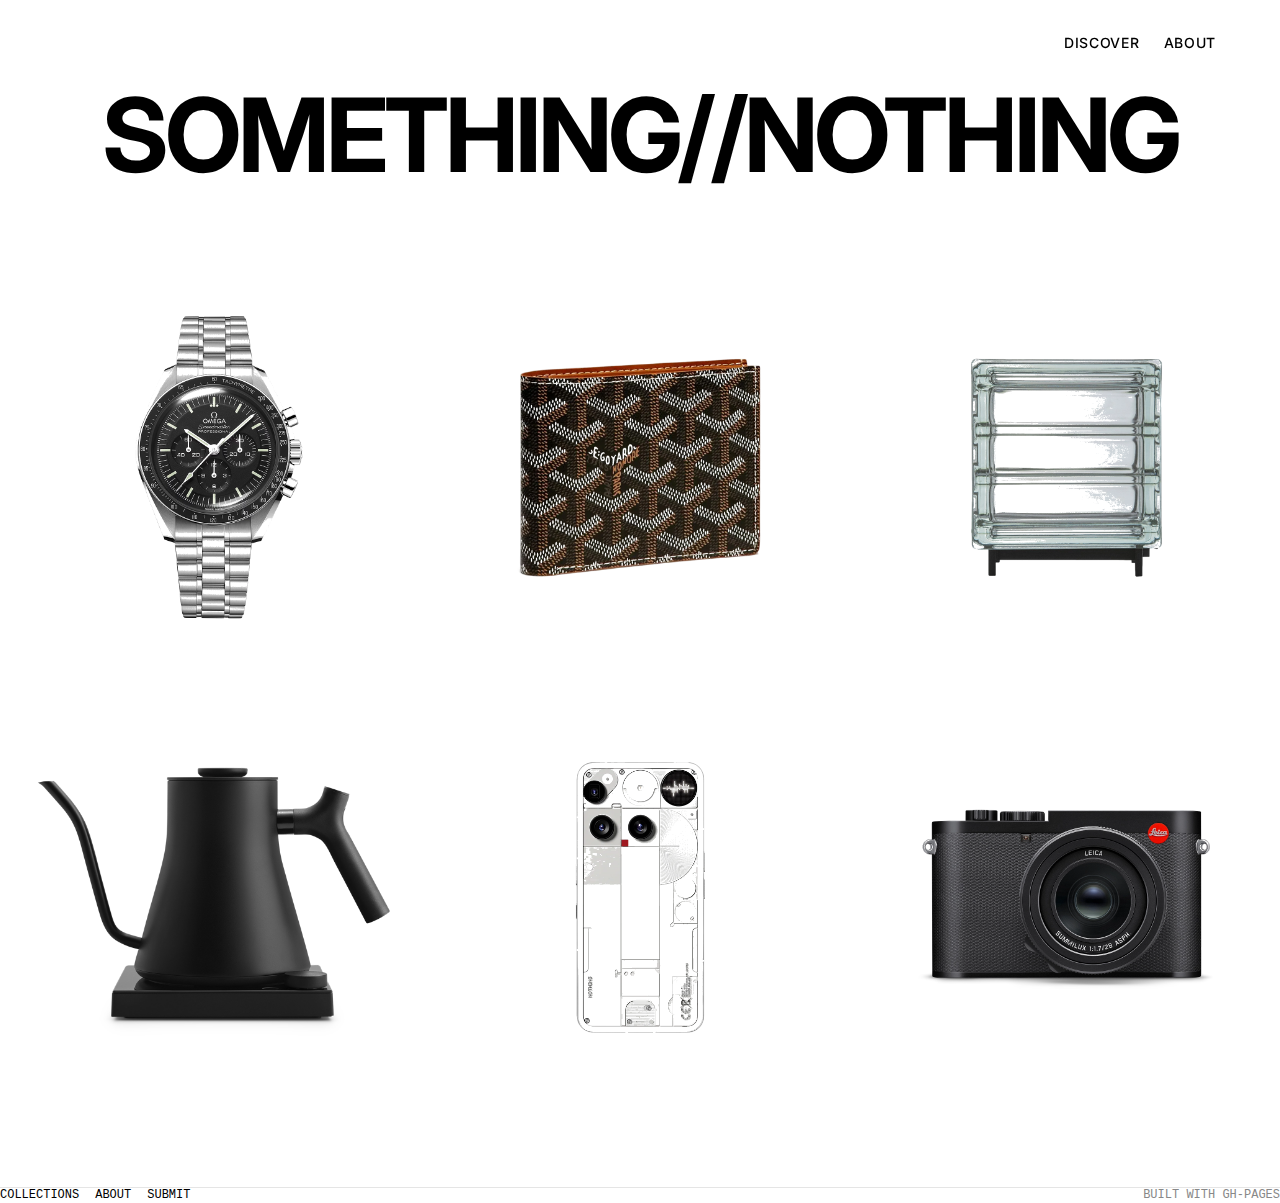
<file: index.html>
<!DOCTYPE html>
<html lang="en">

<head>
  <meta charset="UTF-8">
  <meta name="viewport" content="width=device-width, initial-scale=1.0">
  <title>something//nothing</title>
  <meta name="description" content="A curated directory of intentional essentials.">
  <link rel="stylesheet" href="swiss-minimalist.css">
  <link rel="icon" href="assets/favicon-ma.svg" type="image/svg+xml">
</head>

<body>

  <!-- Header -->
  <div id="header-bg" class="header-bg"></div>
  <header class="header" id="site-header">
    <a href="index.html" class="logo" id="header-logo">something//nothing</a>

    <nav class="header-nav">
      <a href="index.html">Discover</a>
      <a href="about.html">About</a>
    </nav>
  </header>

  <!-- Hero (spacer for fixed header) -->
  <section class="hero" id="hero-section"></section>

  <!-- Main Grid -->
  <main class="container">
    <div class="essentials-grid" id="product-grid">

      <!-- Item 1 -->
      <article class="product-item" data-category="carry">
        <div class="image-container">
          <img src="assets/omega-speedmaster.webp" alt="Omega Speedmaster" loading="lazy">
        </div>
        <div class="product-info">Omega Speedmaster</div>
      </article>

      <!-- Item 2 -->
      <article class="product-item" data-category="carry">
        <div class="image-container">
          <img src="assets/goyard-wallet.webp" alt="Goyard Saint Florentin" loading="lazy">
        </div>
        <div class="product-info">Goyard Wallet</div>
      </article>

      <!-- Item 3 -->
      <article class="product-item" data-category="home">
        <div class="image-container">
          <img src="assets/doric-lamp.webp" alt="Kismas Doric Lamp 01" loading="lazy">
        </div>
        <div class="product-info">Kismas Doric Lamp</div>
      </article>

      <!-- Item 4 -->
      <article class="product-item" data-category="home">
        <div class="image-container">
          <img src="assets/fellow-stagg.webp" alt="Fellow Stagg EKG" loading="lazy">
        </div>
        <div class="product-info">Fellow Stagg EKG</div>
      </article>

      <!-- Item 5 -->
      <article class="product-item" data-category="tech">
        <div class="image-container">
          <img src="assets/nothing-phone.webp" alt="Nothing Phone (3)" loading="lazy">
        </div>
        <div class="product-info">Nothing Phone (3)</div>
      </article>

      <!-- Item 6 -->
      <article class="product-item" data-category="tech">
        <div class="image-container">
          <img src="assets/leica-q3.webp" alt="Leica Q3" loading="lazy">
        </div>
        <div class="product-info">Leica Q3</div>
      </article>

    </div>
  </main>



  <!-- Footer -->
  <footer class="footer">
    <div class="footer-links">
      <a href="#">Collections</a>
      <a href="about.html">About</a>
      <a href="#">Submit</a>
    </div>
    <div class="footer-meta text-mono">
      BUILT WITH GH-PAGES
    </div>
  </footer>

  <script src="swiss-minimalist.js"></script>
</body>

</html>
</file>
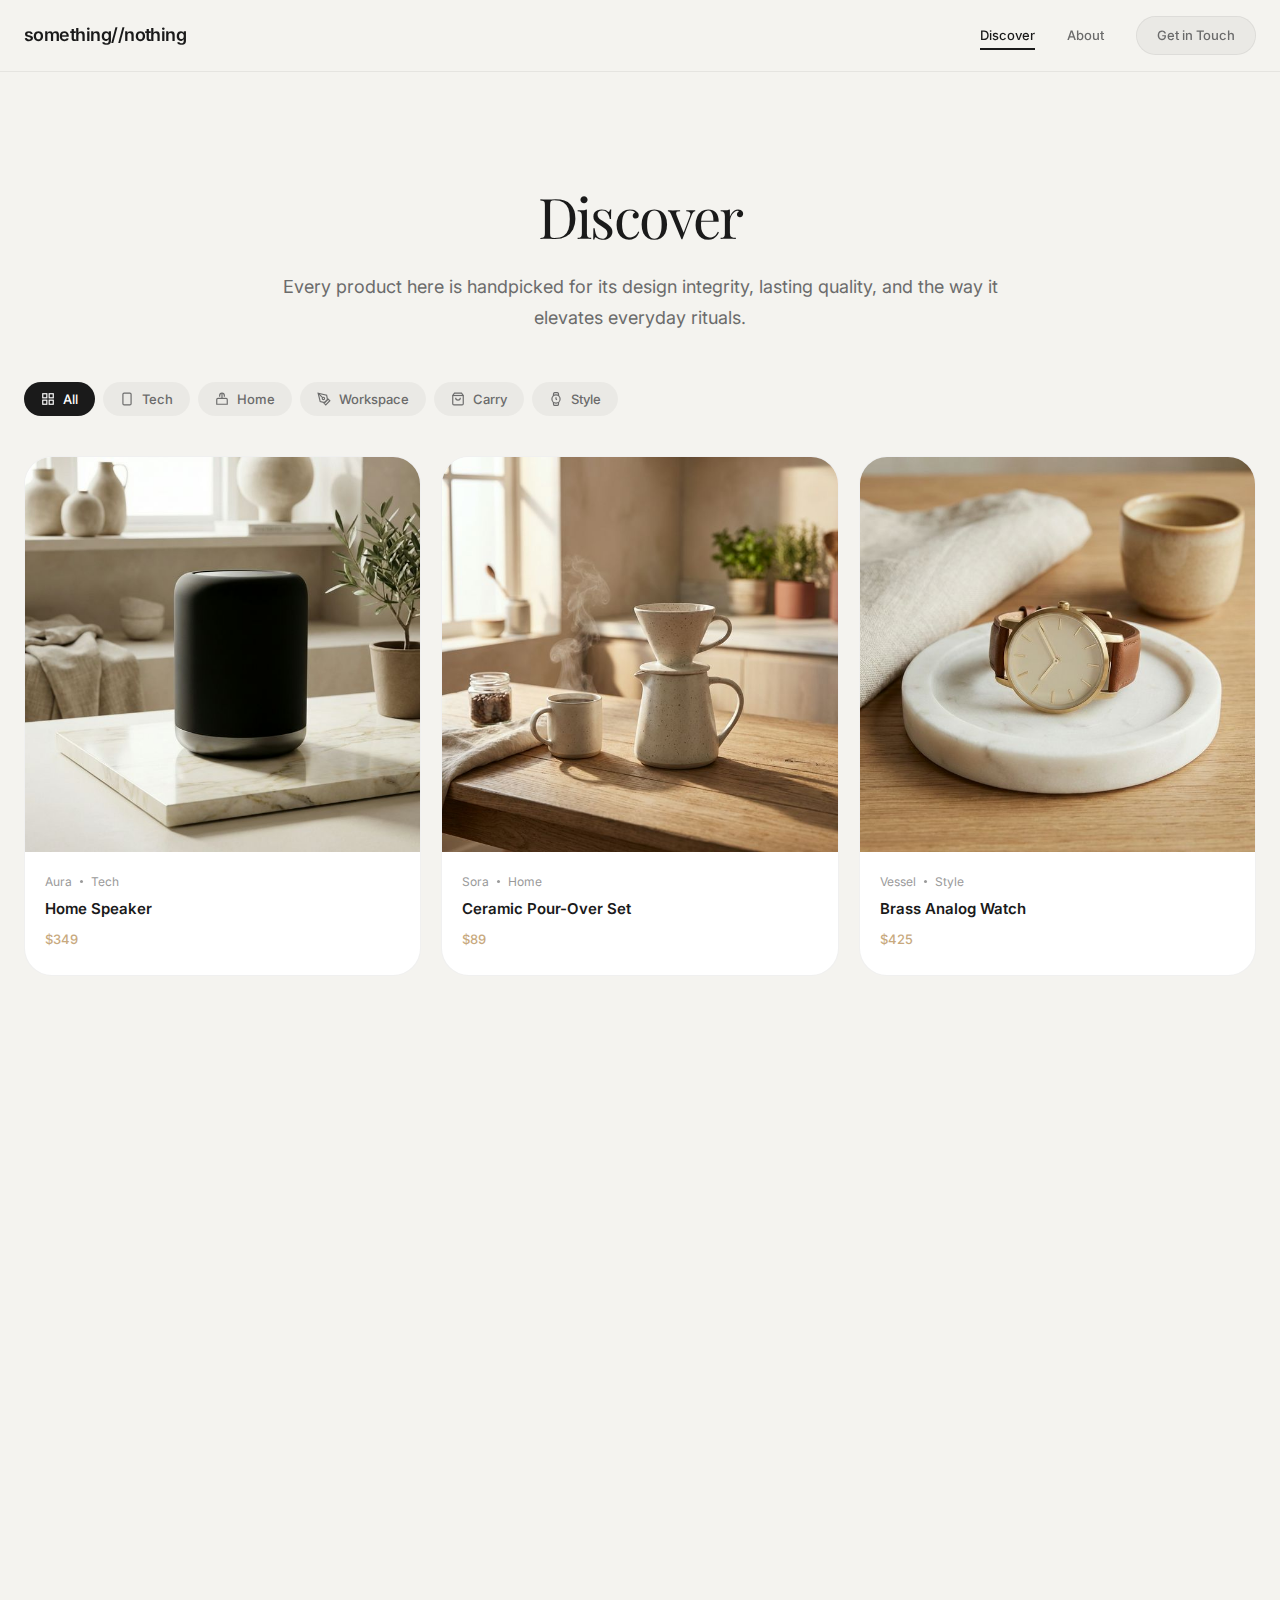
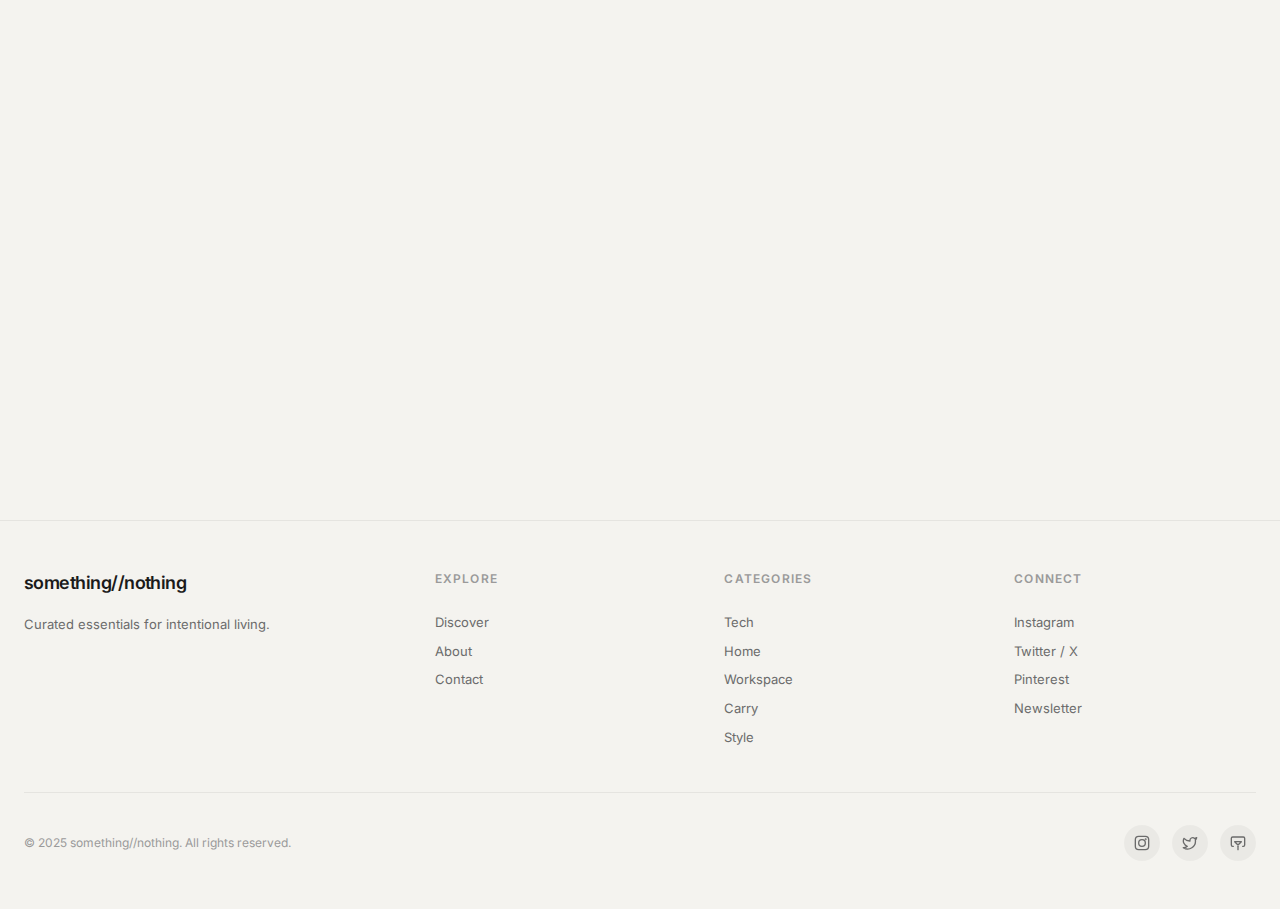
<file: archive/japandi-version/index.html>
<!DOCTYPE html>
<html lang="en">

<head>
  <meta charset="UTF-8">
  <meta name="viewport" content="width=device-width, initial-scale=1.0">
  <title>Discover — something//nothing</title>
  <meta name="description"
    content="Discover our full collection of curated lifestyle products across tech, home, workspace, carry and style.">
  <link rel="stylesheet" href="styles.css">
  <link rel="icon" href="assets/logo.svg" type="image/svg+xml">
</head>

<body>

  <!-- Navigation -->
  <nav class="nav" id="nav">
    <div class="nav-inner">
      <a href="index.html" class="nav-logo">something//nothing</a>
      <div class="nav-links">
        <a href="index.html" class="active">Discover</a>
        <a href="about.html">About</a>
        <a href="contact.html" class="nav-cta">Get in Touch</a>
      </div>
      <button class="nav-hamburger" id="nav-hamburger" aria-label="Toggle menu">
        <span></span>
        <span></span>
        <span></span>
      </button>
    </div>
  </nav>

  <div class="nav-mobile-overlay" id="nav-mobile-overlay">
    <a href="index.html">Discover</a>
    <a href="about.html">About</a>
    <a href="contact.html">Contact</a>
  </div>

  <!-- Page Hero -->
  <section class="page-hero">
    <h1>Discover</h1>
    <p>Every product here is handpicked for its design integrity, lasting quality, and the way it elevates everyday
      rituals.</p>
  </section>

  <!-- Filters -->
  <section class="filters">
    <div class="filter-bar" id="filter-bar">
      <button class="filter-pill active" data-filter="all">
        <svg width="14" height="14" viewBox="0 0 24 24" fill="none" stroke="currentColor" stroke-width="2">
          <rect x="3" y="3" width="7" height="7"></rect>
          <rect x="14" y="3" width="7" height="7"></rect>
          <rect x="14" y="14" width="7" height="7"></rect>
          <rect x="3" y="14" width="7" height="7"></rect>
        </svg>
        All
      </button>
      <button class="filter-pill" data-filter="tech">
        <svg width="14" height="14" viewBox="0 0 24 24" fill="none" stroke="currentColor" stroke-width="2">
          <rect x="5" y="2" width="14" height="20" rx="2" ry="2"></rect>
          <line x1="12" y1="18" x2="12" y2="18"></line>
        </svg>
        Tech
      </button>
      <button class="filter-pill" data-filter="home">
        <svg width="14" height="14" viewBox="0 0 24 24" fill="none" stroke="currentColor" stroke-width="2">
          <path d="M3 21h18v-8a2 2 0 0 0-2-2H5a2 2 0 0 0-2 2v8z"></path>
          <path d="M12 3v8"></path>
          <path d="M8 8V6a4 4 0 0 1 8 0v2"></path>
        </svg>
        Home
      </button>
      <button class="filter-pill" data-filter="workspace">
        <svg width="14" height="14" viewBox="0 0 24 24" fill="none" stroke="currentColor" stroke-width="2">
          <path d="M12 19l7-7 3 3-7 7-3-3z"></path>
          <path d="M18 13l-1.5-7.5L2 2l3.5 14.5L13 18l5-5z"></path>
          <path d="M2 2l7.586 7.586"></path>
          <circle cx="11" cy="11" r="2"></circle>
        </svg>
        Workspace
      </button>
      <button class="filter-pill" data-filter="carry">
        <svg width="14" height="14" viewBox="0 0 24 24" fill="none" stroke="currentColor" stroke-width="2">
          <path d="M6 2L3 6v14a2 2 0 0 0 2 2h14a2 2 0 0 0 2-2V6l-3-4z"></path>
          <line x1="3" y1="6" x2="21" y2="6"></line>
          <path d="M16 10a4 4 0 0 1-8 0"></path>
        </svg>
        Carry
      </button>
      <button class="filter-pill" data-filter="style">
        <svg width="14" height="14" viewBox="0 0 24 24" fill="none" stroke="currentColor" stroke-width="2">
          <circle cx="12" cy="12" r="7"></circle>
          <polyline points="12 9 12 12 13.5 13.5"></polyline>
          <path
            d="M16.51 17.35l-.35 3.83a2 2 0 0 1-2 1.82H9.83a2 2 0 0 1-2-1.82l-.35-3.83m.01-10.7l.35-3.83A2 2 0 0 1 9.83 1h4.35a2 2 0 0 1 2 1.82l.35 3.83">
          </path>
        </svg>
        Style
      </button>
    </div>
  </section>

  <!-- Browse Grid -->
  <div class="browse-grid stagger-children" id="product-grid">

    <article class="product-card animate-on-scroll" data-category="tech">
      <div class="card-image">
        <img src="assets/speaker.png" alt="Aura Home Speaker" loading="lazy">
        <div class="card-arrow">
          <svg viewBox="0 0 24 24" fill="none" stroke="currentColor" stroke-width="2" stroke-linecap="round"
            stroke-linejoin="round">
            <path d="M7 17 17 7" />
            <path d="M7 7h10v10" />
          </svg>
        </div>
      </div>
      <div class="card-content">
        <div class="card-meta"><span>Aura</span><span class="separator"></span><span>Tech</span></div>
        <h3 class="card-title">Home Speaker</h3>
        <span class="card-price">$349</span>
      </div>
    </article>

    <article class="product-card animate-on-scroll" data-category="home">
      <div class="card-image">
        <img src="assets/coffee.png" alt="Sora Ceramic Pour-Over Set" loading="lazy">
        <div class="card-arrow">
          <svg viewBox="0 0 24 24" fill="none" stroke="currentColor" stroke-width="2" stroke-linecap="round"
            stroke-linejoin="round">
            <path d="M7 17 17 7" />
            <path d="M7 7h10v10" />
          </svg>
        </div>
      </div>
      <div class="card-content">
        <div class="card-meta"><span>Sora</span><span class="separator"></span><span>Home</span></div>
        <h3 class="card-title">Ceramic Pour-Over Set</h3>
        <span class="card-price">$89</span>
      </div>
    </article>

    <article class="product-card animate-on-scroll" data-category="style">
      <div class="card-image">
        <img src="assets/watch.png" alt="Vessel Brass Analog Watch" loading="lazy">
        <div class="card-arrow">
          <svg viewBox="0 0 24 24" fill="none" stroke="currentColor" stroke-width="2" stroke-linecap="round"
            stroke-linejoin="round">
            <path d="M7 17 17 7" />
            <path d="M7 7h10v10" />
          </svg>
        </div>
      </div>
      <div class="card-content">
        <div class="card-meta"><span>Vessel</span><span class="separator"></span><span>Style</span></div>
        <h3 class="card-title">Brass Analog Watch</h3>
        <span class="card-price">$425</span>
      </div>
    </article>

    <article class="product-card animate-on-scroll" data-category="workspace">
      <div class="card-image">
        <img src="assets/lamp.png" alt="Lumis Articulated Desk Lamp" loading="lazy">
        <div class="card-arrow">
          <svg viewBox="0 0 24 24" fill="none" stroke="currentColor" stroke-width="2" stroke-linecap="round"
            stroke-linejoin="round">
            <path d="M7 17 17 7" />
            <path d="M7 7h10v10" />
          </svg>
        </div>
      </div>
      <div class="card-content">
        <div class="card-meta"><span>Lumis</span><span class="separator"></span><span>Workspace</span></div>
        <h3 class="card-title">Articulated Desk Lamp</h3>
        <span class="card-price">$189</span>
      </div>
    </article>

    <article class="product-card animate-on-scroll" data-category="carry">
      <div class="card-image">
        <img src="assets/wallet.png" alt="Tanner Bifold Wallet" loading="lazy">
        <div class="card-arrow">
          <svg viewBox="0 0 24 24" fill="none" stroke="currentColor" stroke-width="2" stroke-linecap="round"
            stroke-linejoin="round">
            <path d="M7 17 17 7" />
            <path d="M7 7h10v10" />
          </svg>
        </div>
      </div>
      <div class="card-content">
        <div class="card-meta"><span>Tanner</span><span class="separator"></span><span>Carry</span></div>
        <h3 class="card-title">Bifold Wallet</h3>
        <span class="card-price">$165</span>
      </div>
    </article>

    <article class="product-card animate-on-scroll" data-category="workspace">
      <div class="card-image">
        <img src="assets/keyboard.png" alt="Input Club Mechanical Keyboard" loading="lazy">
        <div class="card-arrow">
          <svg viewBox="0 0 24 24" fill="none" stroke="currentColor" stroke-width="2" stroke-linecap="round"
            stroke-linejoin="round">
            <path d="M7 17 17 7" />
            <path d="M7 7h10v10" />
          </svg>
        </div>
      </div>
      <div class="card-content">
        <div class="card-meta"><span>Input Club</span><span class="separator"></span><span>Workspace</span>
        </div>
        <h3 class="card-title">Mechanical Keyboard</h3>
        <span class="card-price">$289</span>
      </div>
    </article>

    <article class="product-card animate-on-scroll" data-category="carry">
      <div class="card-image">
        <img src="assets/backpack.png" alt="Wander Canvas Roll-Top Pack" loading="lazy">
        <div class="card-arrow">
          <svg viewBox="0 0 24 24" fill="none" stroke="currentColor" stroke-width="2" stroke-linecap="round"
            stroke-linejoin="round">
            <path d="M7 17 17 7" />
            <path d="M7 7h10v10" />
          </svg>
        </div>
      </div>
      <div class="card-content">
        <div class="card-meta"><span>Wander</span><span class="separator"></span><span>Carry</span></div>
        <h3 class="card-title">Canvas Roll-Top Pack</h3>
        <span class="card-price">$245</span>
      </div>
    </article>

    <article class="product-card animate-on-scroll" data-category="home">
      <div class="card-image">
        <img src="assets/vase.png" alt="Forma Ceramic Vase" loading="lazy">
        <div class="card-arrow">
          <svg viewBox="0 0 24 24" fill="none" stroke="currentColor" stroke-width="2" stroke-linecap="round"
            stroke-linejoin="round">
            <path d="M7 17 17 7" />
            <path d="M7 7h10v10" />
          </svg>
        </div>
      </div>
      <div class="card-content">
        <div class="card-meta"><span>Forma</span><span class="separator"></span><span>Home</span></div>
        <h3 class="card-title">Ceramic Vase</h3>
        <span class="card-price">$78</span>
      </div>
    </article>

  </div>

  <!-- Footer -->
  <footer class="footer">
    <div class="footer-inner">
      <div class="footer-brand">
        <a href="index.html" class="nav-logo">something//nothing</a>
        <p>Curated essentials for intentional living.</p>
      </div>
      <div class="footer-col">
        <h4>Explore</h4>
        <a href="index.html">Discover</a>
        <a href="about.html">About</a>
        <a href="contact.html">Contact</a>
      </div>
      <div class="footer-col">
        <h4>Categories</h4>
        <a href="index.html">Tech</a>
        <a href="index.html">Home</a>
        <a href="index.html">Workspace</a>
        <a href="index.html">Carry</a>
        <a href="index.html">Style</a>
      </div>
      <div class="footer-col">
        <h4>Connect</h4>
        <a href="#">Instagram</a>
        <a href="#">Twitter / X</a>
        <a href="#">Pinterest</a>
        <a href="#">Newsletter</a>
      </div>
    </div>
    <div class="footer-bottom">
      <p>&copy; 2025 something//nothing. All rights reserved.</p>
      <div class="footer-socials">
        <a href="#" aria-label="Instagram"><svg viewBox="0 0 24 24" fill="none" stroke="currentColor" stroke-width="2"
            stroke-linecap="round" stroke-linejoin="round">
            <rect width="20" height="20" x="2" y="2" rx="5" />
            <circle cx="12" cy="12" r="5" />
            <circle cx="17.5" cy="6.5" r=".5" fill="currentColor" />
          </svg></a>
        <a href="#" aria-label="Twitter"><svg viewBox="0 0 24 24" fill="none" stroke="currentColor" stroke-width="2"
            stroke-linecap="round" stroke-linejoin="round">
            <path
              d="M22 4s-.7 2.1-2 3.4c1.6 10-9.4 17.3-18 11.6 2.2.1 4.4-.6 6-2C3 15.5.5 9.6 3 5c2.2 2.6 5.6 4.1 9 4-.9-4.2 4-6.6 7-3.8 1.1 0 3-1.2 3-1.2z" />
          </svg></a>
        <a href="#" aria-label="Pinterest"><svg viewBox="0 0 24 24" fill="none" stroke="currentColor" stroke-width="2"
            stroke-linecap="round" stroke-linejoin="round">
            <line x1="12" x2="12" y1="17" y2="22" />
            <path d="M5 17H4a2 2 0 0 1-2-2V5a2 2 0 0 1 2-2h16a2 2 0 0 1 2 2v10a2 2 0 0 1-2 2h-1" />
            <polygon points="12 15 17 10 7 10 12 15" />
          </svg></a>
      </div>
    </div>
  </footer>

  <script src="script.js"></script>
</body>

</html>
</file>
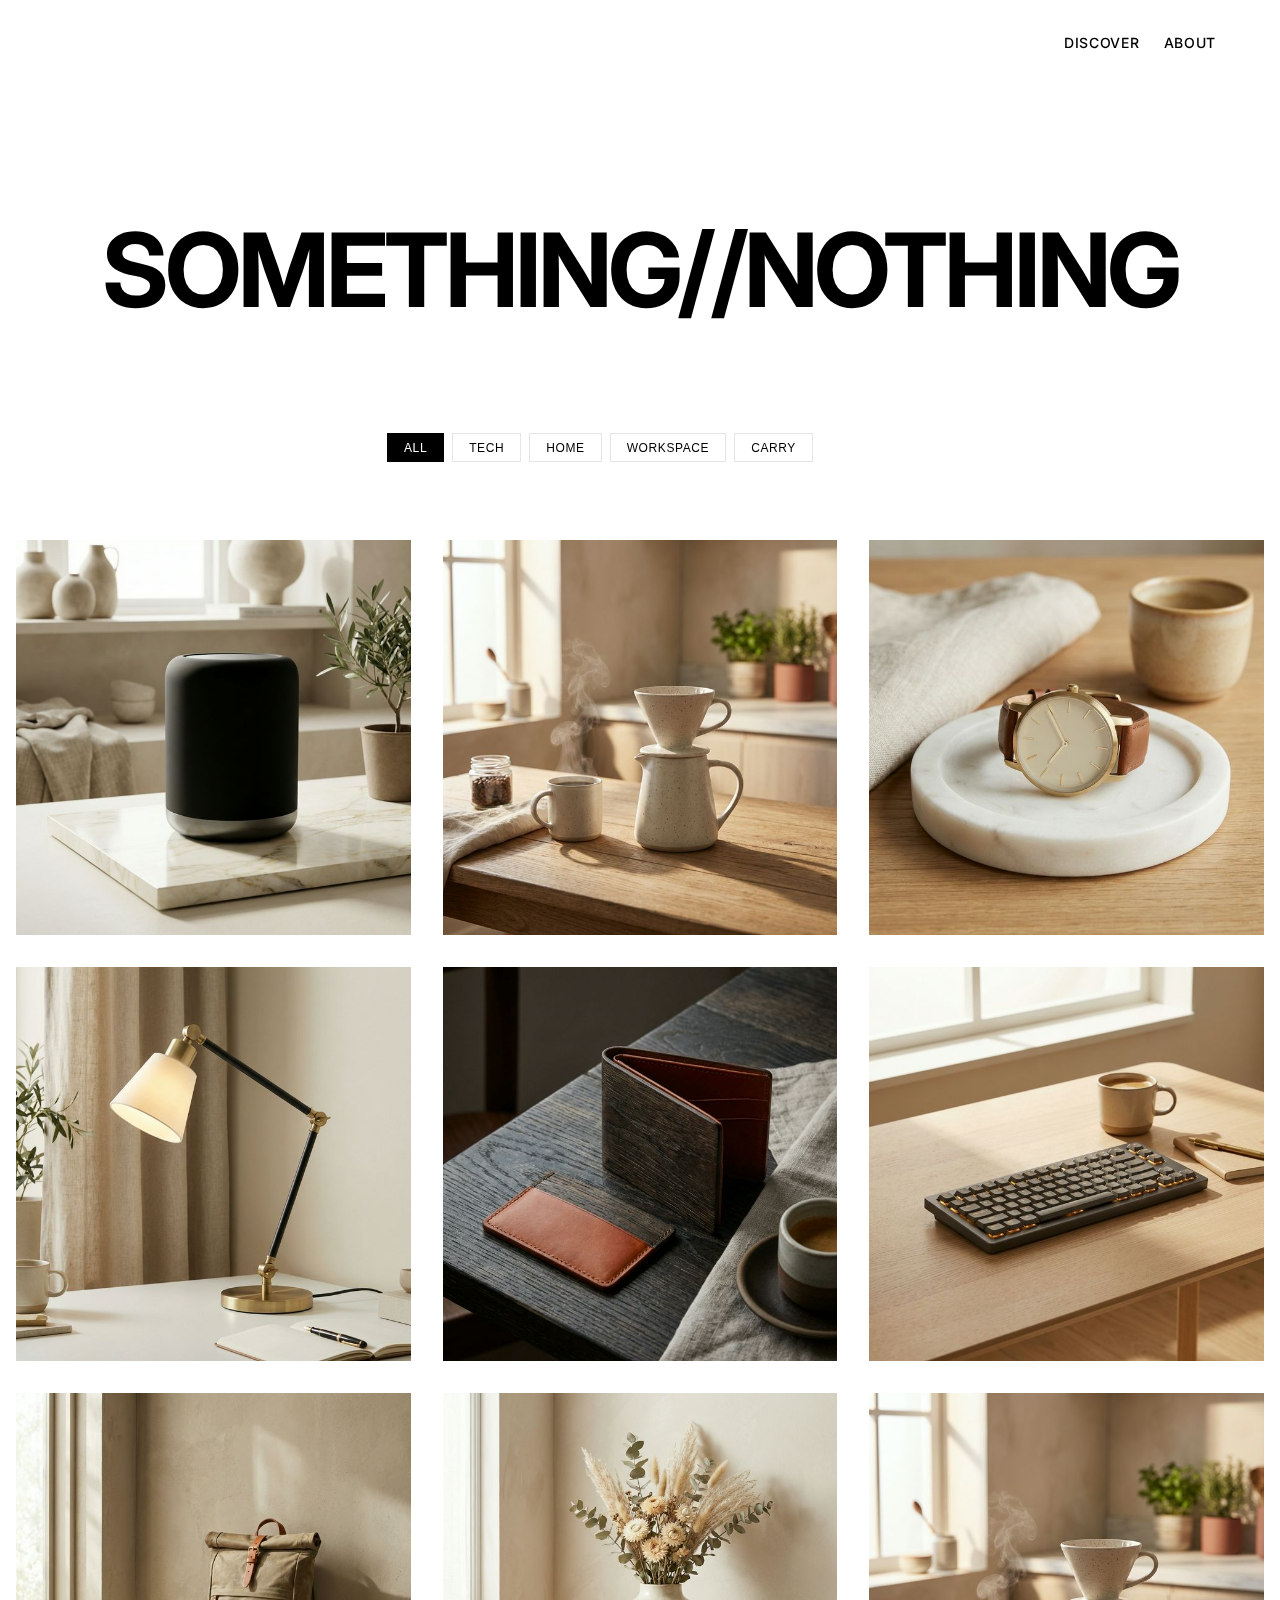
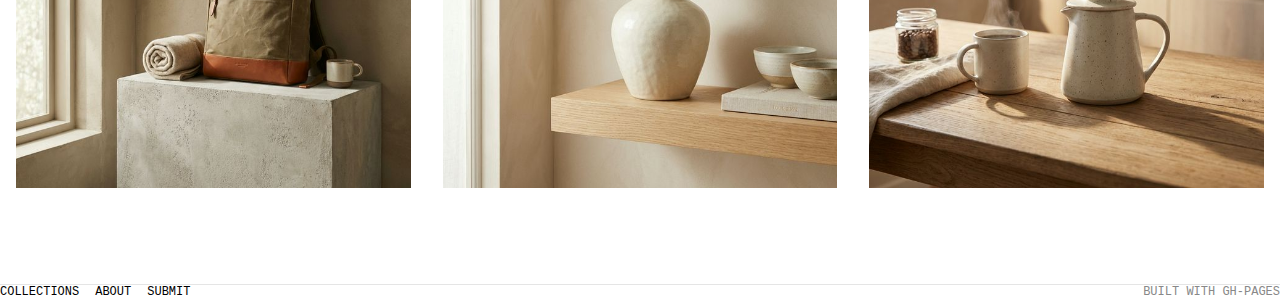
<file: archive/swiss-minimalist/index.html>
<!DOCTYPE html>
<html lang="en">

<head>
  <meta charset="UTF-8">
  <meta name="viewport" content="width=device-width, initial-scale=1.0">
  <title>something//nothing — Curated Essentials</title>
  <meta name="description" content="A curated directory of intentional essentials.">
  <link rel="stylesheet" href="styles.css">
  <link rel="icon" href="assets/logo.svg" type="image/svg+xml">
</head>

<body>

  <!-- Header -->
  <div id="header-bg" class="header-bg"></div>
  <header class="header" id="site-header">
    <a href="index.html" class="logo" id="header-logo">something//nothing</a>

    <nav class="header-nav">
      <a href="index.html">Discover</a>
      <a href="about.html">About</a>
    </nav>
  </header>

  <!-- Hero -->
  <section class="hero" id="hero-section">
    <!-- Filter Bar (Transitions to sticky header on scroll) -->
    <div class="filter-bar" id="filter-bar">
      <button class="filter-pill active" data-filter="all">All</button>
      <button class="filter-pill" data-filter="tech">Tech</button>
      <button class="filter-pill" data-filter="home">Home</button>
      <button class="filter-pill" data-filter="workspace">Workspace</button>
      <button class="filter-pill" data-filter="carry">Carry</button>
    </div>
  </section>

  <!-- Main Grid -->
  <main class="container">
    <div class="essentials-grid" id="product-grid">

      <!-- Item 1 -->
      <article class="product-item" data-category="tech">
        <img src="assets/speaker.png" alt="Aura Home Speaker" loading="lazy">
        <div class="product-info">Aura Speaker</div>
      </article>

      <!-- Item 2 -->
      <article class="product-item" data-category="home">
        <img src="assets/coffee.png" alt="Sora Ceramic Pour-Over" loading="lazy">
        <div class="product-info">Sora Pour-Over</div>
      </article>

      <!-- Item 3 -->
      <article class="product-item" data-category="carry">
        <img src="assets/watch.png" alt="Vessel Brass Watch" loading="lazy">
        <div class="product-info">Vessel Watch</div>
      </article>

      <!-- Item 4 -->
      <article class="product-item" data-category="workspace">
        <img src="assets/lamp.png" alt="Lumis Desk Lamp" loading="lazy">
        <div class="product-info">Lumis Lamp</div>
      </article>

      <!-- Item 5 -->
      <article class="product-item" data-category="carry">
        <img src="assets/wallet.png" alt="Tanner Wallet" loading="lazy">
        <div class="product-info">Tanner Wallet</div>
      </article>

      <!-- Item 6 -->
      <article class="product-item" data-category="workspace">
        <img src="assets/keyboard.png" alt="Mechanical Keyboard" loading="lazy">
        <div class="product-info">Input Keyboard</div>
      </article>

      <!-- Item 7 -->
      <article class="product-item" data-category="carry">
        <img src="assets/backpack.png" alt="Canvas Pack" loading="lazy">
        <div class="product-info">Wander Pack</div>
      </article>

      <!-- Item 8 -->
      <article class="product-item" data-category="home">
        <img src="assets/vase.png" alt="Ceramic Vase" loading="lazy">
        <div class="product-info">Forma Vase</div>
      </article>

      <!-- Item 9 (Placeholder to fill grid) -->
      <article class="product-item" data-category="home">
        <img src="assets/coffee.png" alt="Kinto Tumbler" loading="lazy">
        <div class="product-info">Kinto Tumbler</div>
      </article>

    </div>
  </main>

  <!-- Footer -->
  <footer class="footer">
    <div class="footer-links">
      <a href="#">Collections</a>
      <a href="about.html">About</a>
      <a href="#">Submit</a>
    </div>
    <div class="footer-meta text-mono">
      BUILT WITH GH-PAGES
    </div>
  </footer>

  <!-- Script for Logo Transition -->
  <script src="script.js"></script>
</body>

</html>
</file>
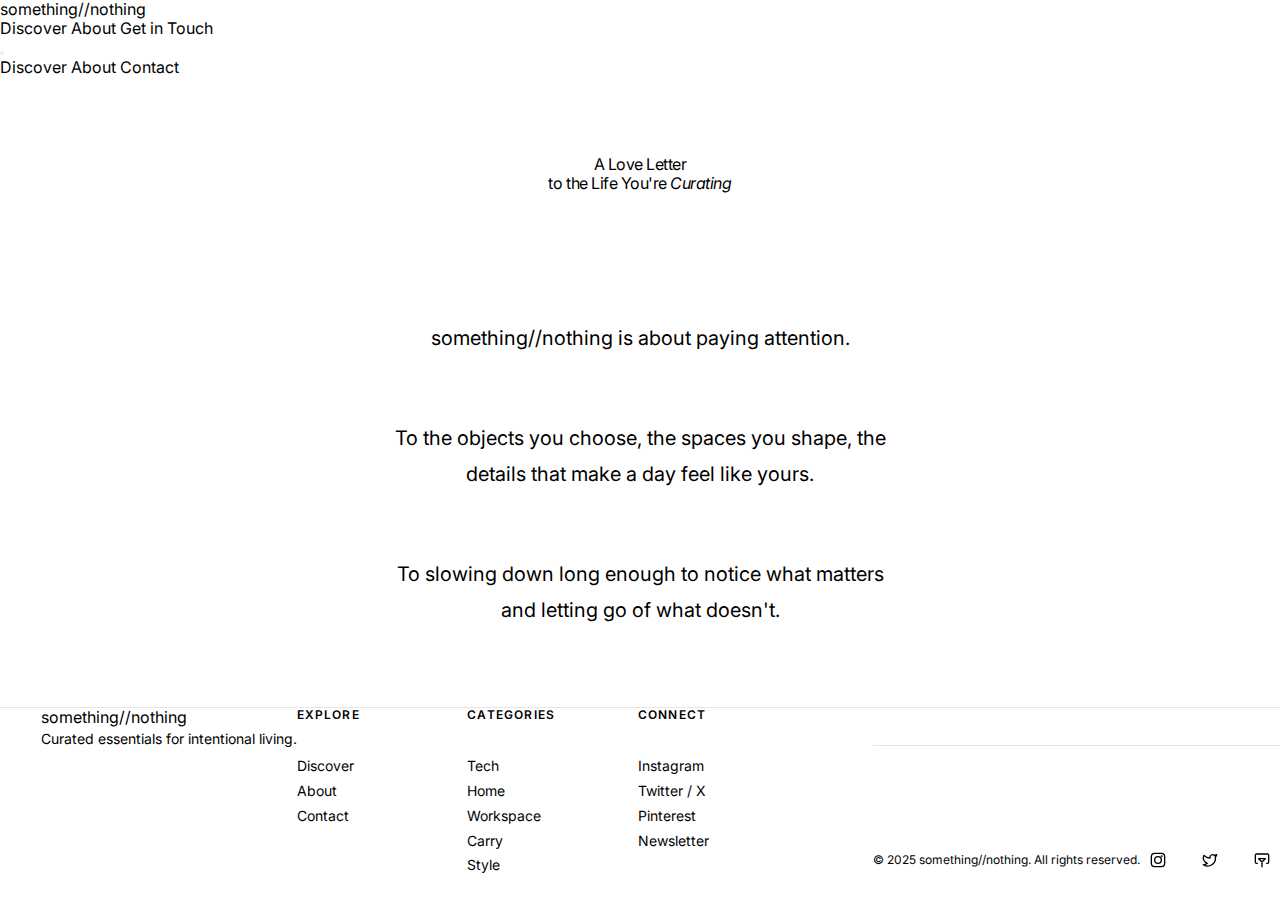
<file: about.html>
<!DOCTYPE html>
<html lang="en">

<head>
    <meta charset="UTF-8">
    <meta name="viewport" content="width=device-width, initial-scale=1.0">
    <title>About — something//nothing</title>
    <meta name="description"
        content="something//nothing is a lifestyle studio dedicated to discovering timeless, design-led products for intentional living.">
    <link rel="stylesheet" href="swiss-minimalist.css">
    <link rel="icon" href="assets/logo.svg" type="image/svg+xml">
</head>

<body>

    <!-- Navigation -->
    <nav class="nav" id="nav">
        <div class="nav-inner">
            <a href="index.html" class="nav-logo">something//nothing</a>
            <div class="nav-links">
                <a href="index.html">Discover</a>
                <a href="about.html" class="active">About</a>
                <a href="contact.html" class="nav-cta">Get in Touch</a>
            </div>
            <button class="nav-hamburger" id="nav-hamburger" aria-label="Toggle menu">
                <span></span><span></span><span></span>
            </button>
        </div>
    </nav>

    <div class="nav-mobile-overlay" id="nav-mobile-overlay">
        <a href="index.html">Discover</a>
        <a href="about.html">About</a>
        <a href="contact.html">Contact</a>
    </div>

    <!-- About -->
    <section class="page-hero"
        style="min-height: 70vh; display: flex; flex-direction: column; justify-content: center;">
        <h1>A Love Letter<br>to the Life You're <em>Curating</em></h1>
        <p style="max-width: 520px; margin: var(--space-6) auto 0; line-height: 1.8;">
            something//nothing is about paying attention.
        </p>
        <p style="max-width: 520px; margin: var(--space-6) auto 0; line-height: 1.8;">
            To the objects you choose, the spaces you shape, the details
            that make a day feel like yours.
        </p>
        <p style="max-width: 520px; margin: var(--space-6) auto 0; line-height: 1.8;">
            To slowing down long enough to notice what matters and letting go of what doesn't.
        </p>
    </section>


    <!-- Footer -->
    <footer class="footer">
        <div class="footer-inner">
            <div class="footer-brand">
                <a href="index.html" class="nav-logo">something//nothing</a>
                <p>Curated essentials for intentional living.</p>
            </div>
            <div class="footer-col">
                <h4>Explore</h4>
                <a href="index.html">Discover</a>
                <a href="about.html">About</a>
                <a href="contact.html">Contact</a>
            </div>
            <div class="footer-col">
                <h4>Categories</h4>
                <a href="index.html">Tech</a>
                <a href="index.html">Home</a>
                <a href="index.html">Workspace</a>
                <a href="index.html">Carry</a>
                <a href="index.html">Style</a>
            </div>
            <div class="footer-col">
                <h4>Connect</h4>
                <a href="#">Instagram</a>
                <a href="#">Twitter / X</a>
                <a href="#">Pinterest</a>
                <a href="#">Newsletter</a>
            </div>
        </div>
        <div class="footer-bottom">
            <p>&copy; 2025 something//nothing. All rights reserved.</p>
            <div class="footer-socials">
                <a href="#" aria-label="Instagram"><svg viewBox="0 0 24 24" fill="none" stroke="currentColor"
                        stroke-width="2" stroke-linecap="round" stroke-linejoin="round">
                        <rect width="20" height="20" x="2" y="2" rx="5" />
                        <circle cx="12" cy="12" r="5" />
                        <circle cx="17.5" cy="6.5" r=".5" fill="currentColor" />
                    </svg></a>
                <a href="#" aria-label="Twitter"><svg viewBox="0 0 24 24" fill="none" stroke="currentColor"
                        stroke-width="2" stroke-linecap="round" stroke-linejoin="round">
                        <path
                            d="M22 4s-.7 2.1-2 3.4c1.6 10-9.4 17.3-18 11.6 2.2.1 4.4-.6 6-2C3 15.5.5 9.6 3 5c2.2 2.6 5.6 4.1 9 4-.9-4.2 4-6.6 7-3.8 1.1 0 3-1.2 3-1.2z" />
                    </svg></a>
                <a href="#" aria-label="Pinterest"><svg viewBox="0 0 24 24" fill="none" stroke="currentColor"
                        stroke-width="2" stroke-linecap="round" stroke-linejoin="round">
                        <line x1="12" x2="12" y1="17" y2="22" />
                        <path d="M5 17H4a2 2 0 0 1-2-2V5a2 2 0 0 1 2-2h16a2 2 0 0 1 2 2v10a2 2 0 0 1-2 2h-1" />
                        <polygon points="12 15 17 10 7 10 12 15" />
                    </svg></a>
            </div>
        </div>
    </footer>

    <div class="toast" id="toast">Thanks for subscribing! 🎉</div>
    <script src="swiss-minimalist.js"></script>
</body>

</html>
</file>
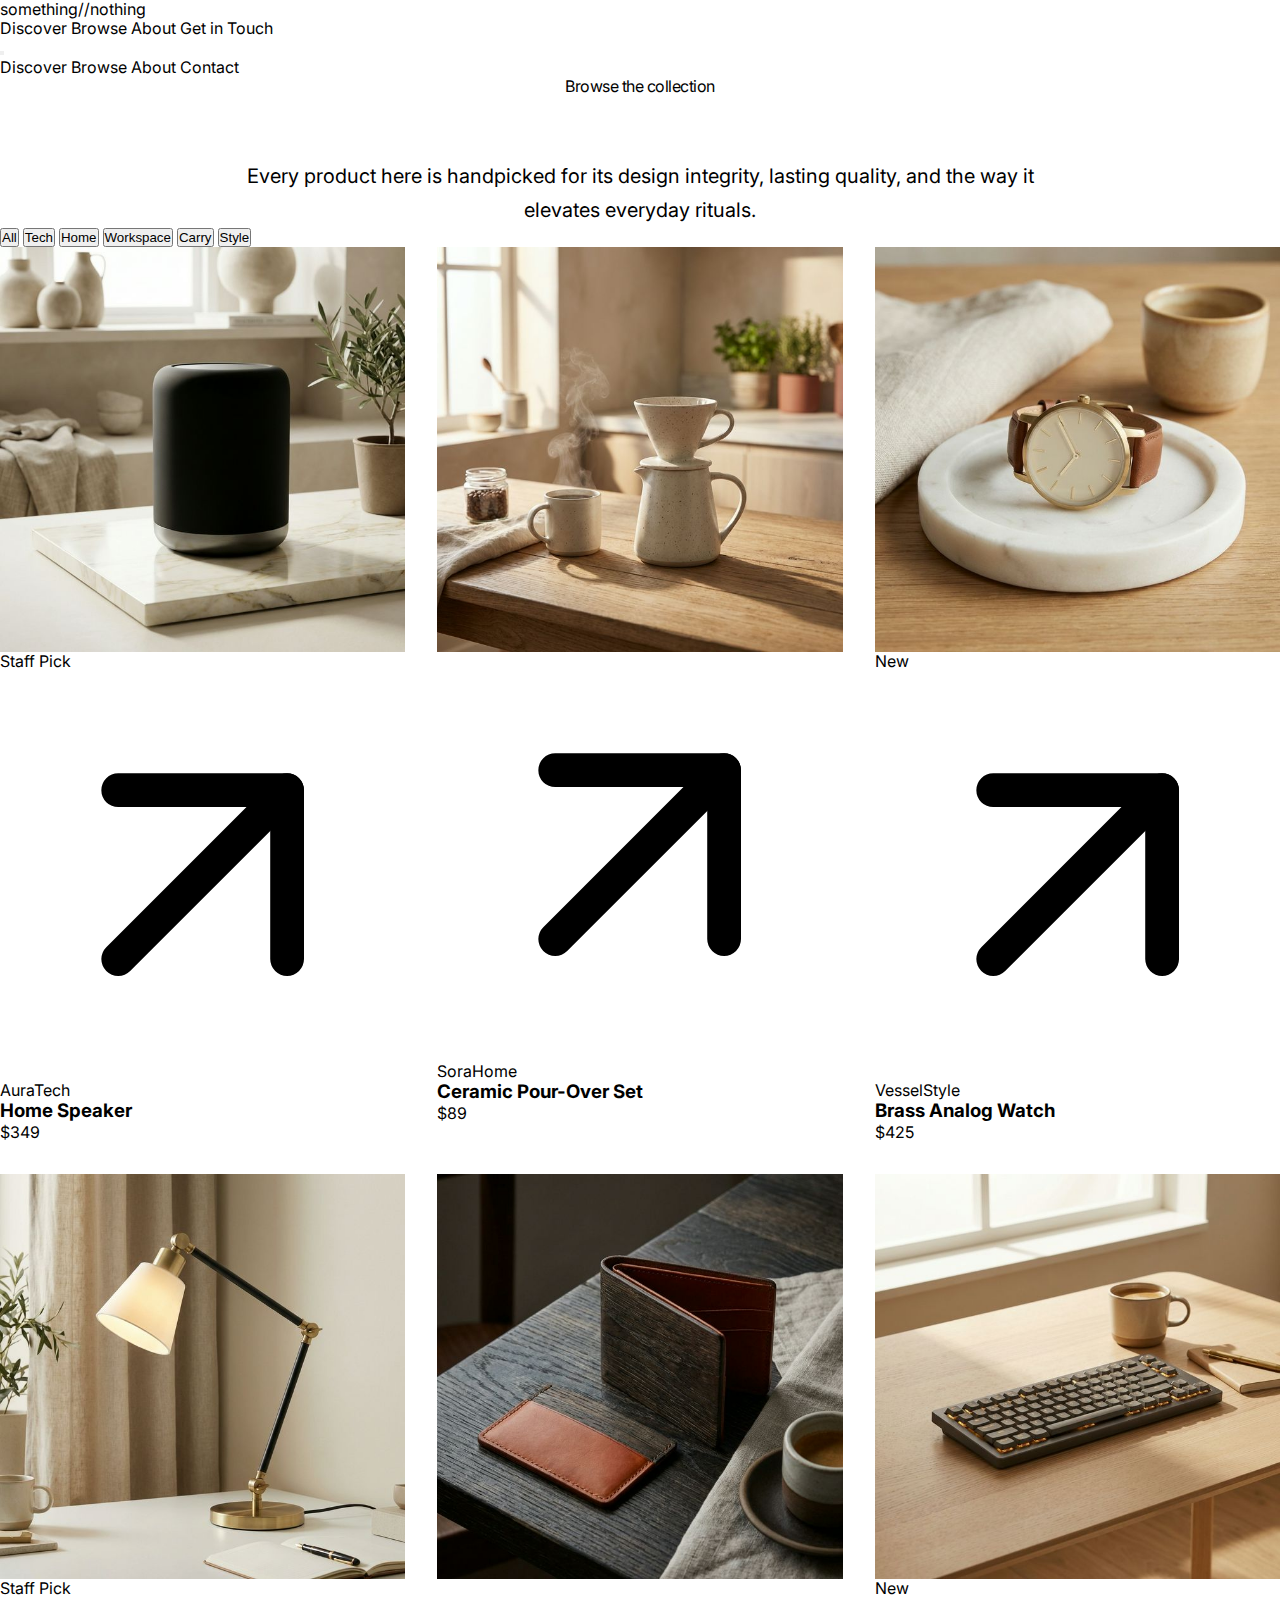
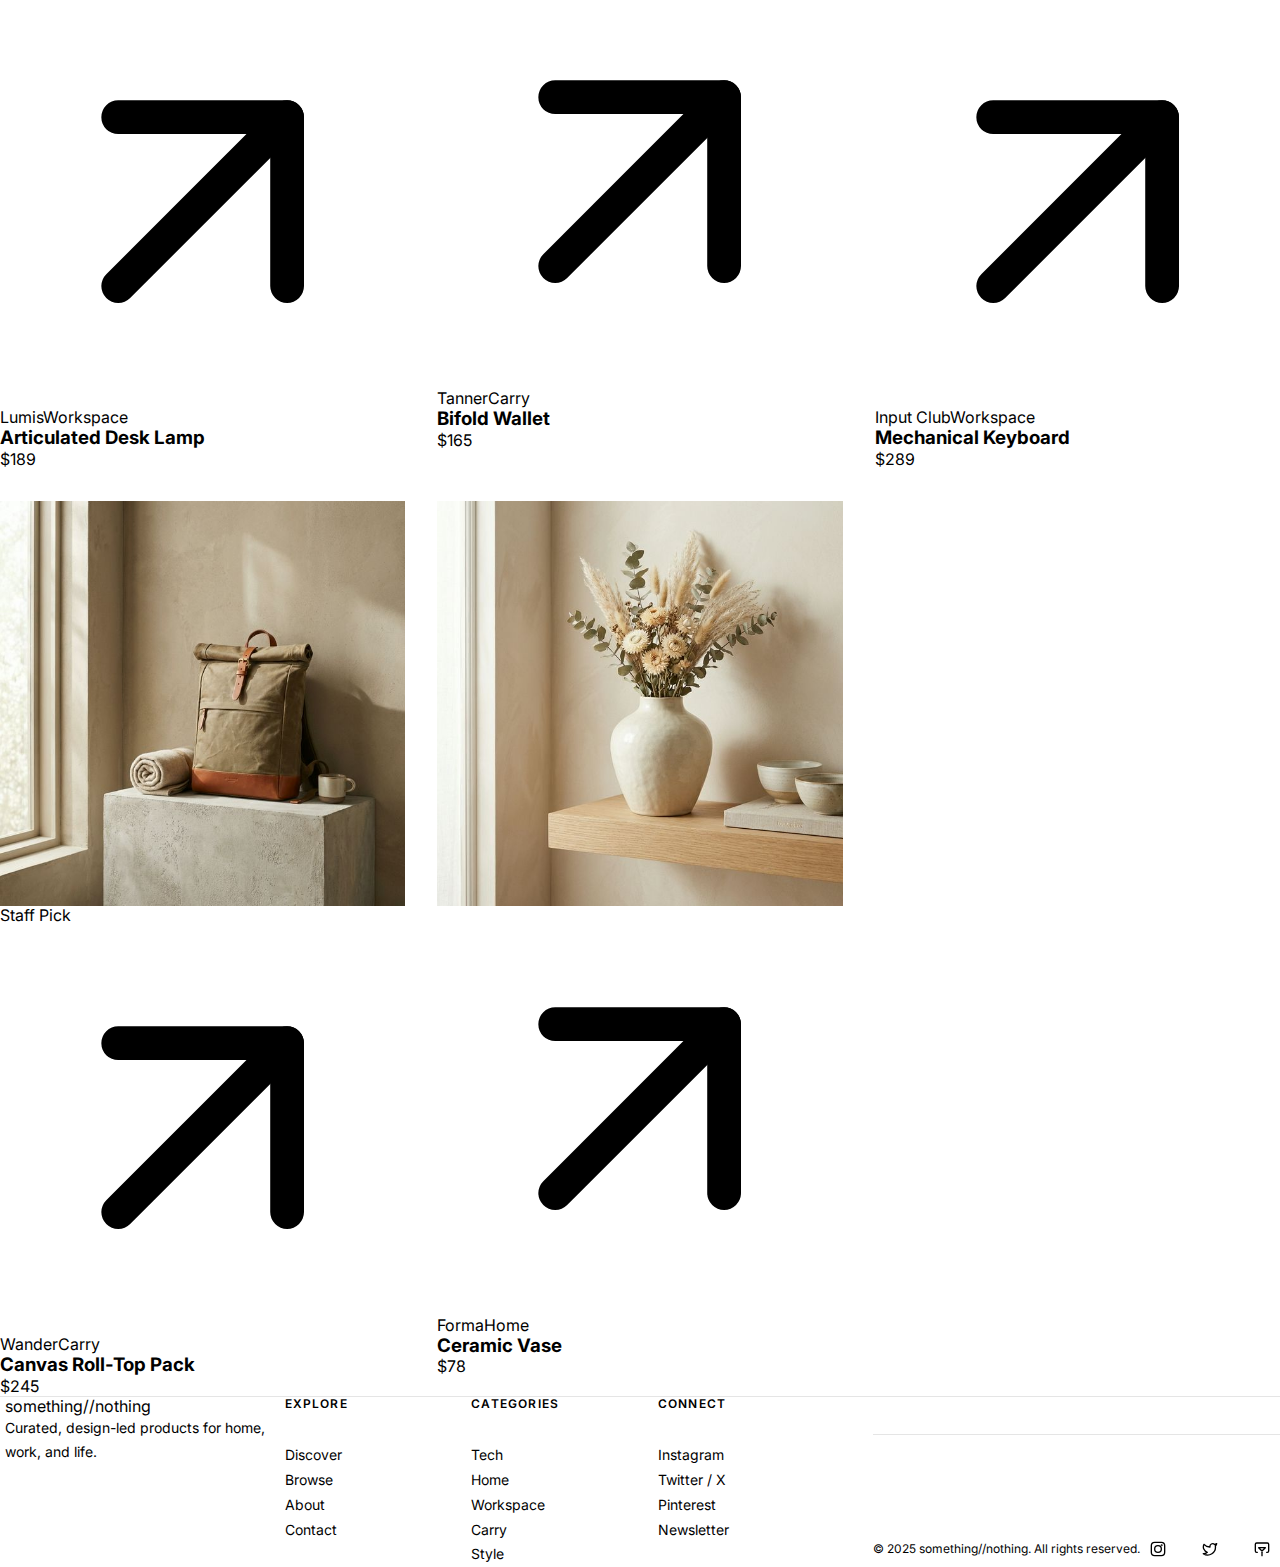
<file: browse.html>
<!DOCTYPE html>
<html lang="en">

<head>
    <meta charset="UTF-8">
    <meta name="viewport" content="width=device-width, initial-scale=1.0">
    <title>Browse — something//nothing</title>
    <meta name="description"
        content="Browse our full collection of curated lifestyle products across tech, home, workspace, carry and style.">
    <link rel="stylesheet" href="styles.css">
    <link rel="icon"
        href="assets/logo.svg" type="image/svg+xml">
</head>

<body>

    <!-- Navigation -->
    <nav class="nav" id="nav">
        <div class="nav-inner">
            <a href="index.html" class="nav-logo">
                
                something//nothing
            </a>
            <div class="nav-links">
                <a href="index.html">Discover</a>
                <a href="browse.html" class="active">Browse</a>
                <a href="about.html">About</a>
                <a href="contact.html" class="nav-cta">Get in Touch</a>
            </div>
            <button class="nav-hamburger" id="nav-hamburger" aria-label="Toggle menu">
                <span></span>
                <span></span>
                <span></span>
            </button>
        </div>
    </nav>

    <div class="nav-mobile-overlay" id="nav-mobile-overlay">
        <a href="index.html">Discover</a>
        <a href="browse.html">Browse</a>
        <a href="about.html">About</a>
        <a href="contact.html">Contact</a>
    </div>

    <!-- Page Hero -->
    <section class="page-hero">
        <h1>Browse the collection</h1>
        <p>Every product here is handpicked for its design integrity, lasting quality, and the way it elevates everyday
            rituals.</p>
    </section>

    <!-- Filters -->
    <section class="filters">
        <div class="filter-bar" id="filter-bar">
            <button class="filter-pill active" data-filter="all">All</button>
            <button class="filter-pill" data-filter="tech">Tech</button>
            <button class="filter-pill" data-filter="home">Home</button>
            <button class="filter-pill" data-filter="workspace">Workspace</button>
            <button class="filter-pill" data-filter="carry">Carry</button>
            <button class="filter-pill" data-filter="style">Style</button>
        </div>
    </section>

    <!-- Browse Grid -->
    <div class="browse-grid stagger-children" id="product-grid">

        <article class="product-card animate-on-scroll" data-category="tech">
            <div class="card-image">
                <img src="assets/speaker.png" alt="Aura Home Speaker" loading="lazy">
                <span class="card-badge">Staff Pick</span>
                <div class="card-arrow">
                    <svg viewBox="0 0 24 24" fill="none" stroke="currentColor" stroke-width="2" stroke-linecap="round"
                        stroke-linejoin="round">
                        <path d="M7 17 17 7" />
                        <path d="M7 7h10v10" />
                    </svg>
                </div>
            </div>
            <div class="card-content">
                <div class="card-meta"><span>Aura</span><span class="separator"></span><span>Tech</span></div>
                <h3 class="card-title">Home Speaker</h3>
                <span class="card-price">$349</span>
            </div>
        </article>

        <article class="product-card animate-on-scroll" data-category="home">
            <div class="card-image">
                <img src="assets/coffee.png" alt="Sora Ceramic Pour-Over Set" loading="lazy">
                <div class="card-arrow">
                    <svg viewBox="0 0 24 24" fill="none" stroke="currentColor" stroke-width="2" stroke-linecap="round"
                        stroke-linejoin="round">
                        <path d="M7 17 17 7" />
                        <path d="M7 7h10v10" />
                    </svg>
                </div>
            </div>
            <div class="card-content">
                <div class="card-meta"><span>Sora</span><span class="separator"></span><span>Home</span></div>
                <h3 class="card-title">Ceramic Pour-Over Set</h3>
                <span class="card-price">$89</span>
            </div>
        </article>

        <article class="product-card animate-on-scroll" data-category="style">
            <div class="card-image">
                <img src="assets/watch.png" alt="Vessel Brass Analog Watch" loading="lazy">
                <span class="card-badge">New</span>
                <div class="card-arrow">
                    <svg viewBox="0 0 24 24" fill="none" stroke="currentColor" stroke-width="2" stroke-linecap="round"
                        stroke-linejoin="round">
                        <path d="M7 17 17 7" />
                        <path d="M7 7h10v10" />
                    </svg>
                </div>
            </div>
            <div class="card-content">
                <div class="card-meta"><span>Vessel</span><span class="separator"></span><span>Style</span></div>
                <h3 class="card-title">Brass Analog Watch</h3>
                <span class="card-price">$425</span>
            </div>
        </article>

        <article class="product-card animate-on-scroll" data-category="workspace">
            <div class="card-image">
                <img src="assets/lamp.png" alt="Lumis Articulated Desk Lamp" loading="lazy">
                <span class="card-badge">Staff Pick</span>
                <div class="card-arrow">
                    <svg viewBox="0 0 24 24" fill="none" stroke="currentColor" stroke-width="2" stroke-linecap="round"
                        stroke-linejoin="round">
                        <path d="M7 17 17 7" />
                        <path d="M7 7h10v10" />
                    </svg>
                </div>
            </div>
            <div class="card-content">
                <div class="card-meta"><span>Lumis</span><span class="separator"></span><span>Workspace</span></div>
                <h3 class="card-title">Articulated Desk Lamp</h3>
                <span class="card-price">$189</span>
            </div>
        </article>

        <article class="product-card animate-on-scroll" data-category="carry">
            <div class="card-image">
                <img src="assets/wallet.png" alt="Tanner Bifold Wallet" loading="lazy">
                <div class="card-arrow">
                    <svg viewBox="0 0 24 24" fill="none" stroke="currentColor" stroke-width="2" stroke-linecap="round"
                        stroke-linejoin="round">
                        <path d="M7 17 17 7" />
                        <path d="M7 7h10v10" />
                    </svg>
                </div>
            </div>
            <div class="card-content">
                <div class="card-meta"><span>Tanner</span><span class="separator"></span><span>Carry</span></div>
                <h3 class="card-title">Bifold Wallet</h3>
                <span class="card-price">$165</span>
            </div>
        </article>

        <article class="product-card animate-on-scroll" data-category="workspace">
            <div class="card-image">
                <img src="assets/keyboard.png" alt="Input Club Mechanical Keyboard" loading="lazy">
                <span class="card-badge">New</span>
                <div class="card-arrow">
                    <svg viewBox="0 0 24 24" fill="none" stroke="currentColor" stroke-width="2" stroke-linecap="round"
                        stroke-linejoin="round">
                        <path d="M7 17 17 7" />
                        <path d="M7 7h10v10" />
                    </svg>
                </div>
            </div>
            <div class="card-content">
                <div class="card-meta"><span>Input Club</span><span class="separator"></span><span>Workspace</span>
                </div>
                <h3 class="card-title">Mechanical Keyboard</h3>
                <span class="card-price">$289</span>
            </div>
        </article>

        <article class="product-card animate-on-scroll" data-category="carry">
            <div class="card-image">
                <img src="assets/backpack.png" alt="Wander Canvas Roll-Top Pack" loading="lazy">
                <span class="card-badge">Staff Pick</span>
                <div class="card-arrow">
                    <svg viewBox="0 0 24 24" fill="none" stroke="currentColor" stroke-width="2" stroke-linecap="round"
                        stroke-linejoin="round">
                        <path d="M7 17 17 7" />
                        <path d="M7 7h10v10" />
                    </svg>
                </div>
            </div>
            <div class="card-content">
                <div class="card-meta"><span>Wander</span><span class="separator"></span><span>Carry</span></div>
                <h3 class="card-title">Canvas Roll-Top Pack</h3>
                <span class="card-price">$245</span>
            </div>
        </article>

        <article class="product-card animate-on-scroll" data-category="home">
            <div class="card-image">
                <img src="assets/vase.png" alt="Forma Ceramic Vase" loading="lazy">
                <div class="card-arrow">
                    <svg viewBox="0 0 24 24" fill="none" stroke="currentColor" stroke-width="2" stroke-linecap="round"
                        stroke-linejoin="round">
                        <path d="M7 17 17 7" />
                        <path d="M7 7h10v10" />
                    </svg>
                </div>
            </div>
            <div class="card-content">
                <div class="card-meta"><span>Forma</span><span class="separator"></span><span>Home</span></div>
                <h3 class="card-title">Ceramic Vase</h3>
                <span class="card-price">$78</span>
            </div>
        </article>

    </div>

    <!-- Footer -->
    <footer class="footer">
        <div class="footer-inner">
            <div class="footer-brand">
                <a href="index.html" class="nav-logo">something//nothing</a>
                <p>Curated, design-led products for home, work, and life.</p>
            </div>
            <div class="footer-col">
                <h4>Explore</h4>
                <a href="index.html">Discover</a>
                <a href="browse.html">Browse</a>
                <a href="about.html">About</a>
                <a href="contact.html">Contact</a>
            </div>
            <div class="footer-col">
                <h4>Categories</h4>
                <a href="browse.html">Tech</a>
                <a href="browse.html">Home</a>
                <a href="browse.html">Workspace</a>
                <a href="browse.html">Carry</a>
                <a href="browse.html">Style</a>
            </div>
            <div class="footer-col">
                <h4>Connect</h4>
                <a href="#">Instagram</a>
                <a href="#">Twitter / X</a>
                <a href="#">Pinterest</a>
                <a href="#">Newsletter</a>
            </div>
        </div>
        <div class="footer-bottom">
            <p>&copy; 2025 something//nothing. All rights reserved.</p>
            <div class="footer-socials">
                <a href="#" aria-label="Instagram"><svg viewBox="0 0 24 24" fill="none" stroke="currentColor"
                        stroke-width="2" stroke-linecap="round" stroke-linejoin="round">
                        <rect width="20" height="20" x="2" y="2" rx="5" />
                        <circle cx="12" cy="12" r="5" />
                        <circle cx="17.5" cy="6.5" r=".5" fill="currentColor" />
                    </svg></a>
                <a href="#" aria-label="Twitter"><svg viewBox="0 0 24 24" fill="none" stroke="currentColor"
                        stroke-width="2" stroke-linecap="round" stroke-linejoin="round">
                        <path
                            d="M22 4s-.7 2.1-2 3.4c1.6 10-9.4 17.3-18 11.6 2.2.1 4.4-.6 6-2C3 15.5.5 9.6 3 5c2.2 2.6 5.6 4.1 9 4-.9-4.2 4-6.6 7-3.8 1.1 0 3-1.2 3-1.2z" />
                    </svg></a>
                <a href="#" aria-label="Pinterest"><svg viewBox="0 0 24 24" fill="none" stroke="currentColor"
                        stroke-width="2" stroke-linecap="round" stroke-linejoin="round">
                        <line x1="12" x2="12" y1="17" y2="22" />
                        <path d="M5 17H4a2 2 0 0 1-2-2V5a2 2 0 0 1 2-2h16a2 2 0 0 1 2 2v10a2 2 0 0 1-2 2h-1" />
                        <polygon points="12 15 17 10 7 10 12 15" />
                    </svg></a>
            </div>
        </div>
    </footer>

    <script src="script.js"></script>
</body>

</html>
</file>
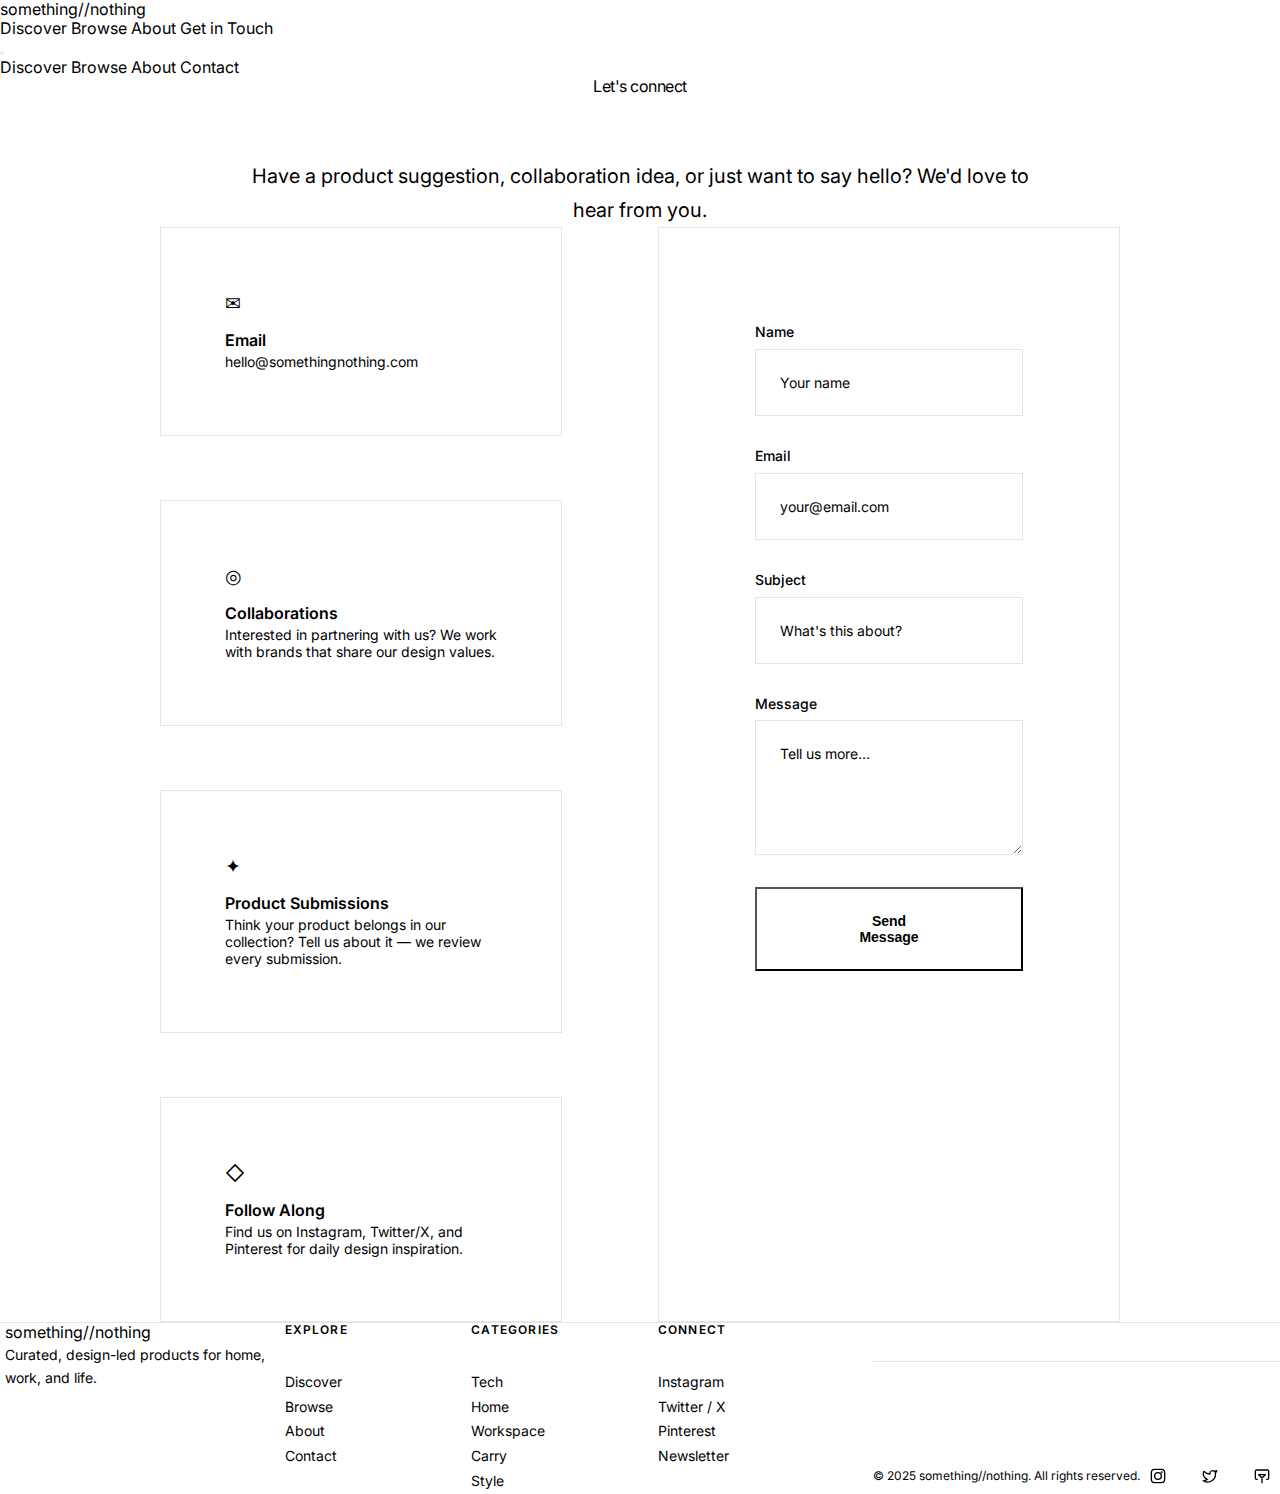
<file: contact.html>
<!DOCTYPE html>
<html lang="en">

<head>
    <meta charset="UTF-8">
    <meta name="viewport" content="width=device-width, initial-scale=1.0">
    <title>Contact — something//nothing</title>
    <meta name="description"
        content="Get in touch with something//nothing. We'd love to hear from you about collaborations, suggestions, or just to say hello.">
    <link rel="stylesheet" href="styles.css">
    <link rel="icon"
        href="data:image/svg+xml,<svg xmlns='http://www.w3.org/2000/svg' viewBox='0 0 100 100'><text y='.9em' font-size='90'>◉</text></svg>">
</head>

<body>

    <!-- Navigation -->
    <nav class="nav" id="nav">
        <div class="nav-inner">
            <a href="index.html" class="nav-logo"><span class="dot"></span>something//nothing</a>
            <div class="nav-links">
                <a href="index.html">Discover</a>
                <a href="browse.html">Browse</a>
                <a href="about.html">About</a>
                <a href="contact.html" class="nav-cta active">Get in Touch</a>
            </div>
            <button class="nav-hamburger" id="nav-hamburger" aria-label="Toggle menu">
                <span></span><span></span><span></span>
            </button>
        </div>
    </nav>

    <div class="nav-mobile-overlay" id="nav-mobile-overlay">
        <a href="index.html">Discover</a>
        <a href="browse.html">Browse</a>
        <a href="about.html">About</a>
        <a href="contact.html">Contact</a>
    </div>

    <!-- Page Hero -->
    <section class="page-hero">
        <h1>Let's connect</h1>
        <p>Have a product suggestion, collaboration idea, or just want to say hello? We'd love to hear from you.</p>
    </section>

    <!-- Contact Grid -->
    <div class="contact-grid">

        <div class="contact-info animate-on-scroll">
            <div class="contact-item">
                <div class="icon">✉</div>
                <h3>Email</h3>
                <p>hello@somethingnothing.com</p>
            </div>
            <div class="contact-item">
                <div class="icon">◎</div>
                <h3>Collaborations</h3>
                <p>Interested in partnering with us? We work with brands that share our design values.</p>
            </div>
            <div class="contact-item">
                <div class="icon">✦</div>
                <h3>Product Submissions</h3>
                <p>Think your product belongs in our collection? Tell us about it — we review every submission.</p>
            </div>
            <div class="contact-item">
                <div class="icon">◇</div>
                <h3>Follow Along</h3>
                <p>Find us on Instagram, Twitter/X, and Pinterest for daily design inspiration.</p>
            </div>
        </div>

        <div class="contact-form-wrapper animate-on-scroll">
            <form class="contact-form" id="contact-form">
                <div class="form-group">
                    <label for="name">Name</label>
                    <input type="text" id="name" name="name" placeholder="Your name" required>
                </div>
                <div class="form-group">
                    <label for="email">Email</label>
                    <input type="email" id="email" name="email" placeholder="your@email.com" required>
                </div>
                <div class="form-group">
                    <label for="subject">Subject</label>
                    <input type="text" id="subject" name="subject" placeholder="What's this about?">
                </div>
                <div class="form-group">
                    <label for="message">Message</label>
                    <textarea id="message" name="message" rows="5" placeholder="Tell us more..." required></textarea>
                </div>
                <button type="submit" class="form-submit">Send Message</button>
            </form>
        </div>

    </div>

    <!-- Footer -->
    <footer class="footer">
        <div class="footer-inner">
            <div class="footer-brand">
                <a href="index.html" class="nav-logo"><span class="dot"></span>something//nothing</a>
                <p>Curated, design-led products for home, work, and life.</p>
            </div>
            <div class="footer-col">
                <h4>Explore</h4>
                <a href="index.html">Discover</a>
                <a href="browse.html">Browse</a>
                <a href="about.html">About</a>
                <a href="contact.html">Contact</a>
            </div>
            <div class="footer-col">
                <h4>Categories</h4>
                <a href="browse.html">Tech</a>
                <a href="browse.html">Home</a>
                <a href="browse.html">Workspace</a>
                <a href="browse.html">Carry</a>
                <a href="browse.html">Style</a>
            </div>
            <div class="footer-col">
                <h4>Connect</h4>
                <a href="#">Instagram</a>
                <a href="#">Twitter / X</a>
                <a href="#">Pinterest</a>
                <a href="#">Newsletter</a>
            </div>
        </div>
        <div class="footer-bottom">
            <p>&copy; 2025 something//nothing. All rights reserved.</p>
            <div class="footer-socials">
                <a href="#" aria-label="Instagram"><svg viewBox="0 0 24 24" fill="none" stroke="currentColor"
                        stroke-width="2" stroke-linecap="round" stroke-linejoin="round">
                        <rect width="20" height="20" x="2" y="2" rx="5" />
                        <circle cx="12" cy="12" r="5" />
                        <circle cx="17.5" cy="6.5" r=".5" fill="currentColor" />
                    </svg></a>
                <a href="#" aria-label="Twitter"><svg viewBox="0 0 24 24" fill="none" stroke="currentColor"
                        stroke-width="2" stroke-linecap="round" stroke-linejoin="round">
                        <path
                            d="M22 4s-.7 2.1-2 3.4c1.6 10-9.4 17.3-18 11.6 2.2.1 4.4-.6 6-2C3 15.5.5 9.6 3 5c2.2 2.6 5.6 4.1 9 4-.9-4.2 4-6.6 7-3.8 1.1 0 3-1.2 3-1.2z" />
                    </svg></a>
                <a href="#" aria-label="Pinterest"><svg viewBox="0 0 24 24" fill="none" stroke="currentColor"
                        stroke-width="2" stroke-linecap="round" stroke-linejoin="round">
                        <line x1="12" x2="12" y1="17" y2="22" />
                        <path d="M5 17H4a2 2 0 0 1-2-2V5a2 2 0 0 1 2-2h16a2 2 0 0 1 2 2v10a2 2 0 0 1-2 2h-1" />
                        <polygon points="12 15 17 10 7 10 12 15" />
                    </svg></a>
            </div>
        </div>
    </footer>

    <div class="toast" id="toast">Message sent! We'll be in touch. ✨</div>
    <script src="script.js"></script>
</body>

</html>
</file>
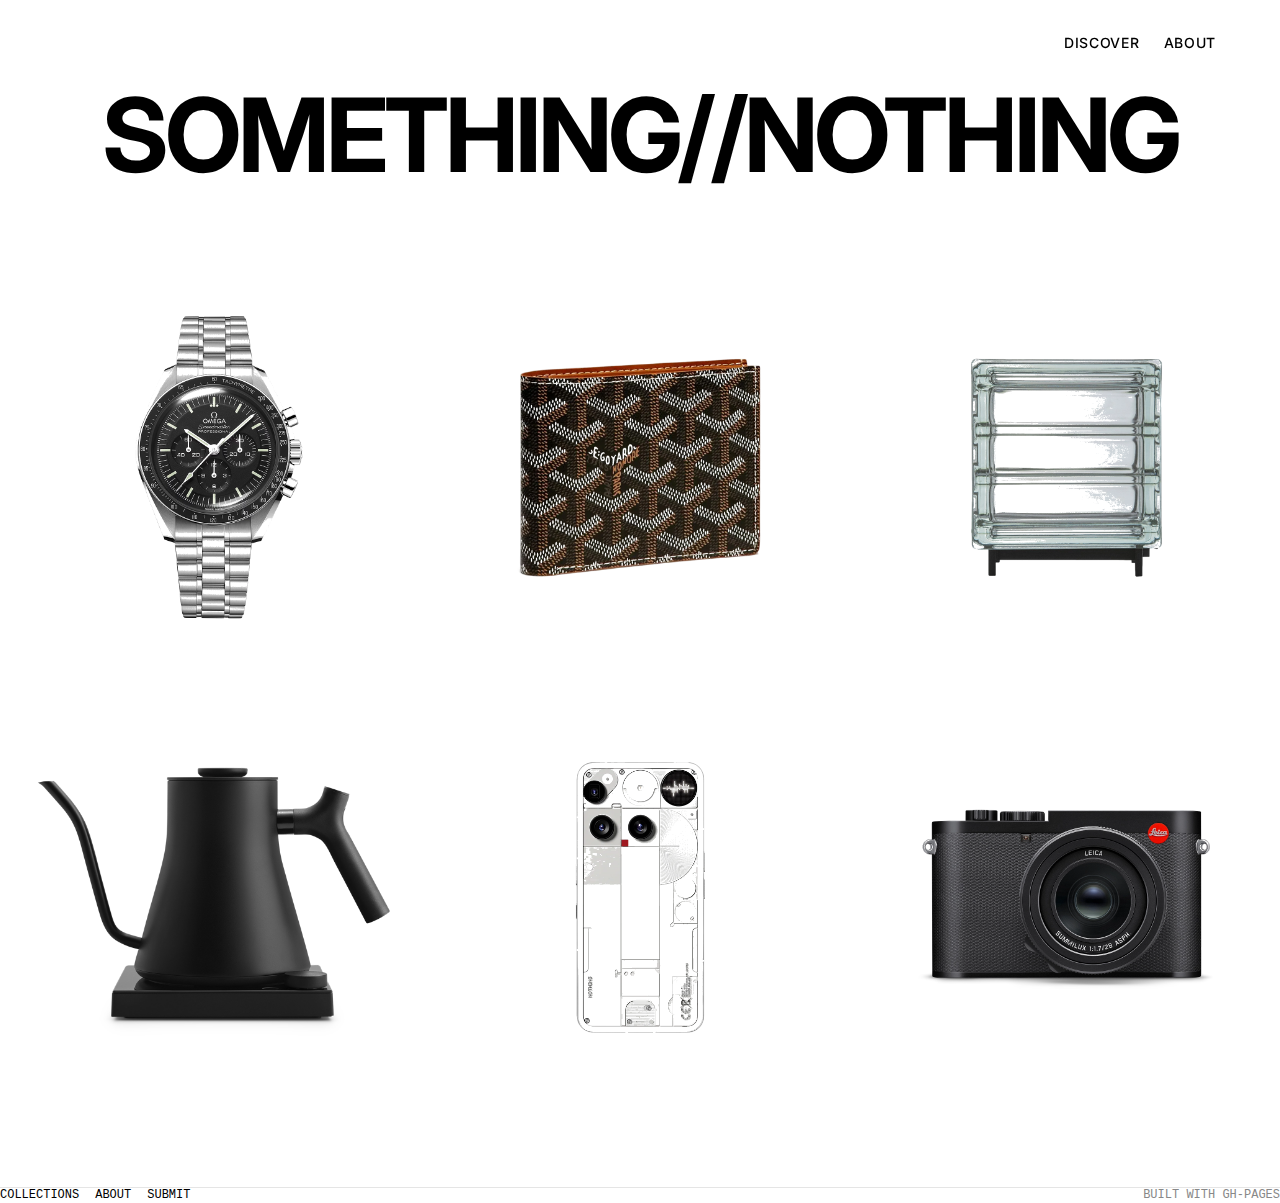
<file: swiss-minimalist.html>
<!DOCTYPE html>
<html lang="en">

<head>
  <meta charset="UTF-8">
  <meta name="viewport" content="width=device-width, initial-scale=1.0">
  <title>something//nothing</title>
  <meta name="description" content="A curated directory of intentional essentials.">
  <link rel="stylesheet" href="swiss-minimalist.css">
  <link rel="icon" href="assets/favicon-ma.svg" type="image/svg+xml">
</head>

<body>

  <!-- Header -->
  <div id="header-bg" class="header-bg"></div>
  <header class="header" id="site-header">
    <a href="index.html" class="logo" id="header-logo">something//nothing</a>

    <nav class="header-nav">
      <a href="index.html">Discover</a>
      <a href="about.html">About</a>
    </nav>
  </header>

  <!-- Hero (spacer for fixed header) -->
  <section class="hero" id="hero-section"></section>

  <!-- Main Grid -->
  <main class="container">
    <div class="essentials-grid" id="product-grid">

      <!-- Item 1 -->
      <article class="product-item" data-category="carry">
        <div class="image-container">
          <img src="assets/omega-speedmaster.webp" alt="Omega Speedmaster" loading="lazy">
        </div>
        <div class="product-info">Omega Speedmaster</div>
      </article>

      <!-- Item 2 -->
      <article class="product-item" data-category="carry">
        <div class="image-container">
          <img src="assets/goyard-wallet.webp" alt="Goyard Saint Florentin" loading="lazy">
        </div>
        <div class="product-info">Goyard Wallet</div>
      </article>

      <!-- Item 3 -->
      <article class="product-item" data-category="home">
        <div class="image-container">
          <img src="assets/doric-lamp.webp" alt="Kismas Doric Lamp 01" loading="lazy">
        </div>
        <div class="product-info">Kismas Doric Lamp</div>
      </article>

      <!-- Item 4 -->
      <article class="product-item" data-category="home">
        <div class="image-container">
          <img src="assets/fellow-stagg.webp" alt="Fellow Stagg EKG" loading="lazy">
        </div>
        <div class="product-info">Fellow Stagg EKG</div>
      </article>

      <!-- Item 5 -->
      <article class="product-item" data-category="tech">
        <div class="image-container">
          <img src="assets/nothing-phone.webp" alt="Nothing Phone (3)" loading="lazy">
        </div>
        <div class="product-info">Nothing Phone (3)</div>
      </article>

      <!-- Item 6 -->
      <article class="product-item" data-category="tech">
        <div class="image-container">
          <img src="assets/leica-q3.webp" alt="Leica Q3" loading="lazy">
        </div>
        <div class="product-info">Leica Q3</div>
      </article>

    </div>
  </main>

  <!-- Footer -->
  <footer class="footer">
    <div class="footer-links">
      <a href="#">Collections</a>
      <a href="about.html">About</a>
      <a href="#">Submit</a>
    </div>
    <div class="footer-meta text-mono">
      BUILT WITH GH-PAGES
    </div>
  </footer>

  <!-- Script for Logo Transition -->
  <script src="swiss-minimalist.js"></script>
</body>

</html>
</file>
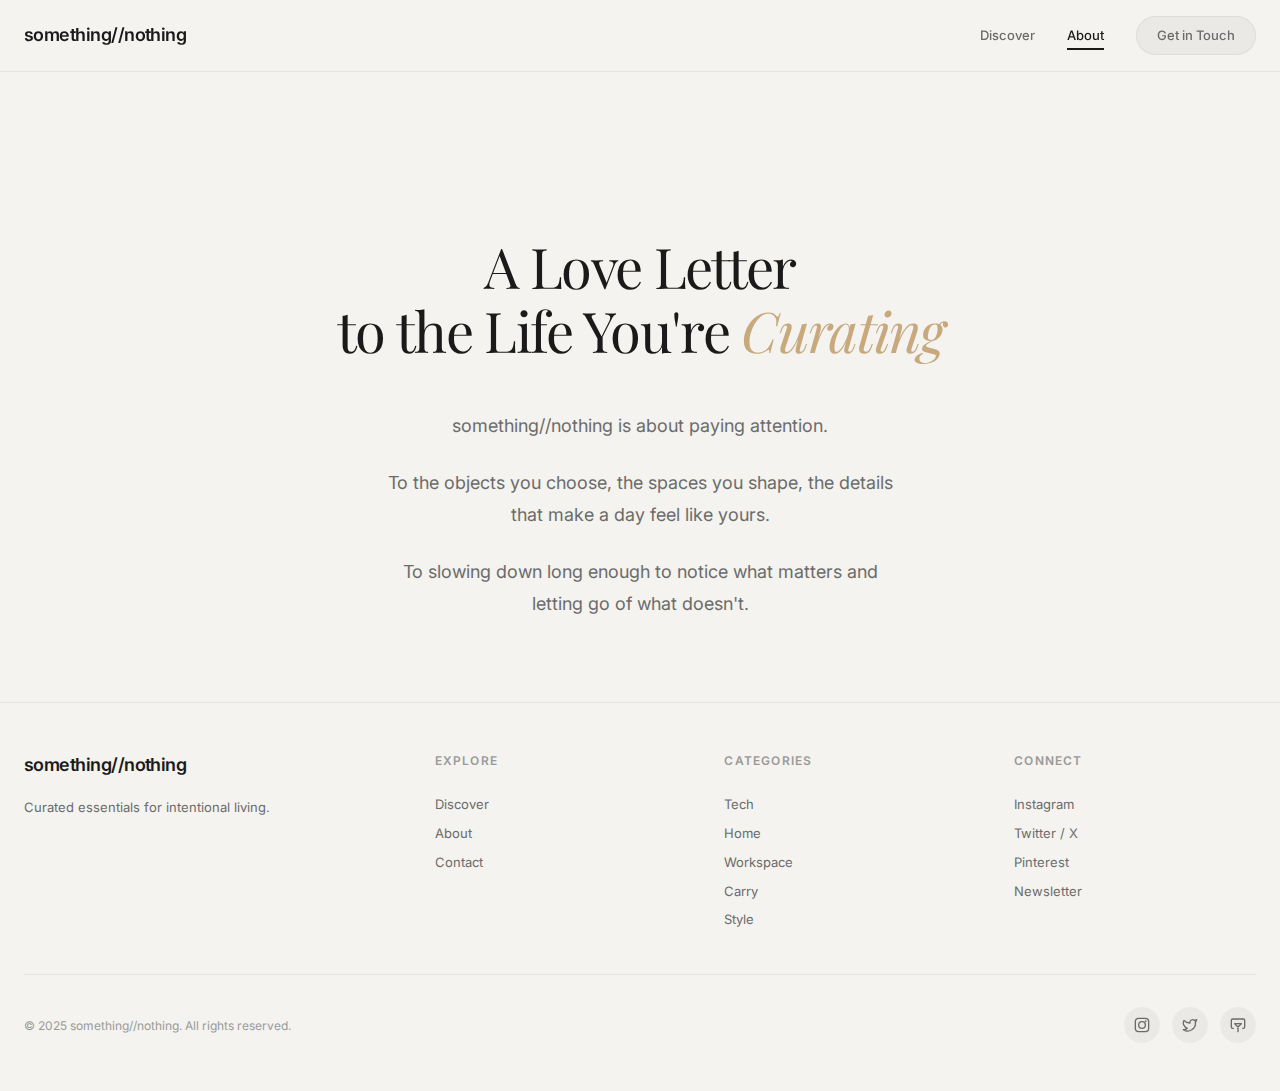
<file: archive/japandi-version/about.html>
<!DOCTYPE html>
<html lang="en">

<head>
    <meta charset="UTF-8">
    <meta name="viewport" content="width=device-width, initial-scale=1.0">
    <title>About — something//nothing</title>
    <meta name="description"
        content="something//nothing is a lifestyle studio dedicated to discovering timeless, design-led products for intentional living.">
    <link rel="stylesheet" href="styles.css">
    <link rel="icon" href="assets/logo.svg" type="image/svg+xml">
</head>

<body>

    <!-- Navigation -->
    <nav class="nav" id="nav">
        <div class="nav-inner">
            <a href="index.html" class="nav-logo">something//nothing</a>
            <div class="nav-links">
                <a href="index.html">Discover</a>
                <a href="about.html" class="active">About</a>
                <a href="contact.html" class="nav-cta">Get in Touch</a>
            </div>
            <button class="nav-hamburger" id="nav-hamburger" aria-label="Toggle menu">
                <span></span><span></span><span></span>
            </button>
        </div>
    </nav>

    <div class="nav-mobile-overlay" id="nav-mobile-overlay">
        <a href="index.html">Discover</a>
        <a href="about.html">About</a>
        <a href="contact.html">Contact</a>
    </div>

    <!-- About -->
    <section class="page-hero"
        style="min-height: 70vh; display: flex; flex-direction: column; justify-content: center;">
        <h1>A Love Letter<br>to the Life You're <em>Curating</em></h1>
        <p style="max-width: 520px; margin: var(--space-6) auto 0; line-height: 1.8;">
            something//nothing is about paying attention.
        </p>
        <p style="max-width: 520px; margin: var(--space-6) auto 0; line-height: 1.8;">
            To the objects you choose, the spaces you shape, the details
            that make a day feel like yours.
        </p>
        <p style="max-width: 520px; margin: var(--space-6) auto 0; line-height: 1.8;">
            To slowing down long enough to notice what matters and letting go of what doesn't.
        </p>
    </section>


    <!-- Footer -->
    <footer class="footer">
        <div class="footer-inner">
            <div class="footer-brand">
                <a href="index.html" class="nav-logo">something//nothing</a>
                <p>Curated essentials for intentional living.</p>
            </div>
            <div class="footer-col">
                <h4>Explore</h4>
                <a href="index.html">Discover</a>
                <a href="about.html">About</a>
                <a href="contact.html">Contact</a>
            </div>
            <div class="footer-col">
                <h4>Categories</h4>
                <a href="index.html">Tech</a>
                <a href="index.html">Home</a>
                <a href="index.html">Workspace</a>
                <a href="index.html">Carry</a>
                <a href="index.html">Style</a>
            </div>
            <div class="footer-col">
                <h4>Connect</h4>
                <a href="#">Instagram</a>
                <a href="#">Twitter / X</a>
                <a href="#">Pinterest</a>
                <a href="#">Newsletter</a>
            </div>
        </div>
        <div class="footer-bottom">
            <p>&copy; 2025 something//nothing. All rights reserved.</p>
            <div class="footer-socials">
                <a href="#" aria-label="Instagram"><svg viewBox="0 0 24 24" fill="none" stroke="currentColor"
                        stroke-width="2" stroke-linecap="round" stroke-linejoin="round">
                        <rect width="20" height="20" x="2" y="2" rx="5" />
                        <circle cx="12" cy="12" r="5" />
                        <circle cx="17.5" cy="6.5" r=".5" fill="currentColor" />
                    </svg></a>
                <a href="#" aria-label="Twitter"><svg viewBox="0 0 24 24" fill="none" stroke="currentColor"
                        stroke-width="2" stroke-linecap="round" stroke-linejoin="round">
                        <path
                            d="M22 4s-.7 2.1-2 3.4c1.6 10-9.4 17.3-18 11.6 2.2.1 4.4-.6 6-2C3 15.5.5 9.6 3 5c2.2 2.6 5.6 4.1 9 4-.9-4.2 4-6.6 7-3.8 1.1 0 3-1.2 3-1.2z" />
                    </svg></a>
                <a href="#" aria-label="Pinterest"><svg viewBox="0 0 24 24" fill="none" stroke="currentColor"
                        stroke-width="2" stroke-linecap="round" stroke-linejoin="round">
                        <line x1="12" x2="12" y1="17" y2="22" />
                        <path d="M5 17H4a2 2 0 0 1-2-2V5a2 2 0 0 1 2-2h16a2 2 0 0 1 2 2v10a2 2 0 0 1-2 2h-1" />
                        <polygon points="12 15 17 10 7 10 12 15" />
                    </svg></a>
            </div>
        </div>
    </footer>

    <div class="toast" id="toast">Thanks for subscribing! 🎉</div>
    <script src="script.js"></script>
</body>

</html>
</file>
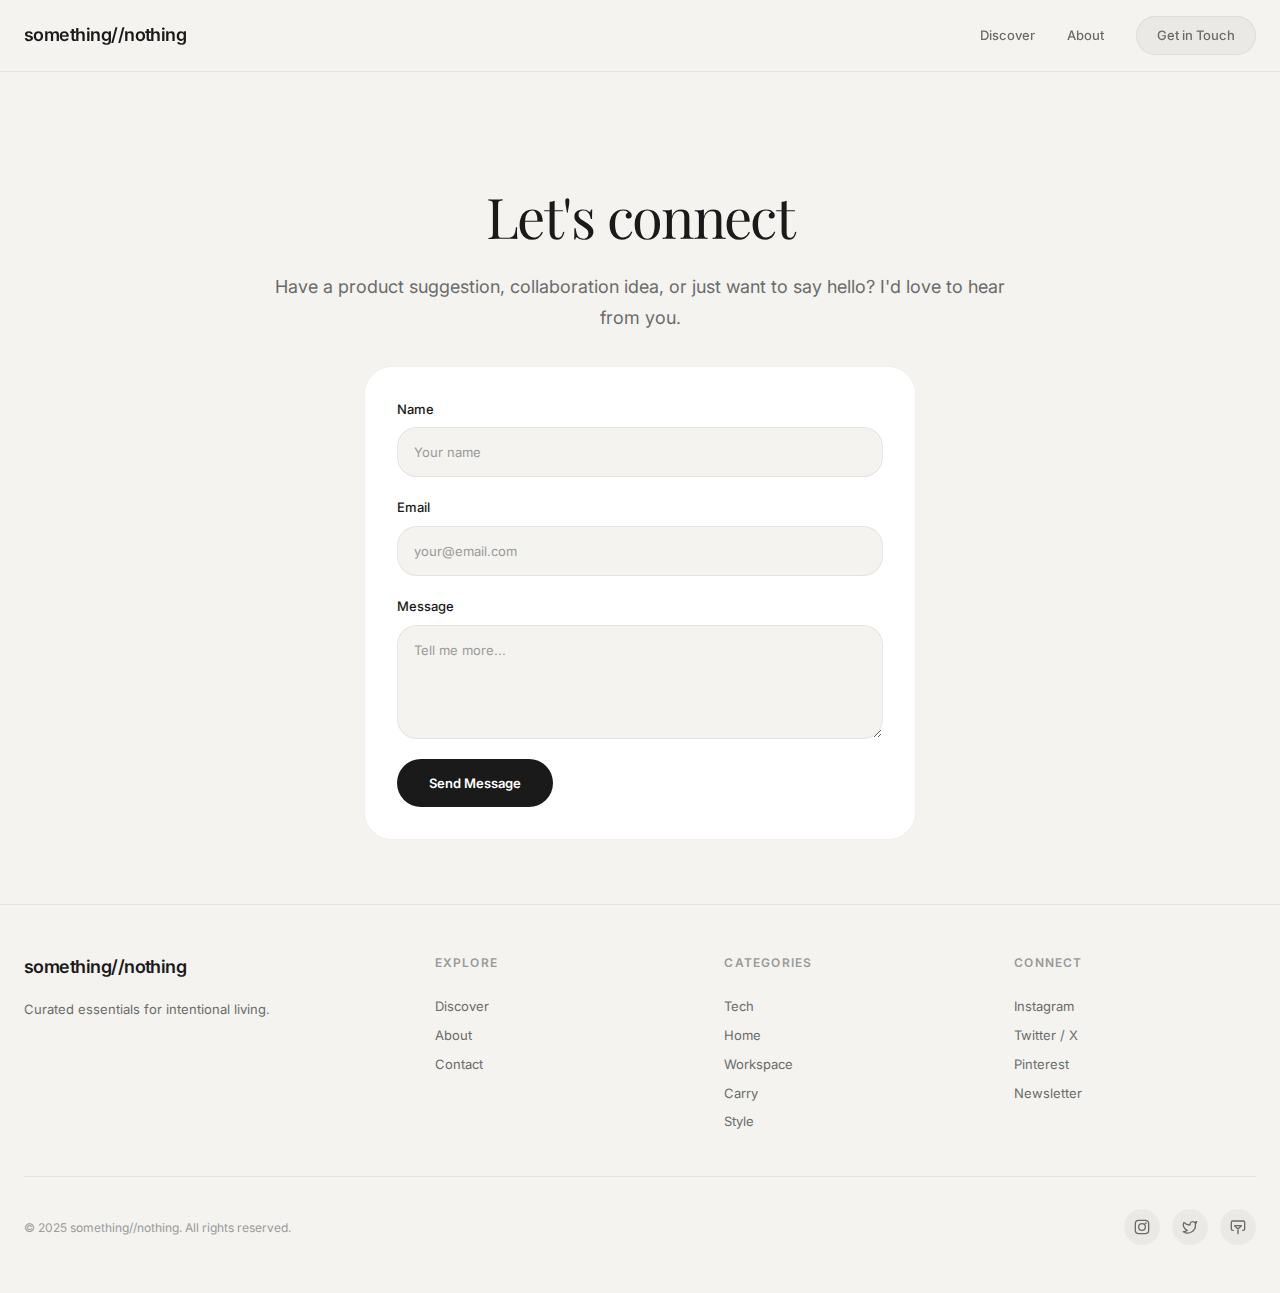
<file: archive/japandi-version/contact.html>
<!DOCTYPE html>
<html lang="en">

<head>
    <meta charset="UTF-8">
    <meta name="viewport" content="width=device-width, initial-scale=1.0">
    <title>Contact — something//nothing</title>
    <meta name="description"
        content="Get in touch with something//nothing. We'd love to hear from you about collaborations, suggestions, or just to say hello.">
    <link rel="stylesheet" href="styles.css">
    <link rel="icon" href="assets/logo.svg" type="image/svg+xml">
</head>

<body>

    <!-- Navigation -->
    <nav class="nav" id="nav">
        <div class="nav-inner">
            <a href="index.html" class="nav-logo">something//nothing</a>
            <div class="nav-links">
                <a href="index.html">Discover</a>
                <a href="about.html">About</a>
                <a href="contact.html" class="nav-cta active">Get in Touch</a>
            </div>
            <button class="nav-hamburger" id="nav-hamburger" aria-label="Toggle menu">
                <span></span><span></span><span></span>
            </button>
        </div>
    </nav>

    <div class="nav-mobile-overlay" id="nav-mobile-overlay">
        <a href="index.html">Discover</a>
        <a href="about.html">About</a>
        <a href="contact.html">Contact</a>
    </div>

    <!-- Page Hero -->
    <section class="page-hero">
        <h1>Let's connect</h1>
        <p>Have a product suggestion, collaboration idea, or just want to say hello? I'd love to hear from you.</p>
    </section>

    <!-- Contact Form -->
    <div class="contact-grid" style="max-width: 600px; margin: 0 auto; display: block;">

        <div class="contact-form-wrapper animate-on-scroll">
            <form class="contact-form" id="contact-form">
                <div class="form-group">
                    <label for="name">Name</label>
                    <input type="text" id="name" name="name" placeholder="Your name" required>
                </div>
                <div class="form-group">
                    <label for="email">Email</label>
                    <input type="email" id="email" name="email" placeholder="your@email.com" required>
                </div>
                <div class="form-group">
                    <label for="message">Message</label>
                    <textarea id="message" name="message" rows="5" placeholder="Tell me more..." required></textarea>
                </div>
                <button type="submit" class="form-submit">Send Message</button>
            </form>
        </div>

    </div>

    <!-- Footer -->
    <footer class="footer">
        <div class="footer-inner">
            <div class="footer-brand">
                <a href="index.html" class="nav-logo">something//nothing</a>
                <p>Curated essentials for intentional living.</p>
            </div>
            <div class="footer-col">
                <h4>Explore</h4>
                <a href="index.html">Discover</a>
                <a href="about.html">About</a>
                <a href="contact.html">Contact</a>
            </div>
            <div class="footer-col">
                <h4>Categories</h4>
                <a href="index.html">Tech</a>
                <a href="index.html">Home</a>
                <a href="index.html">Workspace</a>
                <a href="index.html">Carry</a>
                <a href="index.html">Style</a>
            </div>
            <div class="footer-col">
                <h4>Connect</h4>
                <a href="#">Instagram</a>
                <a href="#">Twitter / X</a>
                <a href="#">Pinterest</a>
                <a href="#">Newsletter</a>
            </div>
        </div>
        <div class="footer-bottom">
            <p>&copy; 2025 something//nothing. All rights reserved.</p>
            <div class="footer-socials">
                <a href="#" aria-label="Instagram"><svg viewBox="0 0 24 24" fill="none" stroke="currentColor"
                        stroke-width="2" stroke-linecap="round" stroke-linejoin="round">
                        <rect width="20" height="20" x="2" y="2" rx="5" />
                        <circle cx="12" cy="12" r="5" />
                        <circle cx="17.5" cy="6.5" r=".5" fill="currentColor" />
                    </svg></a>
                <a href="#" aria-label="Twitter"><svg viewBox="0 0 24 24" fill="none" stroke="currentColor"
                        stroke-width="2" stroke-linecap="round" stroke-linejoin="round">
                        <path
                            d="M22 4s-.7 2.1-2 3.4c1.6 10-9.4 17.3-18 11.6 2.2.1 4.4-.6 6-2C3 15.5.5 9.6 3 5c2.2 2.6 5.6 4.1 9 4-.9-4.2 4-6.6 7-3.8 1.1 0 3-1.2 3-1.2z" />
                    </svg></a>
                <a href="#" aria-label="Pinterest"><svg viewBox="0 0 24 24" fill="none" stroke="currentColor"
                        stroke-width="2" stroke-linecap="round" stroke-linejoin="round">
                        <line x1="12" x2="12" y1="17" y2="22" />
                        <path d="M5 17H4a2 2 0 0 1-2-2V5a2 2 0 0 1 2-2h16a2 2 0 0 1 2 2v10a2 2 0 0 1-2 2h-1" />
                        <polygon points="12 15 17 10 7 10 12 15" />
                    </svg></a>
            </div>
        </div>
    </footer>

    <div class="toast" id="toast">Message sent! We'll be in touch. ✨</div>
    <script src="script.js"></script>
</body>

</html>
</file>
<file: swiss-minimalist.css>
/* ============================================
   something//nothing — Curated Directory
   Swiss Style · International Typographic
   ============================================ */

@import url('https://fonts.googleapis.com/css2?family=Inter:wght@400;500;600;700&display=swap');

/* ---------- Design Tokens ---------- */
:root {
  /* Colors - Monochrome */
  --color-bg: #FFFFFF;
  --color-text: #000000;
  --color-accent: #F5F5F5;
  /* Very subtle gray for hovers/backgrounds */
  --color-border: #E5E5E5;

  /* Typography */
  --font-main: 'Inter', -apple-system, BlinkMacSystemFont, 'Helvetica Neue', 'Helvetica', 'Arial', sans-serif;

  /* Scale - Helvetica/Swiss inspired ratios */
  --text-xs: 0.75rem;
  /* 12px */
  --text-sm: 0.875rem;
  /* 14px */
  --text-base: 1rem;
  /* 16px */
  --text-lg: 1.25rem;
  /* 20px */
  --text-xl: 2rem;
  /* 32px */
  --text-2xl: 4rem;
  /* 64px - Hero */
  --text-3xl: 6rem;
  /* 96px */

  /* Spacing */
  --space-1: 0.25rem;
  --space-2: 0.5rem;
  --space-3: 1rem;
  --space-4: 1.5rem;
  --space-5: 2rem;
  --space-6: 4rem;
  --space-8: 6rem;

  /* Grid */
  --grid-gap: 2rem;
}

/* ---------- Reset & Base ---------- */
*,
*::before,
*::after {
  margin: 0;
  padding: 0;
  box-sizing: border-box;
}

html {
  font-size: 16px;
  -webkit-font-smoothing: antialiased;
  -moz-osx-font-smoothing: grayscale;
}

body {
  font-family: var(--font-main);
  background-color: var(--color-bg);
  color: var(--color-text);
  line-height: 1.2;
  overflow-x: hidden;
}

img {
  max-width: 100%;
  height: auto;
  display: block;
}

a {
  color: inherit;
  text-decoration: none;
}

ul,
ol {
  list-style: none;
}

/* ---------- Typography Utils ---------- */
.text-uppercase {
  text-transform: uppercase;
}

.font-bold {
  font-weight: 700;
}

.font-medium {
  font-weight: 500;
}

.text-mono {
  font-family: 'Courier New', Courier, monospace;
}

/* ---------- Layout ---------- */
.container {
  width: 100%;
  max-width: 1440px;
  margin: 0 auto;
  padding: 0 var(--space-3);
}

/* ---------- Header ---------- */
.header {
  position: absolute;
  top: 0;
  left: 0;
  width: 100%;
  padding: var(--space-4) var(--space-6);
  z-index: 100;
  display: flex;
  justify-content: flex-end;
  align-items: flex-start;
  pointer-events: none;
}

.header-nav {
  pointer-events: auto;
  position: fixed;
  top: calc(var(--space-4) + 11px);
  right: var(--space-6);
  display: flex;
  gap: var(--space-4);
  z-index: 105;
}

.logo {
  pointer-events: auto;
  font-size: clamp(3rem, 8vw, 7rem);
  font-weight: 700;
  letter-spacing: -0.04em;
  text-transform: uppercase;
  text-decoration: none;
  color: var(--color-text);

  /* Hero State (Centered) */
  position: absolute;
  top: 15vh;
  left: 50%;
  transform: translate(-50%, -50%);
  width: max-content;

  transition: all 0.6s cubic-bezier(0.25, 0.46, 0.45, 0.94);
  transform-origin: center center;
}

/* Scrolled State (Top Center) */
.logo.scrolled {
  position: fixed;
  font-size: 2.25rem;
  font-weight: 800;
  top: var(--space-4);
  left: 50%;
  transform: translateX(-50%);
  letter-spacing: -0.05em;
  z-index: 102;
}

.logo:hover {
  opacity: 0.6;
}

/* Header Background — fades in on scroll */
.header-bg {
  position: fixed;
  top: 0;
  left: 0;
  width: 100%;
  height: 80px;
  background: white;
  opacity: 0;
  transition: opacity 0.3s ease;
  z-index: 99;
  pointer-events: none;
  border-bottom: 1px solid var(--color-border);
}

.header-bg.scrolled {
  opacity: 1;
}

.header-nav a {
  font-size: var(--text-sm);
  font-weight: 500;
  color: var(--color-text);
  text-transform: uppercase;
  letter-spacing: 0.05em;
  transition: opacity 0.2s ease;
}

.header-nav a:hover {
  opacity: 0.6;
}

/* ---------- Hero ---------- */
.hero {
  padding: var(--space-4) var(--space-3) var(--space-2);
  max-width: 1200px;
  min-height: 30vh;
  display: flex;
  flex-direction: column;
  justify-content: center;
  align-items: center;
}



/* ---------- Grid System ---------- */
.essentials-grid {
  display: grid;
  grid-template-columns: repeat(1, 1fr);
  /* Mobile first */
  gap: var(--grid-gap);
  padding-bottom: var(--space-8);
}

@media (min-width: 768px) {
  .essentials-grid {
    grid-template-columns: repeat(2, 1fr);
  }
}

@media (min-width: 1024px) {
  .essentials-grid {
    grid-template-columns: repeat(3, 1fr);
  }
}

/* ---------- Product Item ---------- */
.product-item {
  position: relative;
  overflow: hidden;
  cursor: pointer;
}

.product-item .image-container {
  aspect-ratio: 1 / 1;
  background-color: #FFFFFF;
  overflow: hidden;
}

.product-item img {
  width: 100%;
  height: 100%;
  object-fit: cover;
  display: block;
  transition: transform 0.6s cubic-bezier(0.25, 0.46, 0.45, 0.94);
}

.product-item:hover img {
  transform: scale(1.05);
}

/* Watch image — smaller within its container */
.watch-item img {
  object-fit: contain;
  padding: 15%;
}

/* Tooltip/Label style on hover (optional enhancement for "directory" feel) */
.product-info {
  position: absolute;
  bottom: var(--space-2);
  left: var(--space-2);
  font-size: var(--text-xs);
  font-weight: 500;
  opacity: 0;
  transition: opacity 0.2s ease;
}

.product-item:hover .product-info {
  opacity: 1;
}

/* ---------- Footer ---------- */
.footer {
  padding: var(--space-6) var(--space-3);
  border-top: 1px solid var(--color-border);
  display: flex;
  flex-direction: column;
  gap: var(--space-4);
}

.footer-links {
  display: flex;
  gap: var(--space-3);
  font-family: 'Courier New', Courier, monospace;
  font-size: var(--text-xs);
  text-transform: uppercase;
}

.footer-links a:hover {
  text-decoration: underline;
}

.footer-meta {
  font-family: 'Courier New', Courier, monospace;
  font-size: var(--text-xs);
  align-self: flex-start;
  color: #888;
}

@media (min-width: 768px) {
  .footer {
    flex-direction: row;
    justify-content: space-between;
    align-items: flex-end;
  }
}

.feature-banner-inner {
  background: var(--color-text-primary);
  color: var(--color-surface);
  border-radius: var(--radius-xl);
  padding: var(--space-16) var(--space-12);
  display: flex;
  align-items: center;
  justify-content: space-between;
  gap: var(--space-12);
  overflow: hidden;
  position: relative;
}

.feature-banner-inner::before {
  content: '';
  position: absolute;
  top: -50%;
  right: -20%;
  width: 400px;
  height: 400px;
  border-radius: 50%;
  background: radial-gradient(circle, rgba(200, 169, 126, 0.15) 0%, transparent 70%);
  pointer-events: none;
}

.feature-text h3 {
  font-family: var(--font-serif);
  font-size: var(--text-3xl);
  font-weight: 400;
  line-height: 1.2;
  margin-bottom: var(--space-4);
  letter-spacing: -0.02em;
}

.feature-text h3 em {
  color: var(--color-accent);
  font-style: italic;
}

.feature-text p {
  font-size: var(--text-base);
  color: rgba(255, 255, 255, 0.6);
  max-width: 440px;
  line-height: 1.7;
  margin-bottom: var(--space-8);
}

.btn-primary {
  display: inline-flex;
  align-items: center;
  gap: var(--space-2);
  padding: var(--space-4) var(--space-8);
  background: var(--color-surface);
  color: var(--color-text-primary);
  border-radius: var(--radius-full);
  font-size: var(--text-sm);
  font-weight: 600;
  transition: transform var(--duration-fast) var(--ease-out),
    box-shadow var(--duration-fast) var(--ease-out);
}

.btn-primary:hover {
  transform: scale(1.04);
  box-shadow: var(--shadow-lg);
}

.btn-secondary {
  display: inline-flex;
  align-items: center;
  gap: var(--space-2);
  padding: var(--space-4) var(--space-8);
  background: var(--color-tag-bg);
  color: var(--color-text-primary);
  border-radius: var(--radius-full);
  font-size: var(--text-sm);
  font-weight: 600;
  border: 1px solid var(--color-border);
  transition: all var(--duration-fast) var(--ease-out);
}

.btn-secondary:hover {
  background: var(--color-surface);
  border-color: var(--color-border-hover);
  box-shadow: var(--shadow-sm);
}

/* ---------- Newsletter Section ---------- */
.newsletter-section {
  max-width: var(--max-width);
  margin: 0 auto;
  padding: var(--space-16) var(--space-6);
  text-align: center;
}

.newsletter-card {
  background: var(--color-surface);
  border-radius: var(--radius-xl);
  padding: var(--space-16) var(--space-12);
  border: 1px solid var(--color-border);
  position: relative;
  overflow: hidden;
}

.newsletter-card::before {
  content: '';
  position: absolute;
  top: 0;
  left: 50%;
  transform: translateX(-50%);
  width: 300px;
  height: 200px;
  background: radial-gradient(ellipse, var(--color-accent-soft), transparent 70%);
  pointer-events: none;
}

.newsletter-card h3 {
  font-family: var(--font-serif);
  font-size: var(--text-2xl);
  font-weight: 400;
  margin-bottom: var(--space-4);
  letter-spacing: -0.02em;
  position: relative;
}

.newsletter-card p {
  font-size: var(--text-base);
  color: var(--color-text-secondary);
  max-width: 420px;
  margin: 0 auto var(--space-8);
  line-height: 1.7;
  position: relative;
}

.newsletter-form {
  display: flex;
  align-items: center;
  gap: var(--space-3);
  max-width: 420px;
  margin: 0 auto;
  background: var(--color-bg);
  border-radius: var(--radius-full);
  padding: var(--space-2);
  border: 1px solid var(--color-border);
  position: relative;
  transition: border-color var(--duration-normal) var(--ease-out);
}

.newsletter-form:focus-within {
  border-color: var(--color-accent);
}

.newsletter-form input {
  flex: 1;
  border: none;
  outline: none;
  background: none;
  padding: var(--space-3) var(--space-4);
  font-family: var(--font-sans);
  font-size: var(--text-sm);
  color: var(--color-text-primary);
}

.newsletter-form input::placeholder {
  color: var(--color-text-tertiary);
}

.newsletter-form button {
  padding: var(--space-3) var(--space-6);
  background: var(--color-text-primary);
  color: var(--color-surface);
  border-radius: var(--radius-full);
  font-size: var(--text-sm);
  font-weight: 600;
  white-space: nowrap;
  transition: transform var(--duration-fast) var(--ease-out);
}

.newsletter-form button:hover {
  transform: scale(1.03);
}

/* ---------- Footer ---------- */
.footer {
  padding: var(--space-12) var(--space-6);
  border-top: 1px solid var(--color-border);
}

.footer-inner {
  max-width: var(--max-width);
  margin: 0 auto;
  display: grid;
  grid-template-columns: 1.5fr repeat(3, 1fr);
  gap: var(--space-12);
}

.footer-brand {
  max-width: 280px;
}

.footer-brand .nav-logo {
  margin-bottom: var(--space-4);
}

.footer-brand p {
  font-size: var(--text-sm);
  color: var(--color-text-secondary);
  line-height: 1.7;
}

.footer-col h4 {
  font-size: var(--text-xs);
  font-weight: 600;
  text-transform: uppercase;
  letter-spacing: 0.1em;
  color: var(--color-text-tertiary);
  margin-bottom: var(--space-5);
}

.footer-col a {
  display: block;
  font-size: var(--text-sm);
  color: var(--color-text-secondary);
  padding: var(--space-1) 0;
  transition: color var(--duration-fast) var(--ease-out);
}

.footer-col a:hover {
  color: var(--color-text-primary);
}

.footer-bottom {
  max-width: var(--max-width);
  margin: var(--space-10) auto 0;
  padding-top: var(--space-8);
  border-top: 1px solid var(--color-border);
  display: flex;
  align-items: center;
  justify-content: space-between;
}

.footer-bottom p {
  font-size: var(--text-xs);
  color: var(--color-text-tertiary);
}

.footer-socials {
  display: flex;
  gap: var(--space-3);
}

.footer-socials a {
  width: 36px;
  height: 36px;
  display: flex;
  align-items: center;
  justify-content: center;
  border-radius: 50%;
  background: var(--color-tag-bg);
  color: var(--color-text-secondary);
  transition: all var(--duration-fast) var(--ease-out);
}

.footer-socials a:hover {
  background: var(--color-text-primary);
  color: var(--color-surface);
  transform: translateY(-2px);
}

.footer-socials svg {
  width: 16px;
  height: 16px;
}

/* ---------- About Page ---------- */
.page-hero {
  padding: calc(var(--nav-height) + var(--space-10)) var(--space-6) var(--space-8);
  text-align: center;
  max-width: 800px;
  margin: 0 auto;
}

.page-hero h1 {
  font-family: var(--font-serif);
  font-size: var(--text-4xl);
  font-weight: 400;
  line-height: 1.15;
  letter-spacing: -0.03em;
  margin-bottom: var(--space-6);
}

.page-hero p {
  font-size: var(--text-lg);
  color: var(--color-text-secondary);
  line-height: 1.7;
}

/* About content */
.about-content {
  max-width: 720px;
  margin: 0 auto;
  padding: 0 var(--space-6) var(--space-16);
}

.about-section {
  margin-bottom: var(--space-12);
}

.about-section h2 {
  font-family: var(--font-serif);
  font-size: var(--text-xl);
  font-weight: 400;
  margin-bottom: var(--space-4);
}

.about-section p {
  font-size: var(--text-base);
  color: var(--color-text-secondary);
  line-height: 1.8;
  margin-bottom: var(--space-4);
}

.values-grid {
  display: grid;
  grid-template-columns: repeat(2, 1fr);
  gap: var(--space-5);
  margin-top: var(--space-8);
}

.value-card {
  background: var(--color-surface);
  border-radius: var(--radius-lg);
  padding: var(--space-8);
  border: 1px solid var(--color-border);
  transition: transform var(--duration-normal) var(--ease-out),
    box-shadow var(--duration-normal) var(--ease-out);
}

.value-card:hover {
  transform: translateY(-2px);
  box-shadow: var(--shadow-md);
}

.value-card .icon {
  font-size: 1.5rem;
  margin-bottom: var(--space-4);
}

.value-card h3 {
  font-size: var(--text-base);
  font-weight: 600;
  margin-bottom: var(--space-2);
}

.value-card p {
  font-size: var(--text-sm);
  color: var(--color-text-secondary);
  line-height: 1.6;
}

/* ---------- Browse Page ---------- */
.browse-grid {
  max-width: var(--max-width);
  margin: 0 auto;
  padding: 0 var(--space-6) var(--space-16);
  display: grid;
  grid-template-columns: repeat(3, 1fr);
  gap: var(--space-5);
}

/* ---------- Contact Page ---------- */
.contact-grid {
  max-width: 960px;
  margin: 0 auto;
  padding: 0 var(--space-6) var(--space-16);
  display: grid;
  grid-template-columns: 1fr 1fr;
  gap: var(--space-8);
}

.contact-info {
  display: flex;
  flex-direction: column;
  gap: var(--space-6);
}

.contact-item {
  background: var(--color-surface);
  border-radius: var(--radius-lg);
  padding: var(--space-6);
  border: 1px solid var(--color-border);
  transition: transform var(--duration-normal) var(--ease-out),
    box-shadow var(--duration-normal) var(--ease-out);
}

.contact-item:hover {
  transform: translateY(-2px);
  box-shadow: var(--shadow-md);
}

.contact-item .icon {
  font-size: 1.2rem;
  margin-bottom: var(--space-3);
}

.contact-item h3 {
  font-size: var(--text-base);
  font-weight: 600;
  margin-bottom: var(--space-1);
}

.contact-item p {
  font-size: var(--text-sm);
  color: var(--color-text-secondary);
}

.contact-form-wrapper {
  background: var(--color-surface);
  border-radius: var(--radius-lg);
  padding: var(--space-8);
  border: 1px solid var(--color-border);
}

.contact-form {
  display: flex;
  flex-direction: column;
  gap: var(--space-5);
}

.form-group {
  display: flex;
  flex-direction: column;
  gap: var(--space-2);
}

.form-group label {
  font-size: var(--text-sm);
  font-weight: 500;
  color: var(--color-text-primary);
}

.form-group input,
.form-group textarea {
  padding: var(--space-4);
  border: 1px solid var(--color-border);
  border-radius: var(--radius-md);
  font-family: var(--font-sans);
  font-size: var(--text-sm);
  color: var(--color-text-primary);
  background: var(--color-bg);
  outline: none;
  transition: border-color var(--duration-fast) var(--ease-out);
  resize: vertical;
}

.form-group input:focus,
.form-group textarea:focus {
  border-color: var(--color-accent);
}

.form-group input::placeholder,
.form-group textarea::placeholder {
  color: var(--color-text-tertiary);
}

.form-submit {
  padding: var(--space-4) var(--space-8);
  background: var(--color-text-primary);
  color: var(--color-surface);
  border-radius: var(--radius-full);
  font-size: var(--text-sm);
  font-weight: 600;
  transition: transform var(--duration-fast) var(--ease-out),
    box-shadow var(--duration-fast) var(--ease-out);
  align-self: flex-start;
}

.form-submit:hover {
  transform: scale(1.03);
  box-shadow: var(--shadow-md);
}

/* ---------- Toast Notification ---------- */
.toast {
  position: fixed;
  bottom: var(--space-8);
  left: 50%;
  transform: translateX(-50%) translateY(100px);
  background: var(--color-text-primary);
  color: var(--color-surface);
  padding: var(--space-4) var(--space-6);
  border-radius: var(--radius-full);
  font-size: var(--text-sm);
  font-weight: 500;
  z-index: 1000;
  opacity: 0;
  transition: all var(--duration-normal) var(--ease-out);
  pointer-events: none;
}

.toast.visible {
  transform: translateX(-50%) translateY(0);
  opacity: 1;
}

/* ---------- Responsive ---------- */
@media (max-width: 1024px) {
  .bento-grid {
    grid-template-columns: repeat(3, 1fr);
  }

  .product-card.featured {
    grid-column: span 2;
    grid-row: span 1;
  }

  .footer-inner {
    grid-template-columns: repeat(2, 1fr);
    gap: var(--space-8);
  }

  .feature-banner-inner {
    flex-direction: column;
    text-align: center;
    padding: var(--space-12) var(--space-8);
  }

  .feature-text p {
    margin-left: auto;
    margin-right: auto;
  }
}

@media (max-width: 768px) {
  :root {
    --text-5xl: 2.75rem;
    --text-4xl: 2.25rem;
    --text-3xl: 1.75rem;
  }

  .nav-links {
    display: none;
  }

  .nav-hamburger {
    display: flex;
  }

  .bento-grid {
    grid-template-columns: repeat(2, 1fr);
  }

  .product-card.featured {
    grid-column: span 2;
  }

  .product-card.wide {
    grid-column: span 2;
  }

  .product-card.tall {
    grid-row: span 1;
  }

  .browse-grid {
    grid-template-columns: repeat(2, 1fr);
  }

  .values-grid {
    grid-template-columns: 1fr;
  }

  .contact-grid {
    grid-template-columns: 1fr;
  }

  .footer-inner {
    grid-template-columns: 1fr;
    gap: var(--space-8);
  }

  .footer-brand {
    max-width: 100%;
  }

  .footer-bottom {
    flex-direction: column;
    gap: var(--space-4);
    text-align: center;
  }

  .hero-stats {
    gap: var(--space-6);
  }
}

@media (max-width: 480px) {
  :root {
    --text-5xl: 2.2rem;
    --text-4xl: 1.8rem;
  }

  .bento-grid {
    grid-template-columns: 1fr;
  }

  .product-card.featured,
  .product-card.wide {
    grid-column: span 1;
  }

  .browse-grid {
    grid-template-columns: 1fr;
  }

  .hero-subscribe {
    flex-direction: column;
  }

  .hero-subscribe input {
    width: 100%;
    text-align: center;
  }

  .hero-subscribe button {
    width: 100%;
    justify-content: center;
  }

  .newsletter-form {
    flex-direction: column;
  }

  .newsletter-form input {
    width: 100%;
    text-align: center;
  }

  .newsletter-form button {
    width: 100%;
    justify-content: center;
  }

  .hero-stats {
    flex-direction: column;
    gap: var(--space-4);
  }
}
</file>
<file: archive/japandi-version/styles.css>
/* ============================================
   something//nothing — Design System
   Lifestyle Studio · Curated Essentials
   ============================================ */

@import url('https://fonts.googleapis.com/css2?family=Inter:wght@300;400;500;600;700&family=Playfair+Display:ital,wght@0,400;0,600;1,400&display=swap');

/* ---------- Design Tokens ---------- */
:root {
  /* Colors */
  --color-bg: #f4f3ef;
  --color-bg-warm: #ece9e1;
  --color-surface: #ffffff;
  --color-surface-hover: #fafaf8;
  --color-text-primary: #1a1a1a;
  --color-text-secondary: #6b6b6b;
  --color-text-tertiary: #9a9a9a;
  --color-accent: #c8a97e;
  --color-accent-soft: rgba(200, 169, 126, 0.12);
  --color-border: rgba(0, 0, 0, 0.06);
  --color-border-hover: rgba(0, 0, 0, 0.1);
  --color-tag-bg: rgba(0, 0, 0, 0.04);
  --color-tag-active: #1a1a1a;
  --color-tag-active-text: #ffffff;
  --color-overlay: rgba(26, 26, 26, 0.6);

  /* Typography */
  --font-sans: 'Inter', -apple-system, BlinkMacSystemFont, 'Segoe UI', sans-serif;
  --font-serif: 'Playfair Display', Georgia, serif;

  --text-xs: 0.75rem;
  --text-sm: 0.8125rem;
  --text-base: 0.9375rem;
  --text-lg: 1.125rem;
  --text-xl: 1.5rem;
  --text-2xl: 2rem;
  --text-3xl: 2.75rem;
  --text-4xl: 3.5rem;
  --text-5xl: 4.5rem;

  /* Spacing */
  --space-1: 0.25rem;
  --space-2: 0.5rem;
  --space-3: 0.75rem;
  --space-4: 1rem;
  --space-5: 1.25rem;
  --space-6: 1.5rem;
  --space-8: 2rem;
  --space-10: 2.5rem;
  --space-12: 3rem;
  --space-16: 4rem;
  --space-20: 5rem;
  --space-24: 6rem;

  /* Radii */
  --radius-sm: 12px;
  --radius-md: 20px;
  --radius-lg: 28px;
  --radius-xl: 36px;
  --radius-full: 9999px;

  /* Shadows */
  --shadow-sm: 0 1px 3px rgba(0, 0, 0, 0.04);
  --shadow-md: 0 4px 16px rgba(0, 0, 0, 0.06);
  --shadow-lg: 0 8px 32px rgba(0, 0, 0, 0.08);
  --shadow-xl: 0 16px 48px rgba(0, 0, 0, 0.1);
  --shadow-card: 0 2px 8px rgba(0, 0, 0, 0.04), 0 0 1px rgba(0, 0, 0, 0.06);
  --shadow-card-hover: 0 12px 40px rgba(0, 0, 0, 0.1), 0 0 1px rgba(0, 0, 0, 0.08);

  /* Transitions */
  --ease-out: cubic-bezier(0.16, 1, 0.3, 1);
  --ease-spring: cubic-bezier(0.34, 1.56, 0.64, 1);
  --duration-fast: 200ms;
  --duration-normal: 350ms;
  --duration-slow: 500ms;

  /* Layout */
  --max-width: 1280px;
  --nav-height: 72px;
}

/* ---------- Reset & Base ---------- */
*,
*::before,
*::after {
  margin: 0;
  padding: 0;
  box-sizing: border-box;
}

html {
  scroll-behavior: smooth;
  -webkit-font-smoothing: antialiased;
  -moz-osx-font-smoothing: grayscale;
}

body {
  font-family: var(--font-sans);
  font-size: var(--text-base);
  font-weight: 400;
  line-height: 1.6;
  color: var(--color-text-primary);
  background-color: var(--color-bg);
  overflow-x: hidden;
  padding-top: var(--nav-height);
}

img {
  max-width: 100%;
  height: auto;
  display: block;
}

a {
  color: inherit;
  text-decoration: none;
}

button {
  border: none;
  background: none;
  cursor: pointer;
  font-family: inherit;
  font-size: inherit;
  color: inherit;
}

ul,
ol {
  list-style: none;
}

/* ---------- Utility ---------- */
.container {
  width: 100%;
  max-width: var(--max-width);
  margin: 0 auto;
  padding: 0 var(--space-6);
}

.sr-only {
  position: absolute;
  width: 1px;
  height: 1px;
  overflow: hidden;
  clip: rect(0, 0, 0, 0);
  white-space: nowrap;
  border: 0;
}

/* ---------- Animations ---------- */
@keyframes fadeInUp {
  from {
    opacity: 0;
    transform: translateY(24px);
  }

  to {
    opacity: 1;
    transform: translateY(0);
  }
}

@keyframes fadeIn {
  from {
    opacity: 0;
  }

  to {
    opacity: 1;
  }
}

@keyframes slideDown {
  from {
    opacity: 0;
    transform: translateY(-8px);
  }

  to {
    opacity: 1;
    transform: translateY(0);
  }
}

@keyframes scaleIn {
  from {
    opacity: 0;
    transform: scale(0.95);
  }

  to {
    opacity: 1;
    transform: scale(1);
  }
}

@keyframes float {

  0%,
  100% {
    transform: translateY(0);
  }

  50% {
    transform: translateY(-6px);
  }
}

@keyframes shimmer {
  0% {
    background-position: -200% 0;
  }

  100% {
    background-position: 200% 0;
  }
}

.animate-on-scroll {
  opacity: 0;
  transform: translateY(24px);
  transition: opacity var(--duration-slow) var(--ease-out),
    transform var(--duration-slow) var(--ease-out);
}

.animate-on-scroll.visible {
  opacity: 1;
  transform: translateY(0);
}

/* stagger children */
.stagger-children .animate-on-scroll:nth-child(1) {
  transition-delay: 0ms;
}

.stagger-children .animate-on-scroll:nth-child(2) {
  transition-delay: 60ms;
}

.stagger-children .animate-on-scroll:nth-child(3) {
  transition-delay: 120ms;
}

.stagger-children .animate-on-scroll:nth-child(4) {
  transition-delay: 180ms;
}

.stagger-children .animate-on-scroll:nth-child(5) {
  transition-delay: 240ms;
}

.stagger-children .animate-on-scroll:nth-child(6) {
  transition-delay: 300ms;
}

.stagger-children .animate-on-scroll:nth-child(7) {
  transition-delay: 360ms;
}

.stagger-children .animate-on-scroll:nth-child(8) {
  transition-delay: 420ms;
}

/* ---------- Navigation ---------- */
.nav {
  position: fixed;
  top: 0;
  left: 0;
  right: 0;
  z-index: 100;
  height: var(--nav-height);
  display: flex;
  align-items: center;
  background: rgba(244, 243, 239, 0.8);
  backdrop-filter: blur(20px);
  -webkit-backdrop-filter: blur(20px);
  border-bottom: 1px solid var(--color-border);
  transition: background var(--duration-normal) var(--ease-out);
}

.nav-inner {
  display: flex;
  align-items: center;
  justify-content: space-between;
  width: 100%;
  max-width: var(--max-width);
  margin: 0 auto;
  padding: 0 var(--space-6);
}

.nav-logo {
  font-size: var(--text-lg);
  font-weight: 600;
  letter-spacing: -0.03em;
  display: flex;
  align-items: center;
  gap: var(--space-2);
}

.nav-logo-icon {
  width: 24px;
  height: 24px;
}

.nav-links {
  display: flex;
  align-items: center;
  gap: var(--space-8);
}

.nav-links a {
  font-size: var(--text-sm);
  font-weight: 500;
  color: var(--color-text-secondary);
  transition: color var(--duration-fast) var(--ease-out);
  position: relative;
}

.nav-links a::after {
  content: '';
  position: absolute;
  bottom: -4px;
  left: 0;
  width: 0;
  height: 1.5px;
  background: var(--color-text-primary);
  transition: width var(--duration-normal) var(--ease-out);
}

.nav-links a:hover,
.nav-links a.active {
  color: var(--color-text-primary);
}

.nav-links a:hover::after,
.nav-links a.active::after {
  width: 100%;
}

.nav-cta {
  padding: var(--space-2) var(--space-5);
  background: var(--color-tag-bg);
  color: var(--color-text-secondary) !important;
  border: 1px solid var(--color-border);
  border-radius: var(--radius-full);
  font-size: var(--text-sm);
  font-weight: 500;
  transition: all var(--duration-fast) var(--ease-out);
}

.nav-cta::after {
  display: none !important;
}

.nav-cta:hover {
  background: var(--color-bg-warm);
  color: var(--color-text-primary) !important;
  border-color: var(--color-border-hover);
}

/* Mobile hamburger */
.nav-hamburger {
  display: none;
  flex-direction: column;
  gap: 5px;
  padding: var(--space-2);
  z-index: 110;
}

.nav-hamburger span {
  width: 22px;
  height: 2px;
  background: var(--color-text-primary);
  border-radius: 2px;
  transition: all var(--duration-normal) var(--ease-out);
}

.nav-hamburger.active span:nth-child(1) {
  transform: rotate(45deg) translate(5px, 5px);
}

.nav-hamburger.active span:nth-child(2) {
  opacity: 0;
}

.nav-hamburger.active span:nth-child(3) {
  transform: rotate(-45deg) translate(5px, -5px);
}

/* Mobile nav overlay */
.nav-mobile-overlay {
  display: none;
  position: fixed;
  top: 0;
  left: 0;
  right: 0;
  bottom: 0;
  z-index: 99;
  background: rgba(244, 243, 239, 0.97);
  backdrop-filter: blur(30px);
  -webkit-backdrop-filter: blur(30px);
  flex-direction: column;
  align-items: center;
  justify-content: center;
  gap: var(--space-8);
}

.nav-mobile-overlay.active {
  display: flex;
  animation: fadeIn var(--duration-normal) var(--ease-out);
}

.nav-mobile-overlay a {
  font-size: var(--text-2xl);
  font-weight: 600;
  color: var(--color-text-primary);
  transition: color var(--duration-fast) var(--ease-out);
}

.nav-mobile-overlay a:hover {
  color: var(--color-accent);
}

/* ---------- Hero ---------- */
.hero {
  padding: calc(var(--nav-height) + var(--space-20)) var(--space-6) var(--space-16);
  text-align: center;
  max-width: 900px;
  margin: 0 auto;
}

.hero-badge {
  display: inline-flex;
  align-items: center;
  gap: var(--space-2);
  padding: var(--space-2) var(--space-4);
  background: var(--color-accent-soft);
  color: var(--color-accent);
  font-size: var(--text-xs);
  font-weight: 600;
  letter-spacing: 0.08em;
  text-transform: uppercase;
  border-radius: var(--radius-full);
  margin-bottom: var(--space-8);
  animation: fadeInUp var(--duration-slow) var(--ease-out);
}

.hero-badge .pulse {
  width: 6px;
  height: 6px;
  background: var(--color-accent);
  border-radius: 50%;
  animation: float 2s ease-in-out infinite;
}

.hero h1 {
  font-family: var(--font-serif);
  font-size: var(--text-5xl);
  font-weight: 400;
  line-height: 1.1;
  letter-spacing: -0.03em;
  color: var(--color-text-primary);
  margin-bottom: var(--space-6);
  animation: fadeInUp var(--duration-slow) var(--ease-out) 100ms both;
}

.hero h1 em,
.page-hero h1 em {
  font-style: italic;
  color: var(--color-accent);
}

.hero p {
  font-size: var(--text-lg);
  color: var(--color-text-secondary);
  max-width: 560px;
  margin: 0 auto var(--space-10);
  line-height: 1.7;
  animation: fadeInUp var(--duration-slow) var(--ease-out) 200ms both;
}

.hero-subscribe {
  display: flex;
  align-items: center;
  gap: var(--space-3);
  max-width: 440px;
  margin: 0 auto;
  background: var(--color-surface);
  border-radius: var(--radius-full);
  padding: var(--space-2);
  box-shadow: var(--shadow-md);
  border: 1px solid var(--color-border);
  animation: fadeInUp var(--duration-slow) var(--ease-out) 300ms both;
  transition: box-shadow var(--duration-normal) var(--ease-out),
    border-color var(--duration-normal) var(--ease-out);
}

.hero-subscribe:focus-within {
  box-shadow: var(--shadow-lg);
  border-color: var(--color-accent);
}

.hero-subscribe input {
  flex: 1;
  border: none;
  outline: none;
  background: none;
  padding: var(--space-3) var(--space-4);
  font-family: var(--font-sans);
  font-size: var(--text-sm);
  color: var(--color-text-primary);
}

.hero-subscribe input::placeholder {
  color: var(--color-text-tertiary);
}

.hero-subscribe button {
  padding: var(--space-3) var(--space-6);
  background: var(--color-text-primary);
  color: var(--color-surface);
  border-radius: var(--radius-full);
  font-size: var(--text-sm);
  font-weight: 600;
  white-space: nowrap;
  transition: transform var(--duration-fast) var(--ease-out),
    background var(--duration-fast) var(--ease-out);
}

.hero-subscribe button:hover {
  transform: scale(1.03);
  background: #333;
}

.hero-stats {
  display: flex;
  align-items: center;
  justify-content: center;
  gap: var(--space-10);
  margin-top: var(--space-10);
  animation: fadeInUp var(--duration-slow) var(--ease-out) 400ms both;
}

.hero-stat {
  text-align: center;
}

.hero-stat .number {
  font-size: var(--text-xl);
  font-weight: 700;
  color: var(--color-text-primary);
  letter-spacing: -0.02em;
}

.hero-stat .label {
  font-size: var(--text-xs);
  color: var(--color-text-tertiary);
  text-transform: uppercase;
  letter-spacing: 0.06em;
  margin-top: var(--space-1);
}

/* ---------- Category Filters ---------- */
.filters {
  padding: 0 var(--space-6) var(--space-4);
  max-width: var(--max-width);
  margin: var(--space-4) auto var(--space-4);
  position: relative;
  z-index: 5;
  width: 100%;
}

.filter-bar {
  display: flex;
  align-items: center;
  gap: var(--space-2);
  overflow-x: auto;
  padding-bottom: var(--space-2);
  scrollbar-width: none;
  -ms-overflow-style: none;
}

.filter-bar::-webkit-scrollbar {
  display: none;
}

.filter-pill {
  display: flex;
  align-items: center;
  gap: var(--space-2);
  padding: var(--space-2) var(--space-4);
  border-radius: var(--radius-full);
  font-size: var(--text-sm);
  font-weight: 500;
  white-space: nowrap;
  background: var(--color-tag-bg);
  color: var(--color-text-secondary);
  transition: all var(--duration-fast) var(--ease-out);
  border: 1px solid transparent;
}

.filter-pill:hover {
  background: var(--color-bg-warm);
  color: var(--color-text-primary);
}

.filter-pill.active {
  background: var(--color-tag-active);
  color: var(--color-tag-active-text);
  border-color: transparent;
}

/* ---------- Bento Grid ---------- */
.bento-section {
  padding: 0 var(--space-6) var(--space-16);
  max-width: var(--max-width);
  margin: 0 auto;
}

.section-header {
  display: flex;
  align-items: center;
  justify-content: space-between;
  margin-bottom: var(--space-8);
}

.section-header h2 {
  font-family: var(--font-serif);
  font-size: var(--text-2xl);
  font-weight: 400;
  letter-spacing: -0.02em;
}

.section-header .view-all {
  font-size: var(--text-sm);
  font-weight: 500;
  color: var(--color-text-secondary);
  display: flex;
  align-items: center;
  gap: var(--space-2);
  transition: color var(--duration-fast) var(--ease-out),
    gap var(--duration-fast) var(--ease-out);
}

.section-header .view-all:hover {
  color: var(--color-text-primary);
  gap: var(--space-3);
}

.section-header .view-all svg {
  width: 16px;
  height: 16px;
}

.bento-grid {
  display: grid;
  grid-template-columns: repeat(4, 1fr);
  grid-auto-rows: minmax(280px, auto);
  gap: var(--space-5);
  max-width: var(--max-width);
  margin: 0 auto;
  padding: 0 var(--space-6) var(--space-20);
}

/* ---------- Product Card ---------- */
.product-card {
  background: var(--color-surface);
  border-radius: var(--radius-lg);
  overflow: hidden;
  border: 1px solid var(--color-border);
  transition: transform var(--duration-normal) var(--ease-out),
    box-shadow var(--duration-normal) var(--ease-out),
    border-color var(--duration-normal) var(--ease-out);
  position: relative;
  display: flex;
  flex-direction: column;
  cursor: pointer;
}

.product-card:hover {
  box-shadow: var(--shadow-card-hover);
  border-color: var(--color-border-hover);
}

.product-card.featured {
  grid-column: span 2;
  grid-row: span 2;
}

.product-card.wide {
  grid-column: span 2;
}

.product-card.tall {
  grid-row: span 2;
}

.card-image {
  position: relative;
  width: 100%;
  overflow: hidden;
  flex: 1;
  min-height: 220px;
}

.card-image img {
  width: 100%;
  height: 100%;
  object-fit: cover;
  transition: transform var(--duration-slow) var(--ease-out);
}

.product-card:hover .card-image img {
  transform: scale(1.04);
}

.card-badge {
  position: absolute;
  top: var(--space-4);
  left: var(--space-4);
  padding: var(--space-1) var(--space-3);
  background: rgba(255, 255, 255, 0.9);
  backdrop-filter: blur(10px);
  border-radius: var(--radius-full);
  font-size: var(--text-xs);
  font-weight: 600;
  color: var(--color-text-primary);
  letter-spacing: 0.02em;
}

.card-arrow {
  position: absolute;
  top: var(--space-4);
  right: var(--space-4);
  width: 32px;
  height: 32px;
  background: rgba(255, 255, 255, 0.9);
  backdrop-filter: blur(10px);
  border-radius: 50%;
  display: flex;
  align-items: center;
  justify-content: center;
  opacity: 0;
  transform: translate(-4px, 4px);
  transition: all var(--duration-normal) var(--ease-out);
}

.product-card:hover .card-arrow {
  opacity: 1;
  transform: translate(0, 0);
}

.card-arrow svg {
  width: 14px;
  height: 14px;
  stroke: var(--color-text-primary);
}

.card-content {
  padding: var(--space-5) var(--space-5) var(--space-6);
}

.card-meta {
  display: flex;
  align-items: center;
  gap: var(--space-2);
  font-size: var(--text-xs);
  color: var(--color-text-tertiary);
  margin-bottom: var(--space-2);
}

.card-meta .separator {
  width: 3px;
  height: 3px;
  background: var(--color-text-tertiary);
  border-radius: 50%;
}

.card-title {
  font-size: var(--text-base);
  font-weight: 600;
  color: var(--color-text-primary);
  margin-bottom: var(--space-2);
  line-height: 1.3;
}

.card-price {
  font-size: var(--text-sm);
  font-weight: 500;
  color: var(--color-accent);
}

/* ---------- Feature Banner ---------- */
.feature-banner {
  max-width: var(--max-width);
  margin: 0 auto var(--space-16);
  padding: 0 var(--space-6);
}

.feature-banner-inner {
  background: var(--color-text-primary);
  color: var(--color-surface);
  border-radius: var(--radius-xl);
  padding: var(--space-16) var(--space-12);
  display: flex;
  align-items: center;
  justify-content: space-between;
  gap: var(--space-12);
  overflow: hidden;
  position: relative;
}

.feature-banner-inner::before {
  content: '';
  position: absolute;
  top: -50%;
  right: -20%;
  width: 400px;
  height: 400px;
  border-radius: 50%;
  background: radial-gradient(circle, rgba(200, 169, 126, 0.15) 0%, transparent 70%);
  pointer-events: none;
}

.feature-text h3 {
  font-family: var(--font-serif);
  font-size: var(--text-3xl);
  font-weight: 400;
  line-height: 1.2;
  margin-bottom: var(--space-4);
  letter-spacing: -0.02em;
}

.feature-text h3 em {
  color: var(--color-accent);
  font-style: italic;
}

.feature-text p {
  font-size: var(--text-base);
  color: rgba(255, 255, 255, 0.6);
  max-width: 440px;
  line-height: 1.7;
  margin-bottom: var(--space-8);
}

.btn-primary {
  display: inline-flex;
  align-items: center;
  gap: var(--space-2);
  padding: var(--space-4) var(--space-8);
  background: var(--color-surface);
  color: var(--color-text-primary);
  border-radius: var(--radius-full);
  font-size: var(--text-sm);
  font-weight: 600;
  transition: transform var(--duration-fast) var(--ease-out),
    box-shadow var(--duration-fast) var(--ease-out);
}

.btn-primary:hover {
  transform: scale(1.04);
  box-shadow: var(--shadow-lg);
}

.btn-secondary {
  display: inline-flex;
  align-items: center;
  gap: var(--space-2);
  padding: var(--space-4) var(--space-8);
  background: var(--color-tag-bg);
  color: var(--color-text-primary);
  border-radius: var(--radius-full);
  font-size: var(--text-sm);
  font-weight: 600;
  border: 1px solid var(--color-border);
  transition: all var(--duration-fast) var(--ease-out);
}

.btn-secondary:hover {
  background: var(--color-surface);
  border-color: var(--color-border-hover);
  box-shadow: var(--shadow-sm);
}

/* ---------- Newsletter Section ---------- */
.newsletter-section {
  max-width: var(--max-width);
  margin: 0 auto;
  padding: var(--space-16) var(--space-6);
  text-align: center;
}

.newsletter-card {
  background: var(--color-surface);
  border-radius: var(--radius-xl);
  padding: var(--space-16) var(--space-12);
  border: 1px solid var(--color-border);
  position: relative;
  overflow: hidden;
}

.newsletter-card::before {
  content: '';
  position: absolute;
  top: 0;
  left: 50%;
  transform: translateX(-50%);
  width: 300px;
  height: 200px;
  background: radial-gradient(ellipse, var(--color-accent-soft), transparent 70%);
  pointer-events: none;
}

.newsletter-card h3 {
  font-family: var(--font-serif);
  font-size: var(--text-2xl);
  font-weight: 400;
  margin-bottom: var(--space-4);
  letter-spacing: -0.02em;
  position: relative;
}

.newsletter-card p {
  font-size: var(--text-base);
  color: var(--color-text-secondary);
  max-width: 420px;
  margin: 0 auto var(--space-8);
  line-height: 1.7;
  position: relative;
}

.newsletter-form {
  display: flex;
  align-items: center;
  gap: var(--space-3);
  max-width: 420px;
  margin: 0 auto;
  background: var(--color-bg);
  border-radius: var(--radius-full);
  padding: var(--space-2);
  border: 1px solid var(--color-border);
  position: relative;
  transition: border-color var(--duration-normal) var(--ease-out);
}

.newsletter-form:focus-within {
  border-color: var(--color-accent);
}

.newsletter-form input {
  flex: 1;
  border: none;
  outline: none;
  background: none;
  padding: var(--space-3) var(--space-4);
  font-family: var(--font-sans);
  font-size: var(--text-sm);
  color: var(--color-text-primary);
}

.newsletter-form input::placeholder {
  color: var(--color-text-tertiary);
}

.newsletter-form button {
  padding: var(--space-3) var(--space-6);
  background: var(--color-text-primary);
  color: var(--color-surface);
  border-radius: var(--radius-full);
  font-size: var(--text-sm);
  font-weight: 600;
  white-space: nowrap;
  transition: transform var(--duration-fast) var(--ease-out);
}

.newsletter-form button:hover {
  transform: scale(1.03);
}

/* ---------- Footer ---------- */
.footer {
  padding: var(--space-12) var(--space-6);
  border-top: 1px solid var(--color-border);
}

.footer-inner {
  max-width: var(--max-width);
  margin: 0 auto;
  display: grid;
  grid-template-columns: 1.5fr repeat(3, 1fr);
  gap: var(--space-12);
}

.footer-brand {
  max-width: 280px;
}

.footer-brand .nav-logo {
  margin-bottom: var(--space-4);
}

.footer-brand p {
  font-size: var(--text-sm);
  color: var(--color-text-secondary);
  line-height: 1.7;
}

.footer-col h4 {
  font-size: var(--text-xs);
  font-weight: 600;
  text-transform: uppercase;
  letter-spacing: 0.1em;
  color: var(--color-text-tertiary);
  margin-bottom: var(--space-5);
}

.footer-col a {
  display: block;
  font-size: var(--text-sm);
  color: var(--color-text-secondary);
  padding: var(--space-1) 0;
  transition: color var(--duration-fast) var(--ease-out);
}

.footer-col a:hover {
  color: var(--color-text-primary);
}

.footer-bottom {
  max-width: var(--max-width);
  margin: var(--space-10) auto 0;
  padding-top: var(--space-8);
  border-top: 1px solid var(--color-border);
  display: flex;
  align-items: center;
  justify-content: space-between;
}

.footer-bottom p {
  font-size: var(--text-xs);
  color: var(--color-text-tertiary);
}

.footer-socials {
  display: flex;
  gap: var(--space-3);
}

.footer-socials a {
  width: 36px;
  height: 36px;
  display: flex;
  align-items: center;
  justify-content: center;
  border-radius: 50%;
  background: var(--color-tag-bg);
  color: var(--color-text-secondary);
  transition: all var(--duration-fast) var(--ease-out);
}

.footer-socials a:hover {
  background: var(--color-text-primary);
  color: var(--color-surface);
  transform: translateY(-2px);
}

.footer-socials svg {
  width: 16px;
  height: 16px;
}

/* ---------- About Page ---------- */
.page-hero {
  padding: calc(var(--nav-height) + var(--space-10)) var(--space-6) var(--space-8);
  text-align: center;
  max-width: 800px;
  margin: 0 auto;
}

.page-hero h1 {
  font-family: var(--font-serif);
  font-size: var(--text-4xl);
  font-weight: 400;
  line-height: 1.15;
  letter-spacing: -0.03em;
  margin-bottom: var(--space-6);
}

.page-hero p {
  font-size: var(--text-lg);
  color: var(--color-text-secondary);
  line-height: 1.7;
}

/* About content */
.about-content {
  max-width: 720px;
  margin: 0 auto;
  padding: 0 var(--space-6) var(--space-16);
}

.about-section {
  margin-bottom: var(--space-12);
}

.about-section h2 {
  font-family: var(--font-serif);
  font-size: var(--text-xl);
  font-weight: 400;
  margin-bottom: var(--space-4);
}

.about-section p {
  font-size: var(--text-base);
  color: var(--color-text-secondary);
  line-height: 1.8;
  margin-bottom: var(--space-4);
}

.values-grid {
  display: grid;
  grid-template-columns: repeat(2, 1fr);
  gap: var(--space-5);
  margin-top: var(--space-8);
}

.value-card {
  background: var(--color-surface);
  border-radius: var(--radius-lg);
  padding: var(--space-8);
  border: 1px solid var(--color-border);
  transition: transform var(--duration-normal) var(--ease-out),
    box-shadow var(--duration-normal) var(--ease-out);
}

.value-card:hover {
  transform: translateY(-2px);
  box-shadow: var(--shadow-md);
}

.value-card .icon {
  font-size: 1.5rem;
  margin-bottom: var(--space-4);
}

.value-card h3 {
  font-size: var(--text-base);
  font-weight: 600;
  margin-bottom: var(--space-2);
}

.value-card p {
  font-size: var(--text-sm);
  color: var(--color-text-secondary);
  line-height: 1.6;
}

/* ---------- Browse Page ---------- */
.browse-grid {
  max-width: var(--max-width);
  margin: 0 auto;
  padding: 0 var(--space-6) var(--space-16);
  display: grid;
  grid-template-columns: repeat(3, 1fr);
  gap: var(--space-5);
}

/* ---------- Contact Page ---------- */
.contact-grid {
  max-width: 960px;
  margin: 0 auto;
  padding: 0 var(--space-6) var(--space-16);
  display: grid;
  grid-template-columns: 1fr 1fr;
  gap: var(--space-8);
}

.contact-info {
  display: flex;
  flex-direction: column;
  gap: var(--space-6);
}

.contact-item {
  background: var(--color-surface);
  border-radius: var(--radius-lg);
  padding: var(--space-6);
  border: 1px solid var(--color-border);
  transition: transform var(--duration-normal) var(--ease-out),
    box-shadow var(--duration-normal) var(--ease-out);
}

.contact-item:hover {
  transform: translateY(-2px);
  box-shadow: var(--shadow-md);
}

.contact-item .icon {
  font-size: 1.2rem;
  margin-bottom: var(--space-3);
}

.contact-item h3 {
  font-size: var(--text-base);
  font-weight: 600;
  margin-bottom: var(--space-1);
}

.contact-item p {
  font-size: var(--text-sm);
  color: var(--color-text-secondary);
}

.contact-form-wrapper {
  background: var(--color-surface);
  border-radius: var(--radius-lg);
  padding: var(--space-8);
  border: 1px solid var(--color-border);
}

.contact-form {
  display: flex;
  flex-direction: column;
  gap: var(--space-5);
}

.form-group {
  display: flex;
  flex-direction: column;
  gap: var(--space-2);
}

.form-group label {
  font-size: var(--text-sm);
  font-weight: 500;
  color: var(--color-text-primary);
}

.form-group input,
.form-group textarea {
  padding: var(--space-4);
  border: 1px solid var(--color-border);
  border-radius: var(--radius-md);
  font-family: var(--font-sans);
  font-size: var(--text-sm);
  color: var(--color-text-primary);
  background: var(--color-bg);
  outline: none;
  transition: border-color var(--duration-fast) var(--ease-out);
  resize: vertical;
}

.form-group input:focus,
.form-group textarea:focus {
  border-color: var(--color-accent);
}

.form-group input::placeholder,
.form-group textarea::placeholder {
  color: var(--color-text-tertiary);
}

.form-submit {
  padding: var(--space-4) var(--space-8);
  background: var(--color-text-primary);
  color: var(--color-surface);
  border-radius: var(--radius-full);
  font-size: var(--text-sm);
  font-weight: 600;
  transition: transform var(--duration-fast) var(--ease-out),
    box-shadow var(--duration-fast) var(--ease-out);
  align-self: flex-start;
}

.form-submit:hover {
  transform: scale(1.03);
  box-shadow: var(--shadow-md);
}

/* ---------- Toast Notification ---------- */
.toast {
  position: fixed;
  bottom: var(--space-8);
  left: 50%;
  transform: translateX(-50%) translateY(100px);
  background: var(--color-text-primary);
  color: var(--color-surface);
  padding: var(--space-4) var(--space-6);
  border-radius: var(--radius-full);
  font-size: var(--text-sm);
  font-weight: 500;
  z-index: 1000;
  opacity: 0;
  transition: all var(--duration-normal) var(--ease-out);
  pointer-events: none;
}

.toast.visible {
  transform: translateX(-50%) translateY(0);
  opacity: 1;
}

/* ---------- Responsive ---------- */
@media (max-width: 1024px) {
  .bento-grid {
    grid-template-columns: repeat(3, 1fr);
  }

  .product-card.featured {
    grid-column: span 2;
    grid-row: span 1;
  }

  .footer-inner {
    grid-template-columns: repeat(2, 1fr);
    gap: var(--space-8);
  }

  .feature-banner-inner {
    flex-direction: column;
    text-align: center;
    padding: var(--space-12) var(--space-8);
  }

  .feature-text p {
    margin-left: auto;
    margin-right: auto;
  }
}

@media (max-width: 768px) {
  :root {
    --text-5xl: 2.75rem;
    --text-4xl: 2.25rem;
    --text-3xl: 1.75rem;
  }

  .nav-links {
    display: none;
  }

  .nav-hamburger {
    display: flex;
  }

  .bento-grid {
    grid-template-columns: repeat(2, 1fr);
  }

  .product-card.featured {
    grid-column: span 2;
  }

  .product-card.wide {
    grid-column: span 2;
  }

  .product-card.tall {
    grid-row: span 1;
  }

  .browse-grid {
    grid-template-columns: repeat(2, 1fr);
  }

  .values-grid {
    grid-template-columns: 1fr;
  }

  .contact-grid {
    grid-template-columns: 1fr;
  }

  .footer-inner {
    grid-template-columns: 1fr;
    gap: var(--space-8);
  }

  .footer-brand {
    max-width: 100%;
  }

  .footer-bottom {
    flex-direction: column;
    gap: var(--space-4);
    text-align: center;
  }

  .hero-stats {
    gap: var(--space-6);
  }
}

@media (max-width: 480px) {
  :root {
    --text-5xl: 2.2rem;
    --text-4xl: 1.8rem;
  }

  .bento-grid {
    grid-template-columns: 1fr;
  }

  .product-card.featured,
  .product-card.wide {
    grid-column: span 1;
  }

  .browse-grid {
    grid-template-columns: 1fr;
  }

  .hero-subscribe {
    flex-direction: column;
  }

  .hero-subscribe input {
    width: 100%;
    text-align: center;
  }

  .hero-subscribe button {
    width: 100%;
    justify-content: center;
  }

  .newsletter-form {
    flex-direction: column;
  }

  .newsletter-form input {
    width: 100%;
    text-align: center;
  }

  .newsletter-form button {
    width: 100%;
    justify-content: center;
  }

  .hero-stats {
    flex-direction: column;
    gap: var(--space-4);
  }
}
</file>
<file: archive/swiss-minimalist/styles.css>
/* ============================================
   something//nothing — Curated Directory
   Swiss Style · International Typographic
   ============================================ */

@import url('https://fonts.googleapis.com/css2?family=Inter:wght@400;500;600;700&display=swap');

/* ---------- Design Tokens ---------- */
:root {
  /* Colors - Monochrome */
  --color-bg: #FFFFFF;
  --color-text: #000000;
  --color-accent: #F5F5F5;
  /* Very subtle gray for hovers/backgrounds */
  --color-border: #E5E5E5;

  /* Typography */
  --font-main: 'Inter', -apple-system, BlinkMacSystemFont, 'Helvetica Neue', 'Helvetica', 'Arial', sans-serif;

  /* Scale - Helvetica/Swiss inspired ratios */
  --text-xs: 0.75rem;
  /* 12px */
  --text-sm: 0.875rem;
  /* 14px */
  --text-base: 1rem;
  /* 16px */
  --text-lg: 1.25rem;
  /* 20px */
  --text-xl: 2rem;
  /* 32px */
  --text-2xl: 4rem;
  /* 64px - Hero */
  --text-3xl: 6rem;
  /* 96px */

  /* Spacing */
  --space-1: 0.25rem;
  --space-2: 0.5rem;
  --space-3: 1rem;
  --space-4: 1.5rem;
  --space-5: 2rem;
  --space-6: 4rem;
  --space-8: 6rem;

  /* Grid */
  --grid-gap: 2rem;
}

/* ---------- Reset & Base ---------- */
*,
*::before,
*::after {
  margin: 0;
  padding: 0;
  box-sizing: border-box;
}

html {
  font-size: 16px;
  -webkit-font-smoothing: antialiased;
  -moz-osx-font-smoothing: grayscale;
}

body {
  font-family: var(--font-main);
  background-color: var(--color-bg);
  color: var(--color-text);
  line-height: 1.2;
  overflow-x: hidden;
}

img {
  max-width: 100%;
  height: auto;
  display: block;
}

a {
  color: inherit;
  text-decoration: none;
}

ul,
ol {
  list-style: none;
}

/* ---------- Typography Utils ---------- */
.text-uppercase {
  text-transform: uppercase;
}

.font-bold {
  font-weight: 700;
}

.font-medium {
  font-weight: 500;
}

.text-mono {
  font-family: 'Courier New', Courier, monospace;
}

/* ---------- Layout ---------- */
.container {
  width: 100%;
  max-width: 1440px;
  margin: 0 auto;
  padding: 0 var(--space-3);
}

/* ---------- Header ---------- */
.header {
  position: absolute;
  /* Changed from fixed so logo scrolls with page */
  top: 0;
  left: 0;
  width: 100%;
  padding: var(--space-4) var(--space-6);
  z-index: 100;
  display: flex;
  justify-content: flex-end;
  /* Align nav to right */
  align-items: flex-start;
  pointer-events: none;
}

.header-nav {
  pointer-events: auto;
  position: fixed;
  /* Keep nav accessible */
  top: calc(var(--space-4) + 11px);
  /* Adjusted for larger logo alignment */
  right: var(--space-6);
  display: flex;
  gap: var(--space-4);
  z-index: 105;
}

.logo {
  pointer-events: auto;
  font-size: clamp(3rem, 8vw, 7rem);
  /* Hero Size initially - Reverted */
  font-weight: 700;
  letter-spacing: -0.04em;
  text-transform: uppercase;
  text-decoration: none;
  color: var(--color-text-primary);

  /* Positioning for Hero State (Centered) */
  position: absolute;
  top: 30vh;
  /* Reduced from 40vh */
  left: 50%;
  transform: translate(-50%, -50%);
  width: max-content;

  transition: all 0.6s cubic-bezier(0.25, 0.46, 0.45, 0.94);
  transform-origin: center center;
}

/* Scrolled State (Top Center) */
.logo.scrolled {
  position: fixed;
  /* Snap to fixed when scrolled */
  font-size: 2.25rem;
  /* Logo Size in sticky state - Increased */
  font-weight: 800;
  /* Kept bolder for sticky state */
  top: var(--space-4);
  left: 50%;
  transform: translateX(-50%);
  letter-spacing: -0.05em;
  z-index: 102;
}

/* Category Filters */
.filter-bar {
  display: flex;
  gap: var(--space-2);
  margin-top: 35vh;
  /* Push below the initial big logo */
  transition: all 0.6s cubic-bezier(0.25, 0.46, 0.45, 0.94);
  z-index: 101;
}

.filter-bar.scrolled {
  position: fixed;
  top: var(--space-4);
  left: var(--space-6);
  margin-top: 0;
  transform: translateY(11px);
  /* Align with nav links and larger logo */
}

.filter-pill {
  background: none;
  border: 1px solid var(--color-border);
  padding: 0.4rem 1rem;
  font-size: var(--text-xs);
  font-weight: 500;
  text-transform: uppercase;
  letter-spacing: 0.05em;
  cursor: pointer;
  transition: all 0.2s ease;
  color: var(--color-text-secondary);
}

.filter-pill:hover {
  border-color: var(--color-text);
  color: var(--color-text);
}

.filter-pill.active {
  background: var(--color-text);
  color: #fff;
  border-color: var(--color-text);
}

/* Hide filters on mobile when scrolled if too crowded (optional) */
@media (max-width: 600px) {
  .filter-bar.scrolled {
    display: none;
  }
}


/* Header Background */
.header-bg {
  position: fixed;
  top: 0;
  left: 0;
  width: 100%;
  height: 80px;
  background: white;
  opacity: 0;
  transition: opacity 0.3s ease;
  z-index: 99;
  pointer-events: none;
  border-bottom: 1px solid var(--color-border);
}

.header-bg.scrolled {
  opacity: 1;
}

.header-nav a {
  font-size: var(--text-sm);
  font-weight: 500;
  color: var(--color-text);
  text-transform: uppercase;
  letter-spacing: 0.05em;
  transition: opacity 0.2s ease;
}

.header-nav a:hover {
  opacity: 0.6;
}

/* ---------- Hero ---------- */
/* ---------- Hero ---------- */
.hero {
  padding: var(--space-6) var(--space-3) var(--space-4);
  /* Reduced bottom padding */
  max-width: 1200px;
  min-height: 60vh;
  /* Reduced from 80vh */
  /* Taller hero to accommodate scroll */
  display: flex;
  flex-direction: column;
  justify-content: center;
  align-items: center;
}



/* ---------- Grid System ---------- */
.essentials-grid {
  display: grid;
  grid-template-columns: repeat(1, 1fr);
  /* Mobile first */
  gap: var(--grid-gap);
  padding-bottom: var(--space-8);
}

@media (min-width: 768px) {
  .essentials-grid {
    grid-template-columns: repeat(2, 1fr);
  }
}

@media (min-width: 1024px) {
  .essentials-grid {
    grid-template-columns: repeat(3, 1fr);
  }
}

/* ---------- Product Item ---------- */
.product-item {
  aspect-ratio: 1 / 1;
  position: relative;
  overflow: hidden;
  cursor: pointer;
  background-color: #FFFFFF;
}

.product-item img {
  width: 100%;
  height: 100%;
  object-fit: cover;
  display: block;
  transition: transform 0.6s cubic-bezier(0.25, 0.46, 0.45, 0.94);
}

.product-item:hover img {
  transform: scale(1.05);
}

/* Tooltip/Label style on hover (optional enhancement for "directory" feel) */
.product-info {
  position: absolute;
  bottom: var(--space-2);
  left: var(--space-2);
  font-size: var(--text-xs);
  font-weight: 500;
  opacity: 0;
  transition: opacity 0.2s ease;
}

.product-item:hover .product-info {
  opacity: 1;
}

/* ---------- Footer ---------- */
.footer {
  padding: var(--space-6) var(--space-3);
  border-top: 1px solid var(--color-border);
  display: flex;
  flex-direction: column;
  gap: var(--space-4);
}

.footer-links {
  display: flex;
  gap: var(--space-3);
  font-family: 'Courier New', Courier, monospace;
  font-size: var(--text-xs);
  text-transform: uppercase;
}

.footer-links a:hover {
  text-decoration: underline;
}

.footer-meta {
  font-family: 'Courier New', Courier, monospace;
  font-size: var(--text-xs);
  align-self: flex-start;
  color: #888;
}

@media (min-width: 768px) {
  .footer {
    flex-direction: row;
    justify-content: space-between;
    align-items: flex-end;
  }
}

.feature-banner-inner {
  background: var(--color-text-primary);
  color: var(--color-surface);
  border-radius: var(--radius-xl);
  padding: var(--space-16) var(--space-12);
  display: flex;
  align-items: center;
  justify-content: space-between;
  gap: var(--space-12);
  overflow: hidden;
  position: relative;
}

.feature-banner-inner::before {
  content: '';
  position: absolute;
  top: -50%;
  right: -20%;
  width: 400px;
  height: 400px;
  border-radius: 50%;
  background: radial-gradient(circle, rgba(200, 169, 126, 0.15) 0%, transparent 70%);
  pointer-events: none;
}

.feature-text h3 {
  font-family: var(--font-serif);
  font-size: var(--text-3xl);
  font-weight: 400;
  line-height: 1.2;
  margin-bottom: var(--space-4);
  letter-spacing: -0.02em;
}

.feature-text h3 em {
  color: var(--color-accent);
  font-style: italic;
}

.feature-text p {
  font-size: var(--text-base);
  color: rgba(255, 255, 255, 0.6);
  max-width: 440px;
  line-height: 1.7;
  margin-bottom: var(--space-8);
}

.btn-primary {
  display: inline-flex;
  align-items: center;
  gap: var(--space-2);
  padding: var(--space-4) var(--space-8);
  background: var(--color-surface);
  color: var(--color-text-primary);
  border-radius: var(--radius-full);
  font-size: var(--text-sm);
  font-weight: 600;
  transition: transform var(--duration-fast) var(--ease-out),
    box-shadow var(--duration-fast) var(--ease-out);
}

.btn-primary:hover {
  transform: scale(1.04);
  box-shadow: var(--shadow-lg);
}

.btn-secondary {
  display: inline-flex;
  align-items: center;
  gap: var(--space-2);
  padding: var(--space-4) var(--space-8);
  background: var(--color-tag-bg);
  color: var(--color-text-primary);
  border-radius: var(--radius-full);
  font-size: var(--text-sm);
  font-weight: 600;
  border: 1px solid var(--color-border);
  transition: all var(--duration-fast) var(--ease-out);
}

.btn-secondary:hover {
  background: var(--color-surface);
  border-color: var(--color-border-hover);
  box-shadow: var(--shadow-sm);
}

/* ---------- Newsletter Section ---------- */
.newsletter-section {
  max-width: var(--max-width);
  margin: 0 auto;
  padding: var(--space-16) var(--space-6);
  text-align: center;
}

.newsletter-card {
  background: var(--color-surface);
  border-radius: var(--radius-xl);
  padding: var(--space-16) var(--space-12);
  border: 1px solid var(--color-border);
  position: relative;
  overflow: hidden;
}

.newsletter-card::before {
  content: '';
  position: absolute;
  top: 0;
  left: 50%;
  transform: translateX(-50%);
  width: 300px;
  height: 200px;
  background: radial-gradient(ellipse, var(--color-accent-soft), transparent 70%);
  pointer-events: none;
}

.newsletter-card h3 {
  font-family: var(--font-serif);
  font-size: var(--text-2xl);
  font-weight: 400;
  margin-bottom: var(--space-4);
  letter-spacing: -0.02em;
  position: relative;
}

.newsletter-card p {
  font-size: var(--text-base);
  color: var(--color-text-secondary);
  max-width: 420px;
  margin: 0 auto var(--space-8);
  line-height: 1.7;
  position: relative;
}

.newsletter-form {
  display: flex;
  align-items: center;
  gap: var(--space-3);
  max-width: 420px;
  margin: 0 auto;
  background: var(--color-bg);
  border-radius: var(--radius-full);
  padding: var(--space-2);
  border: 1px solid var(--color-border);
  position: relative;
  transition: border-color var(--duration-normal) var(--ease-out);
}

.newsletter-form:focus-within {
  border-color: var(--color-accent);
}

.newsletter-form input {
  flex: 1;
  border: none;
  outline: none;
  background: none;
  padding: var(--space-3) var(--space-4);
  font-family: var(--font-sans);
  font-size: var(--text-sm);
  color: var(--color-text-primary);
}

.newsletter-form input::placeholder {
  color: var(--color-text-tertiary);
}

.newsletter-form button {
  padding: var(--space-3) var(--space-6);
  background: var(--color-text-primary);
  color: var(--color-surface);
  border-radius: var(--radius-full);
  font-size: var(--text-sm);
  font-weight: 600;
  white-space: nowrap;
  transition: transform var(--duration-fast) var(--ease-out);
}

.newsletter-form button:hover {
  transform: scale(1.03);
}

/* ---------- Footer ---------- */
.footer {
  padding: var(--space-12) var(--space-6);
  border-top: 1px solid var(--color-border);
}

.footer-inner {
  max-width: var(--max-width);
  margin: 0 auto;
  display: grid;
  grid-template-columns: 1.5fr repeat(3, 1fr);
  gap: var(--space-12);
}

.footer-brand {
  max-width: 280px;
}

.footer-brand .nav-logo {
  margin-bottom: var(--space-4);
}

.footer-brand p {
  font-size: var(--text-sm);
  color: var(--color-text-secondary);
  line-height: 1.7;
}

.footer-col h4 {
  font-size: var(--text-xs);
  font-weight: 600;
  text-transform: uppercase;
  letter-spacing: 0.1em;
  color: var(--color-text-tertiary);
  margin-bottom: var(--space-5);
}

.footer-col a {
  display: block;
  font-size: var(--text-sm);
  color: var(--color-text-secondary);
  padding: var(--space-1) 0;
  transition: color var(--duration-fast) var(--ease-out);
}

.footer-col a:hover {
  color: var(--color-text-primary);
}

.footer-bottom {
  max-width: var(--max-width);
  margin: var(--space-10) auto 0;
  padding-top: var(--space-8);
  border-top: 1px solid var(--color-border);
  display: flex;
  align-items: center;
  justify-content: space-between;
}

.footer-bottom p {
  font-size: var(--text-xs);
  color: var(--color-text-tertiary);
}

.footer-socials {
  display: flex;
  gap: var(--space-3);
}

.footer-socials a {
  width: 36px;
  height: 36px;
  display: flex;
  align-items: center;
  justify-content: center;
  border-radius: 50%;
  background: var(--color-tag-bg);
  color: var(--color-text-secondary);
  transition: all var(--duration-fast) var(--ease-out);
}

.footer-socials a:hover {
  background: var(--color-text-primary);
  color: var(--color-surface);
  transform: translateY(-2px);
}

.footer-socials svg {
  width: 16px;
  height: 16px;
}

/* ---------- About Page ---------- */
.page-hero {
  padding: calc(var(--nav-height) + var(--space-10)) var(--space-6) var(--space-8);
  text-align: center;
  max-width: 800px;
  margin: 0 auto;
}

.page-hero h1 {
  font-family: var(--font-serif);
  font-size: var(--text-4xl);
  font-weight: 400;
  line-height: 1.15;
  letter-spacing: -0.03em;
  margin-bottom: var(--space-6);
}

.page-hero p {
  font-size: var(--text-lg);
  color: var(--color-text-secondary);
  line-height: 1.7;
}

/* About content */
.about-content {
  max-width: 720px;
  margin: 0 auto;
  padding: 0 var(--space-6) var(--space-16);
}

.about-section {
  margin-bottom: var(--space-12);
}

.about-section h2 {
  font-family: var(--font-serif);
  font-size: var(--text-xl);
  font-weight: 400;
  margin-bottom: var(--space-4);
}

.about-section p {
  font-size: var(--text-base);
  color: var(--color-text-secondary);
  line-height: 1.8;
  margin-bottom: var(--space-4);
}

.values-grid {
  display: grid;
  grid-template-columns: repeat(2, 1fr);
  gap: var(--space-5);
  margin-top: var(--space-8);
}

.value-card {
  background: var(--color-surface);
  border-radius: var(--radius-lg);
  padding: var(--space-8);
  border: 1px solid var(--color-border);
  transition: transform var(--duration-normal) var(--ease-out),
    box-shadow var(--duration-normal) var(--ease-out);
}

.value-card:hover {
  transform: translateY(-2px);
  box-shadow: var(--shadow-md);
}

.value-card .icon {
  font-size: 1.5rem;
  margin-bottom: var(--space-4);
}

.value-card h3 {
  font-size: var(--text-base);
  font-weight: 600;
  margin-bottom: var(--space-2);
}

.value-card p {
  font-size: var(--text-sm);
  color: var(--color-text-secondary);
  line-height: 1.6;
}

/* ---------- Browse Page ---------- */
.browse-grid {
  max-width: var(--max-width);
  margin: 0 auto;
  padding: 0 var(--space-6) var(--space-16);
  display: grid;
  grid-template-columns: repeat(3, 1fr);
  gap: var(--space-5);
}

/* ---------- Contact Page ---------- */
.contact-grid {
  max-width: 960px;
  margin: 0 auto;
  padding: 0 var(--space-6) var(--space-16);
  display: grid;
  grid-template-columns: 1fr 1fr;
  gap: var(--space-8);
}

.contact-info {
  display: flex;
  flex-direction: column;
  gap: var(--space-6);
}

.contact-item {
  background: var(--color-surface);
  border-radius: var(--radius-lg);
  padding: var(--space-6);
  border: 1px solid var(--color-border);
  transition: transform var(--duration-normal) var(--ease-out),
    box-shadow var(--duration-normal) var(--ease-out);
}

.contact-item:hover {
  transform: translateY(-2px);
  box-shadow: var(--shadow-md);
}

.contact-item .icon {
  font-size: 1.2rem;
  margin-bottom: var(--space-3);
}

.contact-item h3 {
  font-size: var(--text-base);
  font-weight: 600;
  margin-bottom: var(--space-1);
}

.contact-item p {
  font-size: var(--text-sm);
  color: var(--color-text-secondary);
}

.contact-form-wrapper {
  background: var(--color-surface);
  border-radius: var(--radius-lg);
  padding: var(--space-8);
  border: 1px solid var(--color-border);
}

.contact-form {
  display: flex;
  flex-direction: column;
  gap: var(--space-5);
}

.form-group {
  display: flex;
  flex-direction: column;
  gap: var(--space-2);
}

.form-group label {
  font-size: var(--text-sm);
  font-weight: 500;
  color: var(--color-text-primary);
}

.form-group input,
.form-group textarea {
  padding: var(--space-4);
  border: 1px solid var(--color-border);
  border-radius: var(--radius-md);
  font-family: var(--font-sans);
  font-size: var(--text-sm);
  color: var(--color-text-primary);
  background: var(--color-bg);
  outline: none;
  transition: border-color var(--duration-fast) var(--ease-out);
  resize: vertical;
}

.form-group input:focus,
.form-group textarea:focus {
  border-color: var(--color-accent);
}

.form-group input::placeholder,
.form-group textarea::placeholder {
  color: var(--color-text-tertiary);
}

.form-submit {
  padding: var(--space-4) var(--space-8);
  background: var(--color-text-primary);
  color: var(--color-surface);
  border-radius: var(--radius-full);
  font-size: var(--text-sm);
  font-weight: 600;
  transition: transform var(--duration-fast) var(--ease-out),
    box-shadow var(--duration-fast) var(--ease-out);
  align-self: flex-start;
}

.form-submit:hover {
  transform: scale(1.03);
  box-shadow: var(--shadow-md);
}

/* ---------- Toast Notification ---------- */
.toast {
  position: fixed;
  bottom: var(--space-8);
  left: 50%;
  transform: translateX(-50%) translateY(100px);
  background: var(--color-text-primary);
  color: var(--color-surface);
  padding: var(--space-4) var(--space-6);
  border-radius: var(--radius-full);
  font-size: var(--text-sm);
  font-weight: 500;
  z-index: 1000;
  opacity: 0;
  transition: all var(--duration-normal) var(--ease-out);
  pointer-events: none;
}

.toast.visible {
  transform: translateX(-50%) translateY(0);
  opacity: 1;
}

/* ---------- Responsive ---------- */
@media (max-width: 1024px) {
  .bento-grid {
    grid-template-columns: repeat(3, 1fr);
  }

  .product-card.featured {
    grid-column: span 2;
    grid-row: span 1;
  }

  .footer-inner {
    grid-template-columns: repeat(2, 1fr);
    gap: var(--space-8);
  }

  .feature-banner-inner {
    flex-direction: column;
    text-align: center;
    padding: var(--space-12) var(--space-8);
  }

  .feature-text p {
    margin-left: auto;
    margin-right: auto;
  }
}

@media (max-width: 768px) {
  :root {
    --text-5xl: 2.75rem;
    --text-4xl: 2.25rem;
    --text-3xl: 1.75rem;
  }

  .nav-links {
    display: none;
  }

  .nav-hamburger {
    display: flex;
  }

  .bento-grid {
    grid-template-columns: repeat(2, 1fr);
  }

  .product-card.featured {
    grid-column: span 2;
  }

  .product-card.wide {
    grid-column: span 2;
  }

  .product-card.tall {
    grid-row: span 1;
  }

  .browse-grid {
    grid-template-columns: repeat(2, 1fr);
  }

  .values-grid {
    grid-template-columns: 1fr;
  }

  .contact-grid {
    grid-template-columns: 1fr;
  }

  .footer-inner {
    grid-template-columns: 1fr;
    gap: var(--space-8);
  }

  .footer-brand {
    max-width: 100%;
  }

  .footer-bottom {
    flex-direction: column;
    gap: var(--space-4);
    text-align: center;
  }

  .hero-stats {
    gap: var(--space-6);
  }
}

@media (max-width: 480px) {
  :root {
    --text-5xl: 2.2rem;
    --text-4xl: 1.8rem;
  }

  .bento-grid {
    grid-template-columns: 1fr;
  }

  .product-card.featured,
  .product-card.wide {
    grid-column: span 1;
  }

  .browse-grid {
    grid-template-columns: 1fr;
  }

  .hero-subscribe {
    flex-direction: column;
  }

  .hero-subscribe input {
    width: 100%;
    text-align: center;
  }

  .hero-subscribe button {
    width: 100%;
    justify-content: center;
  }

  .newsletter-form {
    flex-direction: column;
  }

  .newsletter-form input {
    width: 100%;
    text-align: center;
  }

  .newsletter-form button {
    width: 100%;
    justify-content: center;
  }

  .hero-stats {
    flex-direction: column;
    gap: var(--space-4);
  }
}
</file>
<file: styles.css>
/* ============================================
   something//nothing — Curated Directory
   Swiss Style · International Typographic
   ============================================ */

@import url('https://fonts.googleapis.com/css2?family=Inter:wght@400;500;600;700&display=swap');

/* ---------- Design Tokens ---------- */
:root {
  /* Colors - Monochrome */
  --color-bg: #FFFFFF;
  --color-text: #000000;
  --color-accent: #F5F5F5;
  /* Very subtle gray for hovers/backgrounds */
  --color-border: #E5E5E5;

  /* Typography */
  --font-main: 'Inter', -apple-system, BlinkMacSystemFont, 'Helvetica Neue', 'Helvetica', 'Arial', sans-serif;

  /* Scale - Helvetica/Swiss inspired ratios */
  --text-xs: 0.75rem;
  /* 12px */
  --text-sm: 0.875rem;
  /* 14px */
  --text-base: 1rem;
  /* 16px */
  --text-lg: 1.25rem;
  /* 20px */
  --text-xl: 2rem;
  /* 32px */
  --text-2xl: 4rem;
  /* 64px - Hero */
  --text-3xl: 6rem;
  /* 96px */

  /* Spacing */
  --space-1: 0.25rem;
  --space-2: 0.5rem;
  --space-3: 1rem;
  --space-4: 1.5rem;
  --space-5: 2rem;
  --space-6: 4rem;
  --space-8: 6rem;

  /* Grid */
  --grid-gap: 2rem;
}

/* ---------- Reset & Base ---------- */
*,
*::before,
*::after {
  margin: 0;
  padding: 0;
  box-sizing: border-box;
}

html {
  font-size: 16px;
  -webkit-font-smoothing: antialiased;
  -moz-osx-font-smoothing: grayscale;
}

body {
  font-family: var(--font-main);
  background-color: var(--color-bg);
  color: var(--color-text);
  line-height: 1.2;
  overflow-x: hidden;
}

img {
  max-width: 100%;
  height: auto;
  display: block;
}

a {
  color: inherit;
  text-decoration: none;
}

ul,
ol {
  list-style: none;
}

/* ---------- Typography Utils ---------- */
.text-uppercase {
  text-transform: uppercase;
}

.font-bold {
  font-weight: 700;
}

.font-medium {
  font-weight: 500;
}

.text-mono {
  font-family: 'Courier New', Courier, monospace;
}

/* ---------- Layout ---------- */
.container {
  width: 100%;
  max-width: 1440px;
  margin: 0 auto;
  padding: 0 var(--space-3);
}

/* ---------- Header ---------- */
.header {
  position: absolute;
  /* Changed from fixed so logo scrolls with page */
  top: 0;
  left: 0;
  width: 100%;
  padding: var(--space-4) var(--space-6);
  z-index: 100;
  display: flex;
  justify-content: flex-end;
  /* Align nav to right */
  align-items: flex-start;
  pointer-events: none;
}

.header-nav {
  pointer-events: auto;
  position: fixed;
  /* Keep nav accessible */
  top: var(--space-4);
  right: var(--space-6);
  display: flex;
  gap: var(--space-4);
}

.logo {
  pointer-events: auto;
  font-size: clamp(3rem, 8vw, 7rem);
  /* Hero Size initially */
  font-weight: 700;
  letter-spacing: -0.04em;
  text-transform: uppercase;
  text-decoration: none;
  color: var(--color-text-primary);

  /* Positioning for Hero State (Centered) */
  position: absolute;
  top: 30vh;
  /* Reduced from 40vh */
  left: 50%;
  transform: translate(-50%, -50%);
  width: max-content;

  transition: all 0.6s cubic-bezier(0.25, 0.46, 0.45, 0.94);
  transform-origin: center center;
}

/* Scrolled State (Top Left) */
/* Scrolled State (Top Left) */
/* Scrolled State (Top Left) */
.logo.scrolled {
  position: fixed;
  /* Snap to fixed when scrolled */
  font-size: var(--text-base);
  /* Navbar Size */
  top: var(--space-4);
  left: var(--space-6);
  transform: translate(0, 0);
  letter-spacing: -0.02em;
  z-index: 102;
}


/* Header Background */
.header-bg {
  position: fixed;
  top: 0;
  left: 0;
  width: 100%;
  height: 80px;
  background: white;
  opacity: 0;
  transition: opacity 0.3s ease;
  z-index: 99;
  pointer-events: none;
  border-bottom: 1px solid var(--color-border);
}

.header-bg.scrolled {
  opacity: 1;
}

.header-nav a {
  font-size: var(--text-sm);
  font-weight: 500;
  color: var(--color-text);
  text-transform: uppercase;
  letter-spacing: 0.05em;
  transition: opacity 0.2s ease;
}

.header-nav a:hover {
  opacity: 0.6;
}

/* ---------- Hero ---------- */
/* ---------- Hero ---------- */
.hero {
  padding: var(--space-6) var(--space-3) var(--space-4);
  /* Reduced bottom padding */
  max-width: 1200px;
  min-height: 60vh;
  /* Reduced from 80vh */
  /* Taller hero to accommodate scroll */
  display: flex;
  flex-direction: column;
  justify-content: center;
  align-items: center;
}

.hero-tagline {
  margin-top: 40vh;
  /* Reduced from 50vh */
  /* Push tagline down below the initial big logo */
  font-size: var(--text-lg);
  color: var(--color-text-secondary);
  font-weight: 400;
  max-width: 600px;
  text-align: center;
  transition: opacity 0.5s ease;
}

/* ---------- Grid System ---------- */
.essentials-grid {
  display: grid;
  grid-template-columns: repeat(1, 1fr);
  /* Mobile first */
  gap: var(--grid-gap);
  padding-bottom: var(--space-8);
}

@media (min-width: 768px) {
  .essentials-grid {
    grid-template-columns: repeat(2, 1fr);
  }
}

@media (min-width: 1024px) {
  .essentials-grid {
    grid-template-columns: repeat(3, 1fr);
  }
}

/* ---------- Product Item ---------- */
.product-item {
  aspect-ratio: 1 / 1;
  position: relative;
  overflow: hidden;
  cursor: pointer;
  background-color: var(--color-bg-secondary);
  /* Fallback */
}

.product-item img {
  width: 100%;
  height: 100%;
  object-fit: cover;
  display: block;
  transition: transform 0.6s cubic-bezier(0.25, 0.46, 0.45, 0.94);
}

.product-item:hover img {
  transform: scale(1.05);
}

/* Tooltip/Label style on hover (optional enhancement for "directory" feel) */
.product-info {
  position: absolute;
  bottom: var(--space-2);
  left: var(--space-2);
  font-size: var(--text-xs);
  font-weight: 500;
  opacity: 0;
  transition: opacity 0.2s ease;
}

.product-item:hover .product-info {
  opacity: 1;
}

/* ---------- Footer ---------- */
.footer {
  padding: var(--space-6) var(--space-3);
  border-top: 1px solid var(--color-border);
  display: flex;
  flex-direction: column;
  gap: var(--space-4);
}

.footer-links {
  display: flex;
  gap: var(--space-3);
  font-family: 'Courier New', Courier, monospace;
  font-size: var(--text-xs);
  text-transform: uppercase;
}

.footer-links a:hover {
  text-decoration: underline;
}

.footer-meta {
  font-family: 'Courier New', Courier, monospace;
  font-size: var(--text-xs);
  align-self: flex-start;
  color: #888;
}

@media (min-width: 768px) {
  .footer {
    flex-direction: row;
    justify-content: space-between;
    align-items: flex-end;
  }
}

.feature-banner-inner {
  background: var(--color-text-primary);
  color: var(--color-surface);
  border-radius: var(--radius-xl);
  padding: var(--space-16) var(--space-12);
  display: flex;
  align-items: center;
  justify-content: space-between;
  gap: var(--space-12);
  overflow: hidden;
  position: relative;
}

.feature-banner-inner::before {
  content: '';
  position: absolute;
  top: -50%;
  right: -20%;
  width: 400px;
  height: 400px;
  border-radius: 50%;
  background: radial-gradient(circle, rgba(200, 169, 126, 0.15) 0%, transparent 70%);
  pointer-events: none;
}

.feature-text h3 {
  font-family: var(--font-serif);
  font-size: var(--text-3xl);
  font-weight: 400;
  line-height: 1.2;
  margin-bottom: var(--space-4);
  letter-spacing: -0.02em;
}

.feature-text h3 em {
  color: var(--color-accent);
  font-style: italic;
}

.feature-text p {
  font-size: var(--text-base);
  color: rgba(255, 255, 255, 0.6);
  max-width: 440px;
  line-height: 1.7;
  margin-bottom: var(--space-8);
}

.btn-primary {
  display: inline-flex;
  align-items: center;
  gap: var(--space-2);
  padding: var(--space-4) var(--space-8);
  background: var(--color-surface);
  color: var(--color-text-primary);
  border-radius: var(--radius-full);
  font-size: var(--text-sm);
  font-weight: 600;
  transition: transform var(--duration-fast) var(--ease-out),
    box-shadow var(--duration-fast) var(--ease-out);
}

.btn-primary:hover {
  transform: scale(1.04);
  box-shadow: var(--shadow-lg);
}

.btn-secondary {
  display: inline-flex;
  align-items: center;
  gap: var(--space-2);
  padding: var(--space-4) var(--space-8);
  background: var(--color-tag-bg);
  color: var(--color-text-primary);
  border-radius: var(--radius-full);
  font-size: var(--text-sm);
  font-weight: 600;
  border: 1px solid var(--color-border);
  transition: all var(--duration-fast) var(--ease-out);
}

.btn-secondary:hover {
  background: var(--color-surface);
  border-color: var(--color-border-hover);
  box-shadow: var(--shadow-sm);
}

/* ---------- Newsletter Section ---------- */
.newsletter-section {
  max-width: var(--max-width);
  margin: 0 auto;
  padding: var(--space-16) var(--space-6);
  text-align: center;
}

.newsletter-card {
  background: var(--color-surface);
  border-radius: var(--radius-xl);
  padding: var(--space-16) var(--space-12);
  border: 1px solid var(--color-border);
  position: relative;
  overflow: hidden;
}

.newsletter-card::before {
  content: '';
  position: absolute;
  top: 0;
  left: 50%;
  transform: translateX(-50%);
  width: 300px;
  height: 200px;
  background: radial-gradient(ellipse, var(--color-accent-soft), transparent 70%);
  pointer-events: none;
}

.newsletter-card h3 {
  font-family: var(--font-serif);
  font-size: var(--text-2xl);
  font-weight: 400;
  margin-bottom: var(--space-4);
  letter-spacing: -0.02em;
  position: relative;
}

.newsletter-card p {
  font-size: var(--text-base);
  color: var(--color-text-secondary);
  max-width: 420px;
  margin: 0 auto var(--space-8);
  line-height: 1.7;
  position: relative;
}

.newsletter-form {
  display: flex;
  align-items: center;
  gap: var(--space-3);
  max-width: 420px;
  margin: 0 auto;
  background: var(--color-bg);
  border-radius: var(--radius-full);
  padding: var(--space-2);
  border: 1px solid var(--color-border);
  position: relative;
  transition: border-color var(--duration-normal) var(--ease-out);
}

.newsletter-form:focus-within {
  border-color: var(--color-accent);
}

.newsletter-form input {
  flex: 1;
  border: none;
  outline: none;
  background: none;
  padding: var(--space-3) var(--space-4);
  font-family: var(--font-sans);
  font-size: var(--text-sm);
  color: var(--color-text-primary);
}

.newsletter-form input::placeholder {
  color: var(--color-text-tertiary);
}

.newsletter-form button {
  padding: var(--space-3) var(--space-6);
  background: var(--color-text-primary);
  color: var(--color-surface);
  border-radius: var(--radius-full);
  font-size: var(--text-sm);
  font-weight: 600;
  white-space: nowrap;
  transition: transform var(--duration-fast) var(--ease-out);
}

.newsletter-form button:hover {
  transform: scale(1.03);
}

/* ---------- Footer ---------- */
.footer {
  padding: var(--space-12) var(--space-6);
  border-top: 1px solid var(--color-border);
}

.footer-inner {
  max-width: var(--max-width);
  margin: 0 auto;
  display: grid;
  grid-template-columns: 1.5fr repeat(3, 1fr);
  gap: var(--space-12);
}

.footer-brand {
  max-width: 280px;
}

.footer-brand .nav-logo {
  margin-bottom: var(--space-4);
}

.footer-brand p {
  font-size: var(--text-sm);
  color: var(--color-text-secondary);
  line-height: 1.7;
}

.footer-col h4 {
  font-size: var(--text-xs);
  font-weight: 600;
  text-transform: uppercase;
  letter-spacing: 0.1em;
  color: var(--color-text-tertiary);
  margin-bottom: var(--space-5);
}

.footer-col a {
  display: block;
  font-size: var(--text-sm);
  color: var(--color-text-secondary);
  padding: var(--space-1) 0;
  transition: color var(--duration-fast) var(--ease-out);
}

.footer-col a:hover {
  color: var(--color-text-primary);
}

.footer-bottom {
  max-width: var(--max-width);
  margin: var(--space-10) auto 0;
  padding-top: var(--space-8);
  border-top: 1px solid var(--color-border);
  display: flex;
  align-items: center;
  justify-content: space-between;
}

.footer-bottom p {
  font-size: var(--text-xs);
  color: var(--color-text-tertiary);
}

.footer-socials {
  display: flex;
  gap: var(--space-3);
}

.footer-socials a {
  width: 36px;
  height: 36px;
  display: flex;
  align-items: center;
  justify-content: center;
  border-radius: 50%;
  background: var(--color-tag-bg);
  color: var(--color-text-secondary);
  transition: all var(--duration-fast) var(--ease-out);
}

.footer-socials a:hover {
  background: var(--color-text-primary);
  color: var(--color-surface);
  transform: translateY(-2px);
}

.footer-socials svg {
  width: 16px;
  height: 16px;
}

/* ---------- About Page ---------- */
.page-hero {
  padding: calc(var(--nav-height) + var(--space-10)) var(--space-6) var(--space-8);
  text-align: center;
  max-width: 800px;
  margin: 0 auto;
}

.page-hero h1 {
  font-family: var(--font-serif);
  font-size: var(--text-4xl);
  font-weight: 400;
  line-height: 1.15;
  letter-spacing: -0.03em;
  margin-bottom: var(--space-6);
}

.page-hero p {
  font-size: var(--text-lg);
  color: var(--color-text-secondary);
  line-height: 1.7;
}

/* About content */
.about-content {
  max-width: 720px;
  margin: 0 auto;
  padding: 0 var(--space-6) var(--space-16);
}

.about-section {
  margin-bottom: var(--space-12);
}

.about-section h2 {
  font-family: var(--font-serif);
  font-size: var(--text-xl);
  font-weight: 400;
  margin-bottom: var(--space-4);
}

.about-section p {
  font-size: var(--text-base);
  color: var(--color-text-secondary);
  line-height: 1.8;
  margin-bottom: var(--space-4);
}

.values-grid {
  display: grid;
  grid-template-columns: repeat(2, 1fr);
  gap: var(--space-5);
  margin-top: var(--space-8);
}

.value-card {
  background: var(--color-surface);
  border-radius: var(--radius-lg);
  padding: var(--space-8);
  border: 1px solid var(--color-border);
  transition: transform var(--duration-normal) var(--ease-out),
    box-shadow var(--duration-normal) var(--ease-out);
}

.value-card:hover {
  transform: translateY(-2px);
  box-shadow: var(--shadow-md);
}

.value-card .icon {
  font-size: 1.5rem;
  margin-bottom: var(--space-4);
}

.value-card h3 {
  font-size: var(--text-base);
  font-weight: 600;
  margin-bottom: var(--space-2);
}

.value-card p {
  font-size: var(--text-sm);
  color: var(--color-text-secondary);
  line-height: 1.6;
}

/* ---------- Browse Page ---------- */
.browse-grid {
  max-width: var(--max-width);
  margin: 0 auto;
  padding: 0 var(--space-6) var(--space-16);
  display: grid;
  grid-template-columns: repeat(3, 1fr);
  gap: var(--space-5);
}

/* ---------- Contact Page ---------- */
.contact-grid {
  max-width: 960px;
  margin: 0 auto;
  padding: 0 var(--space-6) var(--space-16);
  display: grid;
  grid-template-columns: 1fr 1fr;
  gap: var(--space-8);
}

.contact-info {
  display: flex;
  flex-direction: column;
  gap: var(--space-6);
}

.contact-item {
  background: var(--color-surface);
  border-radius: var(--radius-lg);
  padding: var(--space-6);
  border: 1px solid var(--color-border);
  transition: transform var(--duration-normal) var(--ease-out),
    box-shadow var(--duration-normal) var(--ease-out);
}

.contact-item:hover {
  transform: translateY(-2px);
  box-shadow: var(--shadow-md);
}

.contact-item .icon {
  font-size: 1.2rem;
  margin-bottom: var(--space-3);
}

.contact-item h3 {
  font-size: var(--text-base);
  font-weight: 600;
  margin-bottom: var(--space-1);
}

.contact-item p {
  font-size: var(--text-sm);
  color: var(--color-text-secondary);
}

.contact-form-wrapper {
  background: var(--color-surface);
  border-radius: var(--radius-lg);
  padding: var(--space-8);
  border: 1px solid var(--color-border);
}

.contact-form {
  display: flex;
  flex-direction: column;
  gap: var(--space-5);
}

.form-group {
  display: flex;
  flex-direction: column;
  gap: var(--space-2);
}

.form-group label {
  font-size: var(--text-sm);
  font-weight: 500;
  color: var(--color-text-primary);
}

.form-group input,
.form-group textarea {
  padding: var(--space-4);
  border: 1px solid var(--color-border);
  border-radius: var(--radius-md);
  font-family: var(--font-sans);
  font-size: var(--text-sm);
  color: var(--color-text-primary);
  background: var(--color-bg);
  outline: none;
  transition: border-color var(--duration-fast) var(--ease-out);
  resize: vertical;
}

.form-group input:focus,
.form-group textarea:focus {
  border-color: var(--color-accent);
}

.form-group input::placeholder,
.form-group textarea::placeholder {
  color: var(--color-text-tertiary);
}

.form-submit {
  padding: var(--space-4) var(--space-8);
  background: var(--color-text-primary);
  color: var(--color-surface);
  border-radius: var(--radius-full);
  font-size: var(--text-sm);
  font-weight: 600;
  transition: transform var(--duration-fast) var(--ease-out),
    box-shadow var(--duration-fast) var(--ease-out);
  align-self: flex-start;
}

.form-submit:hover {
  transform: scale(1.03);
  box-shadow: var(--shadow-md);
}

/* ---------- Toast Notification ---------- */
.toast {
  position: fixed;
  bottom: var(--space-8);
  left: 50%;
  transform: translateX(-50%) translateY(100px);
  background: var(--color-text-primary);
  color: var(--color-surface);
  padding: var(--space-4) var(--space-6);
  border-radius: var(--radius-full);
  font-size: var(--text-sm);
  font-weight: 500;
  z-index: 1000;
  opacity: 0;
  transition: all var(--duration-normal) var(--ease-out);
  pointer-events: none;
}

.toast.visible {
  transform: translateX(-50%) translateY(0);
  opacity: 1;
}

/* ---------- Responsive ---------- */
@media (max-width: 1024px) {
  .bento-grid {
    grid-template-columns: repeat(3, 1fr);
  }

  .product-card.featured {
    grid-column: span 2;
    grid-row: span 1;
  }

  .footer-inner {
    grid-template-columns: repeat(2, 1fr);
    gap: var(--space-8);
  }

  .feature-banner-inner {
    flex-direction: column;
    text-align: center;
    padding: var(--space-12) var(--space-8);
  }

  .feature-text p {
    margin-left: auto;
    margin-right: auto;
  }
}

@media (max-width: 768px) {
  :root {
    --text-5xl: 2.75rem;
    --text-4xl: 2.25rem;
    --text-3xl: 1.75rem;
  }

  .nav-links {
    display: none;
  }

  .nav-hamburger {
    display: flex;
  }

  .bento-grid {
    grid-template-columns: repeat(2, 1fr);
  }

  .product-card.featured {
    grid-column: span 2;
  }

  .product-card.wide {
    grid-column: span 2;
  }

  .product-card.tall {
    grid-row: span 1;
  }

  .browse-grid {
    grid-template-columns: repeat(2, 1fr);
  }

  .values-grid {
    grid-template-columns: 1fr;
  }

  .contact-grid {
    grid-template-columns: 1fr;
  }

  .footer-inner {
    grid-template-columns: 1fr;
    gap: var(--space-8);
  }

  .footer-brand {
    max-width: 100%;
  }

  .footer-bottom {
    flex-direction: column;
    gap: var(--space-4);
    text-align: center;
  }

  .hero-stats {
    gap: var(--space-6);
  }
}

@media (max-width: 480px) {
  :root {
    --text-5xl: 2.2rem;
    --text-4xl: 1.8rem;
  }

  .bento-grid {
    grid-template-columns: 1fr;
  }

  .product-card.featured,
  .product-card.wide {
    grid-column: span 1;
  }

  .browse-grid {
    grid-template-columns: 1fr;
  }

  .hero-subscribe {
    flex-direction: column;
  }

  .hero-subscribe input {
    width: 100%;
    text-align: center;
  }

  .hero-subscribe button {
    width: 100%;
    justify-content: center;
  }

  .newsletter-form {
    flex-direction: column;
  }

  .newsletter-form input {
    width: 100%;
    text-align: center;
  }

  .newsletter-form button {
    width: 100%;
    justify-content: center;
  }

  .hero-stats {
    flex-direction: column;
    gap: var(--space-4);
  }
}
</file>
